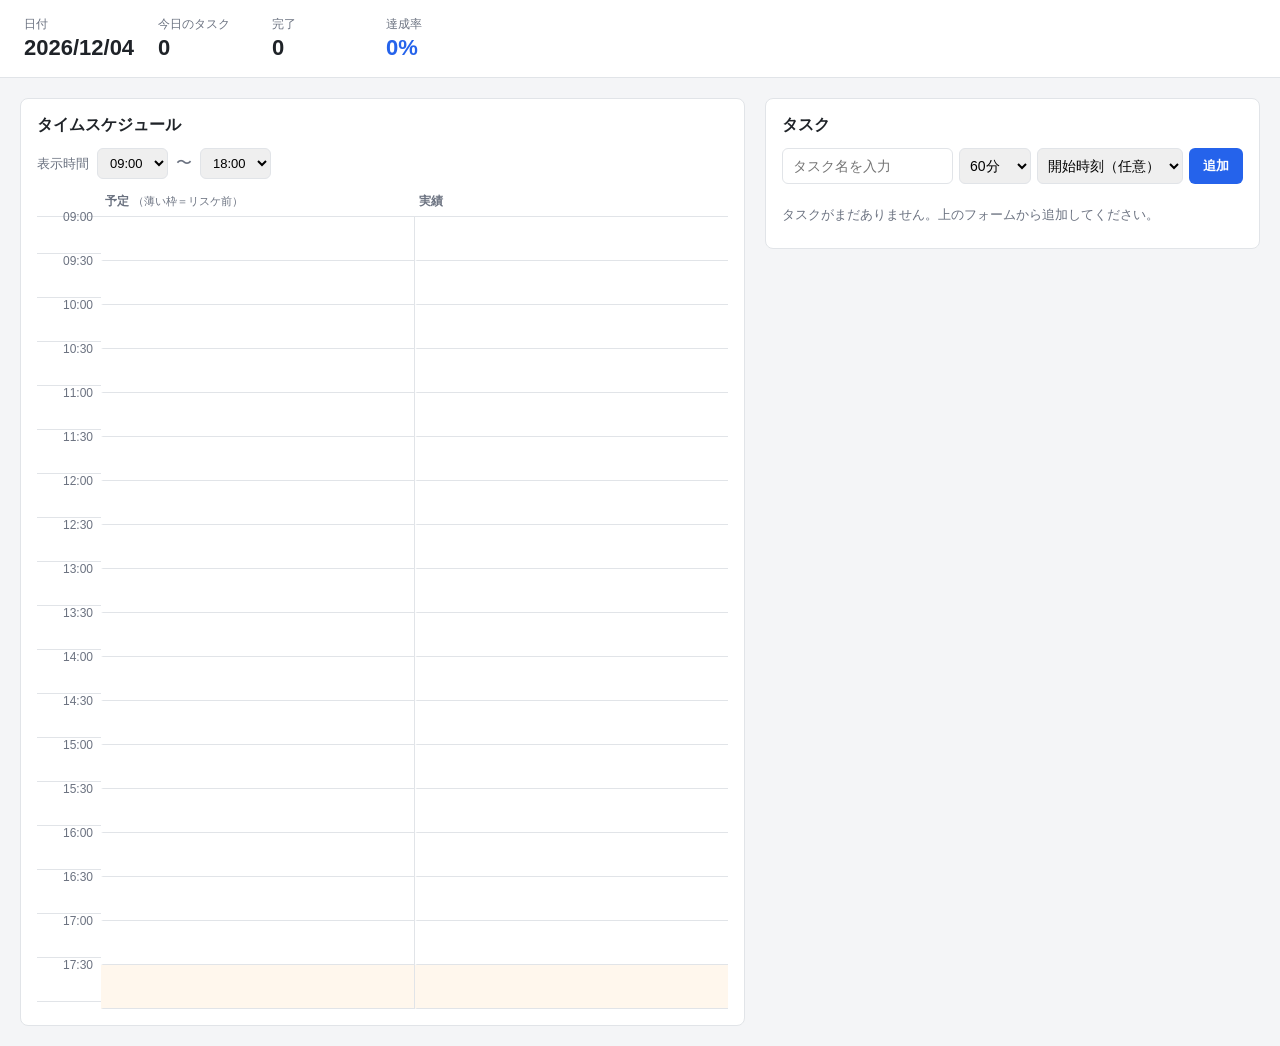
<file: index.html>
<!DOCTYPE html>
<html lang="ja">
<head>
<meta charset="UTF-8">
<meta name="viewport" content="width=device-width, initial-scale=1.0">
<title>今日のスケジュール</title>
<link rel="icon" href="data:image/svg+xml,<svg xmlns='http://www.w3.org/2000/svg' viewBox='0 0 100 100'><text y='.9em' font-size='90'>🗓️</text></svg>">
<link rel="stylesheet" href="css/style.css">
</head>
<body>
<header class="stats-bar" id="stats-bar">
  <div class="stat">
    <span class="stat-label">日付</span>
    <span class="stat-value" id="stat-date">-</span>
  </div>
  <div class="stat">
    <span class="stat-label">今日のタスク</span>
    <span class="stat-value" id="stat-total">0</span>
  </div>
  <div class="stat">
    <span class="stat-label">完了</span>
    <span class="stat-value" id="stat-done">0</span>
  </div>
  <div class="stat">
    <span class="stat-label">達成率</span>
    <span class="stat-value" id="stat-rate">0%</span>
  </div>
</header>

<main class="layout">
  <section class="schedule-panel">
    <h2 class="panel-title">タイムスケジュール</h2>
    <div class="schedule-settings">
      <label for="day-start-input">表示時間</label>
      <select id="day-start-input"></select>
      <span>〜</span>
      <select id="day-end-input"></select>
    </div>
    <div class="schedule-head">
      <div class="schedule-head-spacer"></div>
      <div class="schedule-head-label">予定<span class="schedule-head-hint">（薄い枠＝リスケ前）</span></div>
      <div class="schedule-head-label">実績</div>
    </div>
    <div class="schedule-grid" id="schedule-grid">
      <div class="time-col" id="time-col"></div>
      <div class="plan-col" id="plan-col"></div>
      <div class="actual-col" id="actual-col"></div>
    </div>
  </section>

  <section class="task-panel">
    <h2 class="panel-title">タスク</h2>
    <form class="task-add-form" id="task-add-form">
      <input type="text" id="task-name-input" placeholder="タスク名を入力" required>
      <select id="task-duration-input">
        <option value="30">30分</option>
        <option value="60" selected>60分</option>
        <option value="90">90分</option>
        <option value="120">120分</option>
      </select>
      <select id="task-start-input">
        <option value="">開始時刻（任意）</option>
      </select>
      <button type="submit">追加</button>
    </form>
    <ul class="task-list" id="task-list"></ul>
  </section>
</main>

<div class="modal-overlay" id="modal-overlay">
  <div class="modal">
    <h3 id="modal-title">予定を追加</h3>
    <form id="block-form">
      <div class="form-row">
        <label>開始</label>
        <select id="block-start"></select>
        <label>終了</label>
        <select id="block-end"></select>
      </div>
      <div class="form-row">
        <label>予定</label>
        <input type="text" id="block-plan-text" placeholder="例：図面作成" required>
      </div>
      <div class="original-info" id="original-info"></div>

      <hr>
      <h4>実績</h4>
      <div class="form-row">
        <label>実績開始</label>
        <select id="block-actual-start"></select>
        <label>実績終了</label>
        <select id="block-actual-end"></select>
      </div>
      <div class="form-row">
        <label>内容</label>
        <input type="text" id="block-actual-text" placeholder="実際に行った内容">
      </div>

      <div class="modal-actions">
        <button type="button" id="block-delete-btn" class="btn-danger">削除</button>
        <div class="modal-actions-right">
          <button type="button" id="block-cancel-btn" class="btn-secondary">キャンセル</button>
          <button type="submit" class="btn-primary">保存</button>
        </div>
      </div>
    </form>
  </div>
</div>

<script src="js/app.js"></script>
</body>
</html>
</file>
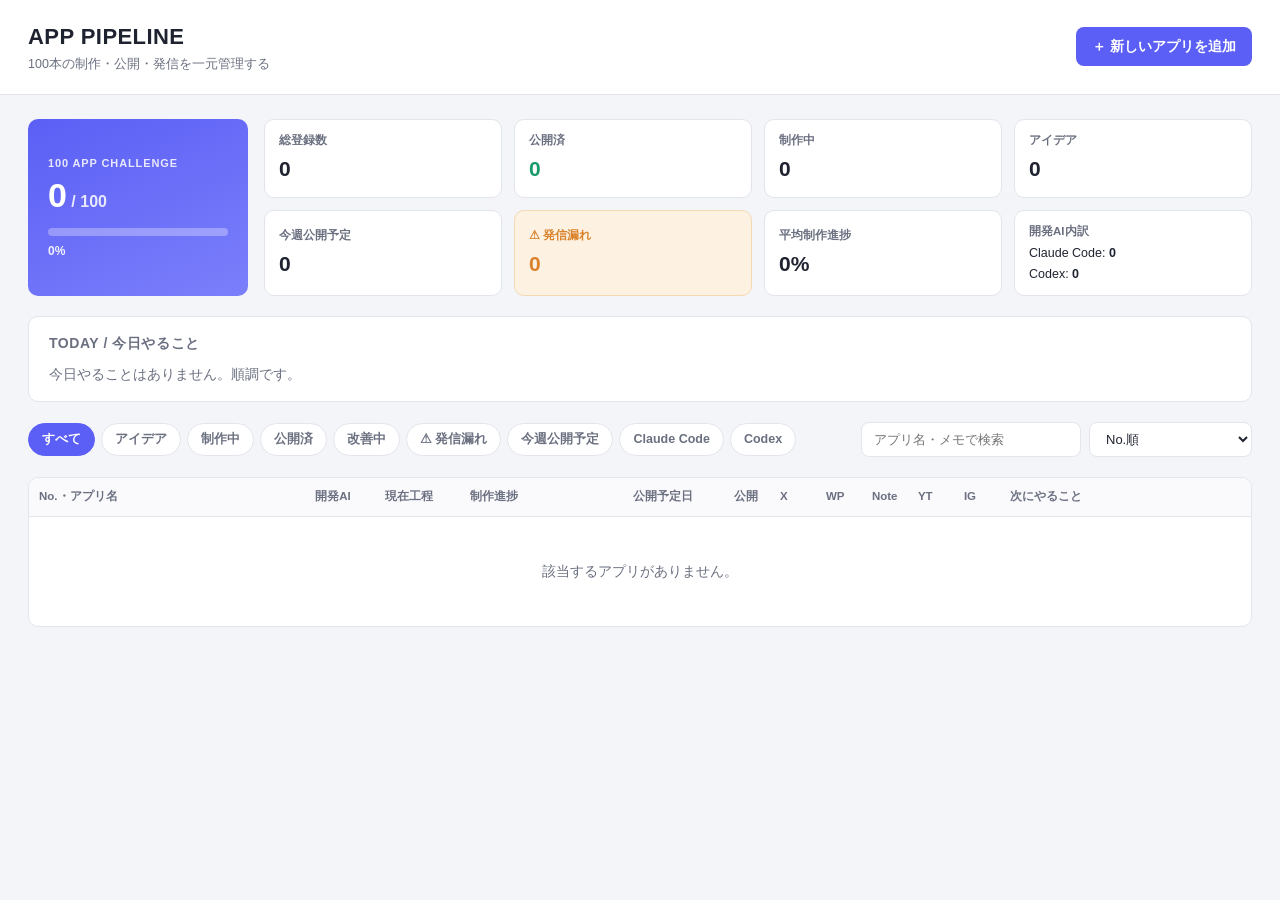
<file: app-pipeline/index.html>
<!DOCTYPE html>
<html lang="ja">
<head>
<meta charset="UTF-8">
<meta name="viewport" content="width=device-width, initial-scale=1.0">
<title>APP PIPELINE</title>
<link rel="icon" href="data:image/svg+xml,<svg xmlns='http://www.w3.org/2000/svg' viewBox='0 0 100 100'><text y='.9em' font-size='90'>🚀</text></svg>">
<link rel="stylesheet" href="css/style.css">
</head>
<body>

<header class="app-header">
  <div class="app-header-titles">
    <h1>APP PIPELINE</h1>
    <p class="app-subtitle">100本の制作・公開・発信を一元管理する</p>
  </div>
  <button type="button" class="btn-primary btn-add-app" id="open-add-app-btn">＋ 新しいアプリを追加</button>
</header>

<main class="layout">

  <section class="dashboard" id="dashboard">
    <div class="dashboard-hero">
      <div class="hero-label">100 APP CHALLENGE</div>
      <div class="hero-count"><span id="dash-count">0</span><span class="hero-count-max">&nbsp;/&nbsp;100</span></div>
      <div class="hero-progress-track">
        <div class="hero-progress-fill" id="dash-progress-fill"></div>
      </div>
      <div class="hero-progress-pct" id="dash-progress-pct">0%</div>
    </div>

    <div class="dashboard-stats" id="dashboard-stats">
      <div class="stat-card">
        <div class="stat-card-label">総登録数</div>
        <div class="stat-card-value" id="stat-total">0</div>
      </div>
      <div class="stat-card stat-card-good">
        <div class="stat-card-label">公開済</div>
        <div class="stat-card-value" id="stat-published">0</div>
      </div>
      <div class="stat-card">
        <div class="stat-card-label">制作中</div>
        <div class="stat-card-value" id="stat-inprogress">0</div>
      </div>
      <div class="stat-card">
        <div class="stat-card-label">アイデア</div>
        <div class="stat-card-value" id="stat-idea">0</div>
      </div>
      <div class="stat-card">
        <div class="stat-card-label">今週公開予定</div>
        <div class="stat-card-value" id="stat-week">0</div>
      </div>
      <div class="stat-card stat-card-warn" id="stat-leak-card">
        <div class="stat-card-label">⚠ 発信漏れ</div>
        <div class="stat-card-value" id="stat-leak">0</div>
      </div>
      <div class="stat-card">
        <div class="stat-card-label">平均制作進捗</div>
        <div class="stat-card-value" id="stat-avg-progress">0%</div>
      </div>
      <div class="stat-card stat-card-ai">
        <div class="stat-card-label">開発AI内訳</div>
        <div class="stat-card-value stat-card-ai-value">
          <span>Claude Code: <b id="stat-claude">0</b></span>
          <span>Codex: <b id="stat-codex">0</b></span>
        </div>
      </div>
    </div>
  </section>

  <section class="today-panel" id="today-panel">
    <h2 class="panel-title">TODAY / 今日やること</h2>
    <ul class="today-list" id="today-list"></ul>
    <p class="today-empty" id="today-empty" hidden>今日やることはありません。順調です。</p>
  </section>

  <section class="controls-bar">
    <div class="filter-chips" id="filter-chips">
      <button type="button" class="chip is-active" data-filter="all">すべて</button>
      <button type="button" class="chip" data-filter="アイデア">アイデア</button>
      <button type="button" class="chip" data-filter="制作中">制作中</button>
      <button type="button" class="chip" data-filter="公開済">公開済</button>
      <button type="button" class="chip" data-filter="改善中">改善中</button>
      <button type="button" class="chip chip-warn" data-filter="発信漏れ">⚠ 発信漏れ</button>
      <button type="button" class="chip" data-filter="今週公開予定">今週公開予定</button>
      <button type="button" class="chip" data-filter="Claude Code">Claude Code</button>
      <button type="button" class="chip" data-filter="Codex">Codex</button>
    </div>
    <div class="controls-right">
      <input type="search" id="search-input" placeholder="アプリ名・メモで検索">
      <select id="sort-select">
        <option value="no">No.順</option>
        <option value="new">新しい順</option>
        <option value="old">古い順</option>
        <option value="progress-desc">進捗が高い順</option>
        <option value="progress-asc">進捗が低い順</option>
        <option value="deadline">公開予定日が近い順</option>
      </select>
    </div>
  </section>

  <section class="table-panel">
    <div class="table-scroll">
      <table class="app-table">
        <thead>
          <tr>
            <th class="col-name">No.・アプリ名</th>
            <th>開発AI</th>
            <th>現在工程</th>
            <th class="col-progress">制作進捗</th>
            <th>公開予定日</th>
            <th class="col-check" title="GitHub Pages公開">公開</th>
            <th class="col-check" title="X投稿">X</th>
            <th class="col-check" title="WordPress掲載">WP</th>
            <th class="col-check" title="Note投稿">Note</th>
            <th class="col-check" title="YouTube投稿">YT</th>
            <th class="col-check" title="Instagram投稿">IG</th>
            <th class="col-next">次にやること</th>
          </tr>
        </thead>
        <tbody id="app-table-body"></tbody>
      </table>
    </div>
    <p class="table-empty" id="table-empty" hidden>該当するアプリがありません。</p>
  </section>

</main>

<!-- 新規アプリ追加モーダル -->
<div class="modal-overlay" id="add-app-overlay">
  <div class="modal">
    <h3>新しいアプリを追加</h3>
    <form id="add-app-form">
      <div class="form-row">
        <label for="new-app-name">アプリ名</label>
        <input type="text" id="new-app-name" required>
      </div>
      <div class="form-row">
        <label for="new-app-idea">アイデア概要</label>
        <textarea id="new-app-idea" rows="2"></textarea>
      </div>
      <div class="form-row form-row-split">
        <div>
          <label for="new-app-devai">開発AI</label>
          <select id="new-app-devai">
            <option value="未設定">未設定</option>
            <option value="Claude Code">Claude Code</option>
            <option value="Codex">Codex</option>
            <option value="その他">その他</option>
          </select>
        </div>
        <div>
          <label for="new-app-stage">現在工程</label>
          <select id="new-app-stage"></select>
        </div>
      </div>
      <div class="form-row form-row-split">
        <div>
          <label for="new-app-progress">制作進捗（%）</label>
          <input type="number" id="new-app-progress" min="0" max="100" step="1">
        </div>
        <div></div>
      </div>
      <div class="form-row form-row-split">
        <div>
          <label for="new-app-start">制作開始日</label>
          <input type="date" id="new-app-start">
        </div>
        <div>
          <label for="new-app-planned">公開予定日</label>
          <input type="date" id="new-app-planned">
        </div>
      </div>
      <div class="form-row">
        <label for="new-app-next">次にやること</label>
        <input type="text" id="new-app-next" placeholder="例：基本設計を書く">
      </div>
      <div class="form-row">
        <label for="new-app-memo">メモ</label>
        <textarea id="new-app-memo" rows="2"></textarea>
      </div>
      <div class="modal-actions">
        <div class="modal-actions-right">
          <button type="button" class="btn-secondary" id="add-app-cancel-btn">キャンセル</button>
          <button type="submit" class="btn-primary">登録</button>
        </div>
      </div>
    </form>
  </div>
</div>

<!-- アプリ詳細モーダル -->
<div class="modal-overlay" id="detail-overlay">
  <div class="modal modal-wide">
    <div class="detail-header">
      <h3><span id="detail-no" class="detail-no"></span><span id="detail-title">アプリ詳細</span></h3>
      <button type="button" class="btn-danger btn-delete-app" id="detail-delete-btn">このアプリを削除</button>
    </div>

    <div class="detail-body">
      <div class="detail-col">
        <div class="form-row">
          <label for="detail-name">アプリ名</label>
          <input type="text" id="detail-name">
        </div>
        <div class="form-row">
          <label for="detail-idea">アイデア概要</label>
          <textarea id="detail-idea" rows="2"></textarea>
        </div>
        <div class="form-row form-row-split">
          <div>
            <label for="detail-devai">開発AI</label>
            <select id="detail-devai">
              <option value="未設定">未設定</option>
              <option value="Claude Code">Claude Code</option>
              <option value="Codex">Codex</option>
              <option value="その他">その他</option>
            </select>
          </div>
          <div>
            <label for="detail-stage">現在工程</label>
            <select id="detail-stage"></select>
          </div>
        </div>
        <div class="form-row form-row-split">
          <div>
            <label for="detail-progress">制作進捗（%）</label>
            <input type="number" id="detail-progress" min="0" max="100" step="1">
          </div>
          <div></div>
        </div>
        <div class="form-row form-row-split">
          <div>
            <label for="detail-start">制作開始日</label>
            <input type="date" id="detail-start">
          </div>
          <div>
            <label for="detail-planned">公開予定日</label>
            <input type="date" id="detail-planned">
          </div>
        </div>
        <div class="form-row">
          <label for="detail-published">公開日</label>
          <input type="date" id="detail-published">
        </div>
        <div class="form-row">
          <label for="detail-app-url">アプリURL</label>
          <input type="text" id="detail-app-url" placeholder="https://...">
        </div>
        <div class="form-row">
          <label for="detail-github-url">GitHub URL</label>
          <input type="text" id="detail-github-url" placeholder="https://github.com/...">
        </div>
        <div class="form-row">
          <label for="detail-next">次にやること</label>
          <input type="text" id="detail-next">
        </div>
        <div class="form-row">
          <label for="detail-memo">メモ</label>
          <textarea id="detail-memo" rows="3"></textarea>
        </div>
      </div>

      <div class="detail-col">
        <div class="detail-outreach-block">
          <h4>発信管理</h4>
          <label class="checkbox-row"><input type="checkbox" id="detail-out-githubPages"> GitHub Pages公開<span class="tag-required">必須</span></label>
          <label class="checkbox-row"><input type="checkbox" id="detail-out-x"> X投稿<span class="tag-required">必須</span></label>
          <label class="checkbox-row"><input type="checkbox" id="detail-out-wordpress"> WordPress掲載<span class="tag-required">必須</span></label>
          <label class="checkbox-row"><input type="checkbox" id="detail-out-note"> Note投稿<span class="tag-semi">準必須</span></label>
          <label class="checkbox-row"><input type="checkbox" id="detail-out-youtube"> YouTube投稿<span class="tag-optional">任意</span></label>
          <label class="checkbox-row"><input type="checkbox" id="detail-out-instagram"> Instagram投稿<span class="tag-optional">任意</span></label>
          <p class="leak-note" id="detail-leak-note" hidden>⚠ 発信漏れ：GitHub Pages・X・WordPressのいずれかが未完了です</p>
        </div>

        <div class="fix-history-block">
          <h4>修正・改善履歴</h4>
          <ul class="fix-history-list" id="fix-history-list"></ul>
          <form id="fix-history-form" class="fix-history-form">
            <input type="text" id="fix-content" placeholder="修正内容" required>
            <input type="date" id="fix-planned-date" title="修正予定日">
            <select id="fix-status">
              <option value="未着手">未着手</option>
              <option value="修正中">修正中</option>
              <option value="完了">完了</option>
            </select>
            <input type="date" id="fix-published-date" title="修正公開日">
            <button type="submit" class="btn-secondary">追加</button>
          </form>
        </div>
      </div>
    </div>

    <div class="modal-actions">
      <div class="modal-actions-right">
        <button type="button" class="btn-primary" id="detail-close-btn">閉じる</button>
      </div>
    </div>
  </div>
</div>

<script src="js/app.js"></script>
</body>
</html>
</file>
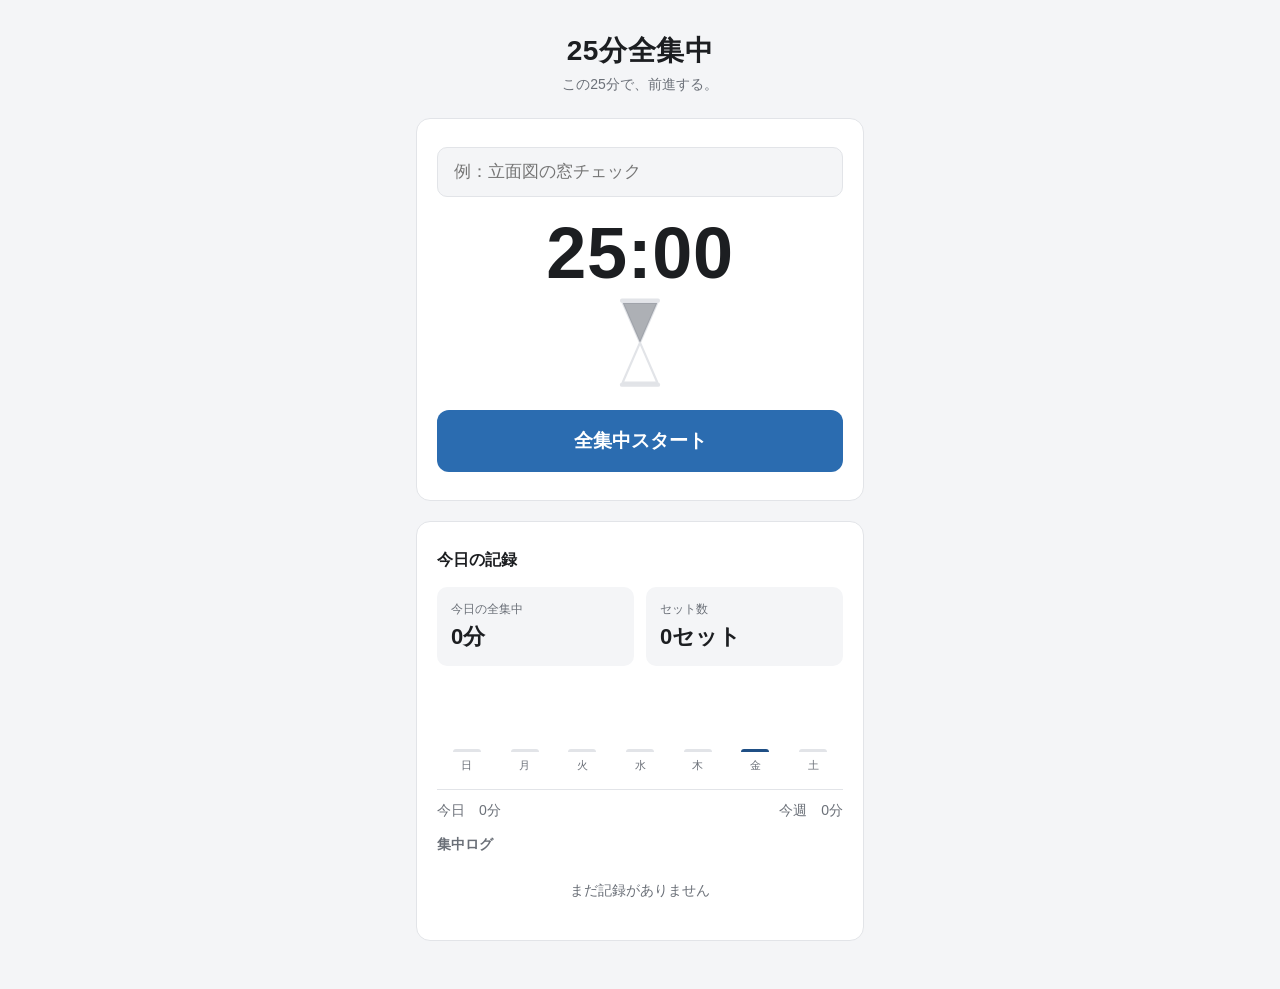
<file: focus25/index.html>
<!DOCTYPE html>
<html lang="ja">
<head>
<meta charset="UTF-8">
<meta name="viewport" content="width=device-width, initial-scale=1.0">
<title>25分全集中</title>
<link rel="icon" href="data:image/svg+xml,<svg xmlns='http://www.w3.org/2000/svg' viewBox='0 0 100 100'><text y='.9em' font-size='90'>⏱️</text></svg>">
<link rel="stylesheet" href="css/style.css">
</head>
<body>

<header class="app-header">
  <h1 class="app-title">25分全集中</h1>
  <p class="app-subcopy">この25分で、前進する。</p>
</header>

<main class="layout">

  <!-- 待機画面: テーマ入力してスタート -->
  <section class="card timer-card" id="screen-idle">
    <input
      type="text"
      id="theme-input"
      class="theme-input"
      placeholder="例：立面図の窓チェック"
      maxlength="60"
      autocomplete="off"
    >
    <div class="dial">
      <div class="timer-display" id="idle-timer-display">25:00</div>
      <svg class="hourglass" viewBox="0 0 60 110" aria-hidden="true" focusable="false">
        <defs>
          <clipPath id="hg-top-idle"><polygon points="10,9 50,9 30,55"></polygon></clipPath>
          <clipPath id="hg-bottom-idle"><polygon points="10,101 50,101 30,55"></polygon></clipPath>
        </defs>
        <rect class="hg-cap" x="7" y="4" width="46" height="5" rx="2"></rect>
        <rect class="hg-cap" x="7" y="101" width="46" height="5" rx="2"></rect>
        <path class="hg-glass" d="M10,9 L50,9 L30,55 L50,101 L10,101 L30,55 Z"></path>
        <g clip-path="url(#hg-top-idle)">
          <rect class="hg-sand" x="10" y="9" width="40" height="46"></rect>
        </g>
        <g clip-path="url(#hg-bottom-idle)">
          <rect class="hg-sand" x="10" y="101" width="40" height="0"></rect>
        </g>
      </svg>
    </div>
    <button type="button" class="btn-start" id="start-btn">全集中スタート</button>
  </section>

  <!-- 集中中画面 -->
  <section class="card timer-card is-hidden" id="screen-focus">
    <p class="running-theme" id="focus-theme-display"></p>
    <div class="dial dial-running">
      <div class="timer-display timer-display-running" id="focus-timer-display">25:00</div>
      <svg class="hourglass" viewBox="0 0 60 110" aria-hidden="true" focusable="false">
        <defs>
          <clipPath id="hg-top-focus"><polygon points="10,9 50,9 30,55"></polygon></clipPath>
          <clipPath id="hg-bottom-focus"><polygon points="10,101 50,101 30,55"></polygon></clipPath>
        </defs>
        <rect class="hg-cap" x="7" y="4" width="46" height="5" rx="2"></rect>
        <rect class="hg-cap" x="7" y="101" width="46" height="5" rx="2"></rect>
        <path class="hg-glass" d="M10,9 L50,9 L30,55 L50,101 L10,101 L30,55 Z"></path>
        <g clip-path="url(#hg-top-focus)">
          <rect class="hg-sand" id="focus-hg-top" x="10" y="9" width="40" height="46"></rect>
        </g>
        <g clip-path="url(#hg-bottom-focus)">
          <rect class="hg-sand" id="focus-hg-bottom" x="10" y="101" width="40" height="0"></rect>
        </g>
      </svg>
    </div>
    <div class="focus-controls">
      <button type="button" class="btn-secondary" id="pause-btn">一時停止</button>
      <button type="button" class="btn-secondary btn-end" id="end-btn">終了</button>
    </div>
  </section>

  <!-- 25分終了画面 -->
  <section class="card timer-card is-hidden" id="screen-focus-done">
    <p class="done-headline">25分全集中 完了</p>
    <div class="done-theme-block is-hidden" id="done-theme-block">
      <p class="done-theme" id="done-theme-text"></p>
      <p class="done-check">✓ 25分全集中</p>
    </div>
    <div class="done-actions">
      <button type="button" class="btn-start" id="start-break-btn">5分休憩</button>
      <button type="button" class="btn-secondary" id="skip-break-btn">次の25分へ</button>
    </div>
  </section>

  <!-- 休憩画面 -->
  <section class="card timer-card is-hidden" id="screen-break">
    <p class="running-theme">休憩</p>
    <div class="dial dial-break">
      <div class="timer-display timer-display-break" id="break-timer-display">05:00</div>
      <svg class="hourglass" viewBox="0 0 60 110" aria-hidden="true" focusable="false">
        <defs>
          <clipPath id="hg-top-break"><polygon points="10,9 50,9 30,55"></polygon></clipPath>
          <clipPath id="hg-bottom-break"><polygon points="10,101 50,101 30,55"></polygon></clipPath>
        </defs>
        <rect class="hg-cap" x="7" y="4" width="46" height="5" rx="2"></rect>
        <rect class="hg-cap" x="7" y="101" width="46" height="5" rx="2"></rect>
        <path class="hg-glass" d="M10,9 L50,9 L30,55 L50,101 L10,101 L30,55 Z"></path>
        <g clip-path="url(#hg-top-break)">
          <rect class="hg-sand" id="break-hg-top" x="10" y="9" width="40" height="46"></rect>
        </g>
        <g clip-path="url(#hg-bottom-break)">
          <rect class="hg-sand" id="break-hg-bottom" x="10" y="101" width="40" height="0"></rect>
        </g>
      </svg>
    </div>
  </section>

  <!-- 休憩終了画面 -->
  <section class="card timer-card is-hidden" id="screen-break-done">
    <p class="done-headline">休憩終了</p>
    <button type="button" class="btn-start" id="next-focus-btn">次の25分へ</button>
  </section>

  <!-- 記録 -->
  <section class="card records-card">
    <h2 class="records-title">今日の記録</h2>
    <div class="records-summary">
      <div class="summary-item">
        <span class="summary-label">今日の全集中</span>
        <span class="summary-value" id="today-total">0分</span>
      </div>
      <div class="summary-item">
        <span class="summary-label">セット数</span>
        <span class="summary-value" id="today-sets">0セット</span>
      </div>
    </div>

    <div class="week-chart" id="week-chart"></div>

    <div class="totals-row">
      <span id="totals-today">今日　0分</span>
      <span id="totals-week">今週　0分</span>
    </div>

    <h3 class="log-title">集中ログ</h3>
    <ul class="log-list" id="log-list">
      <li class="log-empty" id="log-empty">まだ記録がありません</li>
    </ul>
  </section>

</main>

<!-- 終了確認モーダル -->
<div class="modal-overlay is-hidden" id="end-confirm-overlay">
  <div class="modal-card" role="alertdialog" aria-modal="true" aria-labelledby="end-confirm-title">
    <p class="modal-title" id="end-confirm-title">集中を終了しますか？</p>
    <p class="modal-body" id="end-confirm-body"></p>
    <div class="modal-actions">
      <button type="button" class="btn-secondary" id="end-confirm-cancel">キャンセル</button>
      <button type="button" class="btn-danger" id="end-confirm-ok">終了する</button>
    </div>
  </div>
</div>

<script src="js/app.js"></script>
</body>
</html>
</file>
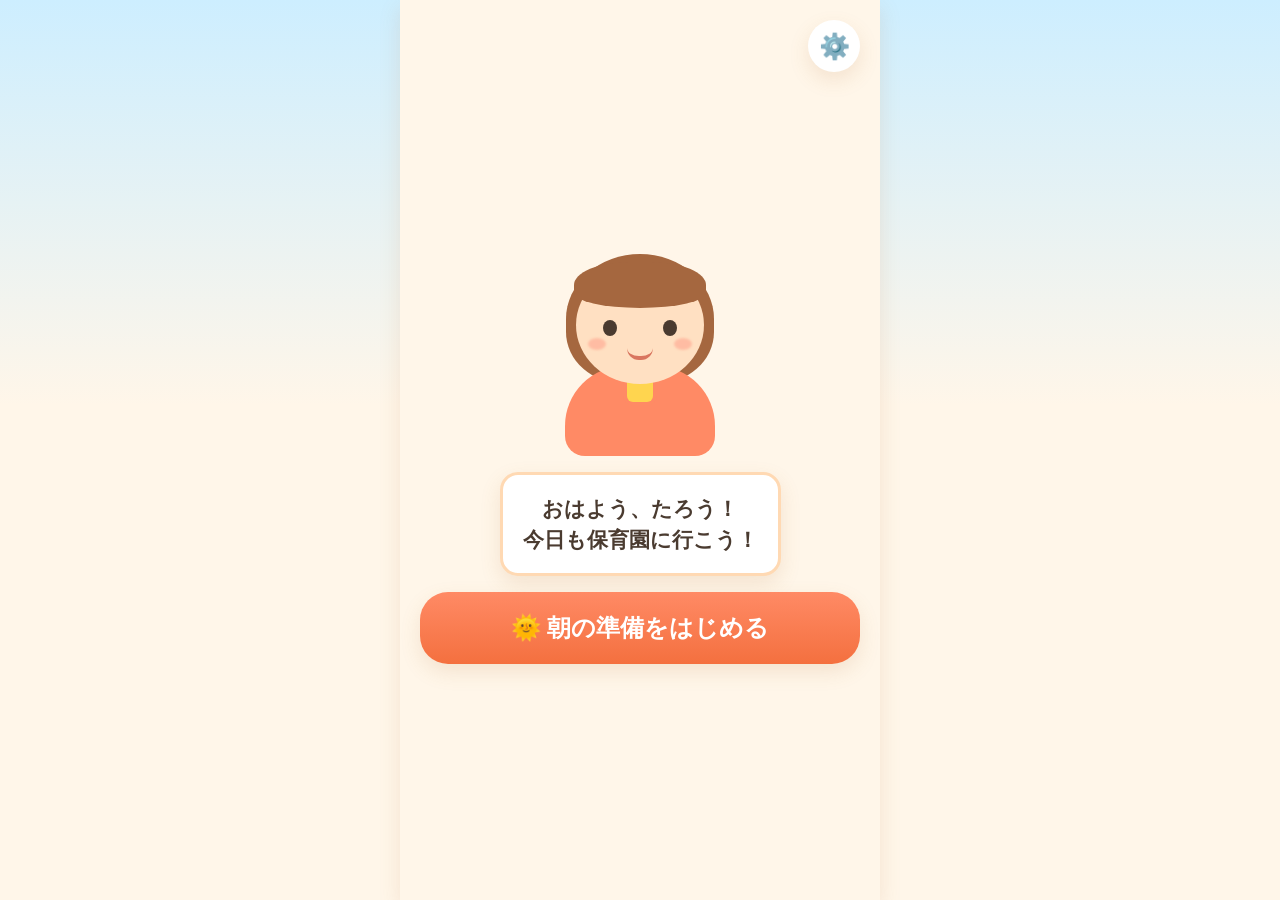
<file: hoiku-oshitaku-ai/index.html>
<!DOCTYPE html>
<html lang="ja">
<head>
<meta charset="UTF-8">
<meta name="viewport" content="width=device-width, initial-scale=1, viewport-fit=cover">
<title>保育園おしたくAI</title>
<link rel="stylesheet" href="css/style.css">
</head>
<body>
<div id="app">

  <!-- 画面1: スタート -->
  <section class="screen active" data-screen="start">
    <button id="settings-btn-start" class="icon-btn settings-icon" aria-label="おうちの人向け設定">⚙️</button>

    <div class="character talking-capable" id="character-start">
      <div class="char-hair-back"></div>
      <div class="char-head">
        <div class="char-cheek left"></div>
        <div class="char-cheek right"></div>
        <div class="char-eyes">
          <span class="char-eye"></span>
          <span class="char-eye"></span>
        </div>
        <div class="char-mouth"></div>
      </div>
      <div class="char-hair-front"></div>
      <div class="char-body"></div>
    </div>

    <div class="speech-bubble" id="start-bubble">おはよう！</div>

    <button id="start-btn" class="big-btn primary-btn">🌞 朝の準備をはじめる</button>
  </section>

  <!-- 画面2: AI会話（ミッション進行） -->
  <section class="screen" data-screen="chat">
    <div class="top-bar">
      <div class="progress-wrap">
        <div class="progress-label" id="progress-label">あさのミッション 0 / 0</div>
        <div class="progress-bar"><div class="progress-fill" id="progress-fill"></div></div>
      </div>
      <div class="mini-puzzle" id="mini-puzzle" aria-label="パズルのすすみぐあい"></div>
    </div>

    <div class="character talking-capable" id="character-chat">
      <div class="char-hair-back"></div>
      <div class="char-head">
        <div class="char-cheek left"></div>
        <div class="char-cheek right"></div>
        <div class="char-eyes">
          <span class="char-eye"></span>
          <span class="char-eye"></span>
        </div>
        <div class="char-mouth"></div>
      </div>
      <div class="char-hair-front"></div>
      <div class="char-body"></div>
    </div>

    <div class="speech-bubble" id="chat-bubble">じゅんびはいいかな？</div>

    <div class="mission-actions">
      <p class="voice-hint" id="voice-hint">こえでこたえてね（ボタンでもOK！）</p>
      <button id="mic-btn" class="mic-btn" aria-label="はなす">🎤</button>
      <div class="answer-buttons">
        <button class="answer-btn done-btn" data-answer="done" type="button">✅ できた！</button>
        <button class="answer-btn wait-btn" data-answer="wait" type="button">⏳ まだだよ</button>
        <button class="answer-btn unsure-btn" data-answer="unsure" type="button">❓ わからない</button>
      </div>
    </div>
    <p class="mic-status" id="mic-status" aria-live="polite"></p>
  </section>

  <!-- 画面3: パズル完成 -->
  <section class="screen" data-screen="complete">
    <h1 class="complete-title">🎉 コンプリート！ 🎉</h1>
    <div class="puzzle-full" id="puzzle-full"></div>

    <div class="character talking-capable small" id="character-complete">
      <div class="char-hair-back"></div>
      <div class="char-head">
        <div class="char-cheek left"></div>
        <div class="char-cheek right"></div>
        <div class="char-eyes">
          <span class="char-eye"></span>
          <span class="char-eye"></span>
        </div>
        <div class="char-mouth"></div>
      </div>
      <div class="char-hair-front"></div>
      <div class="char-body"></div>
    </div>

    <div class="speech-bubble" id="complete-bubble">全部できたね！</div>

    <button id="go-btn" class="big-btn primary-btn">🏫 保育園に行こう！</button>
    <button id="restart-btn" class="text-btn" type="button">もういちどはじめから</button>
  </section>

  <!-- 画面4: おうちの人向け設定 -->
  <section class="screen" data-screen="settings">
    <div class="settings-header">
      <button id="settings-back-btn" class="icon-btn" aria-label="もどる">←</button>
      <h2>おうちの人向け設定</h2>
    </div>

    <label class="settings-field">
      <span>子どものなまえ</span>
      <input type="text" id="child-name-input" maxlength="10" placeholder="例：たろう">
    </label>

    <h3 class="settings-subheading">使うミッション（ON/OFF・順番）</h3>
    <ul id="mission-settings-list" class="mission-settings-list"></ul>
  </section>

</div>

<script src="js/data.js"></script>
<script src="js/voice-engine.js"></script>
<script src="js/app.js"></script>
</body>
</html>
</file>
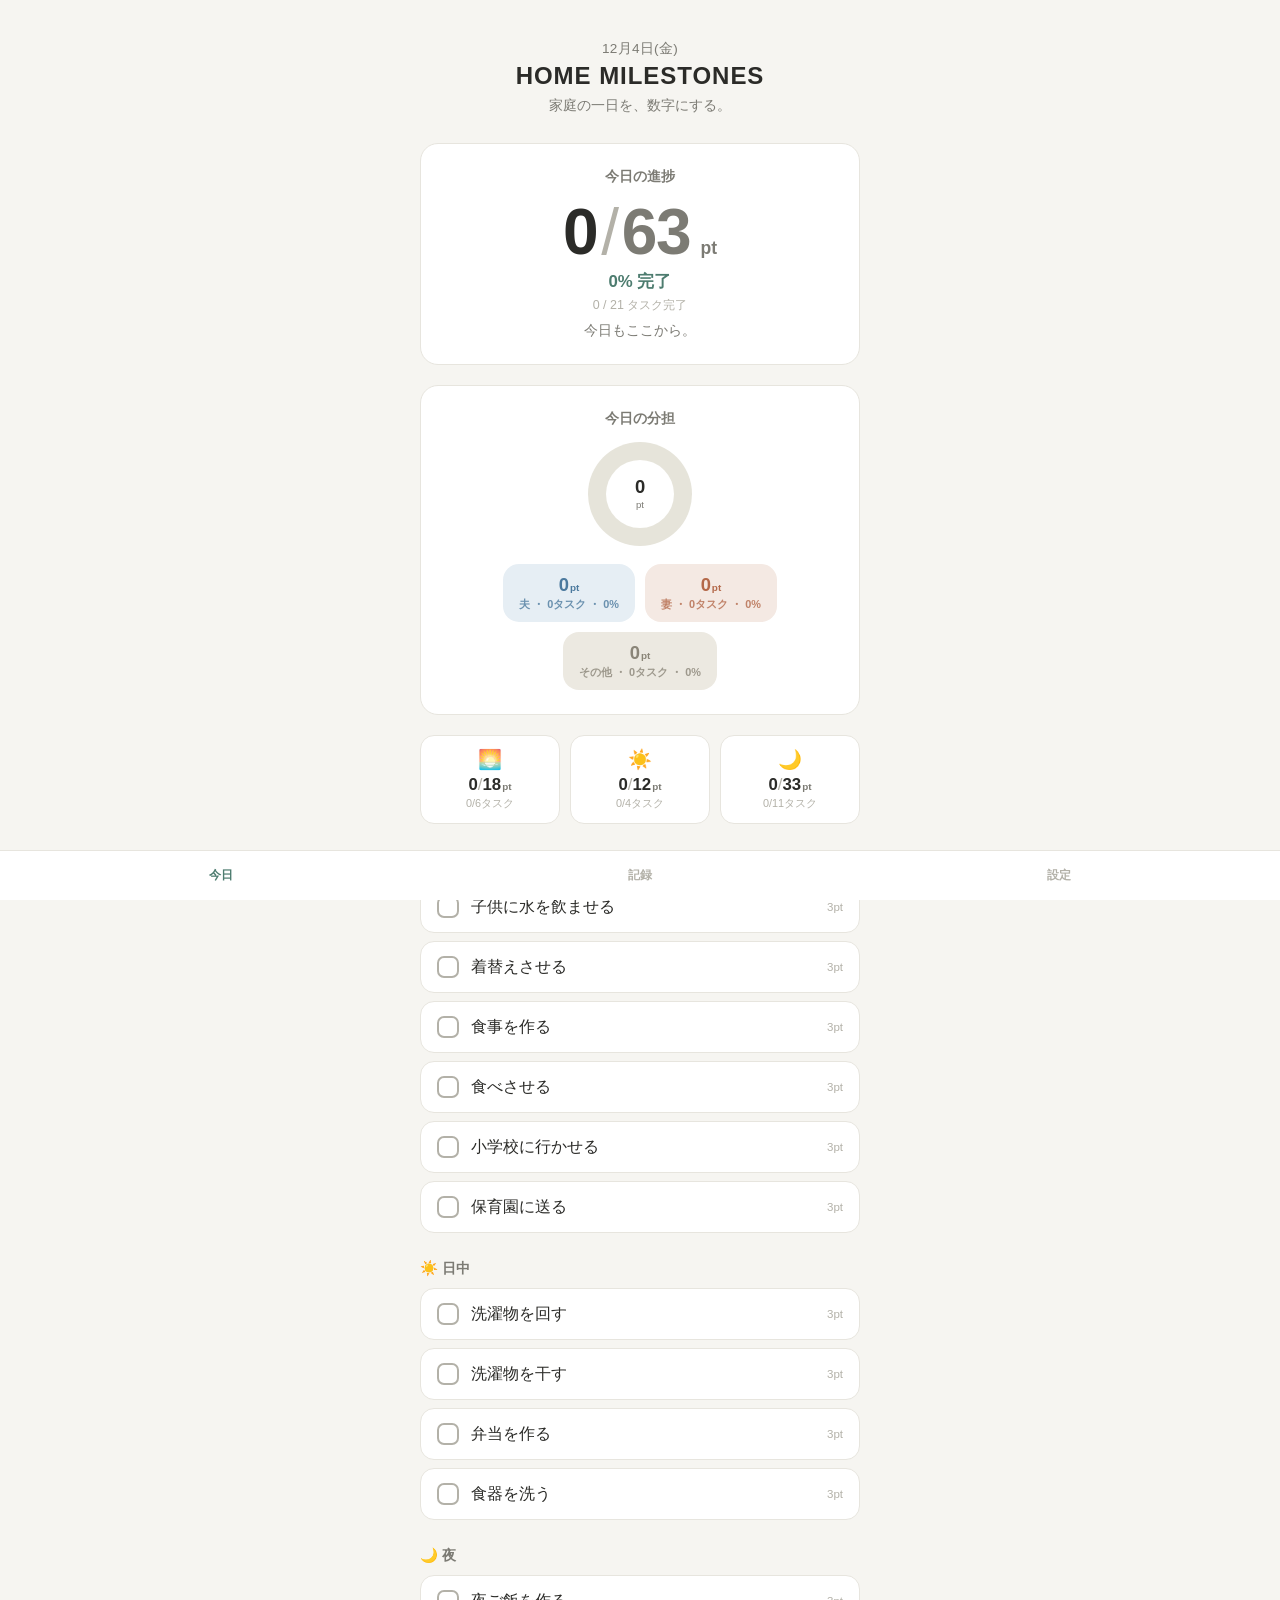
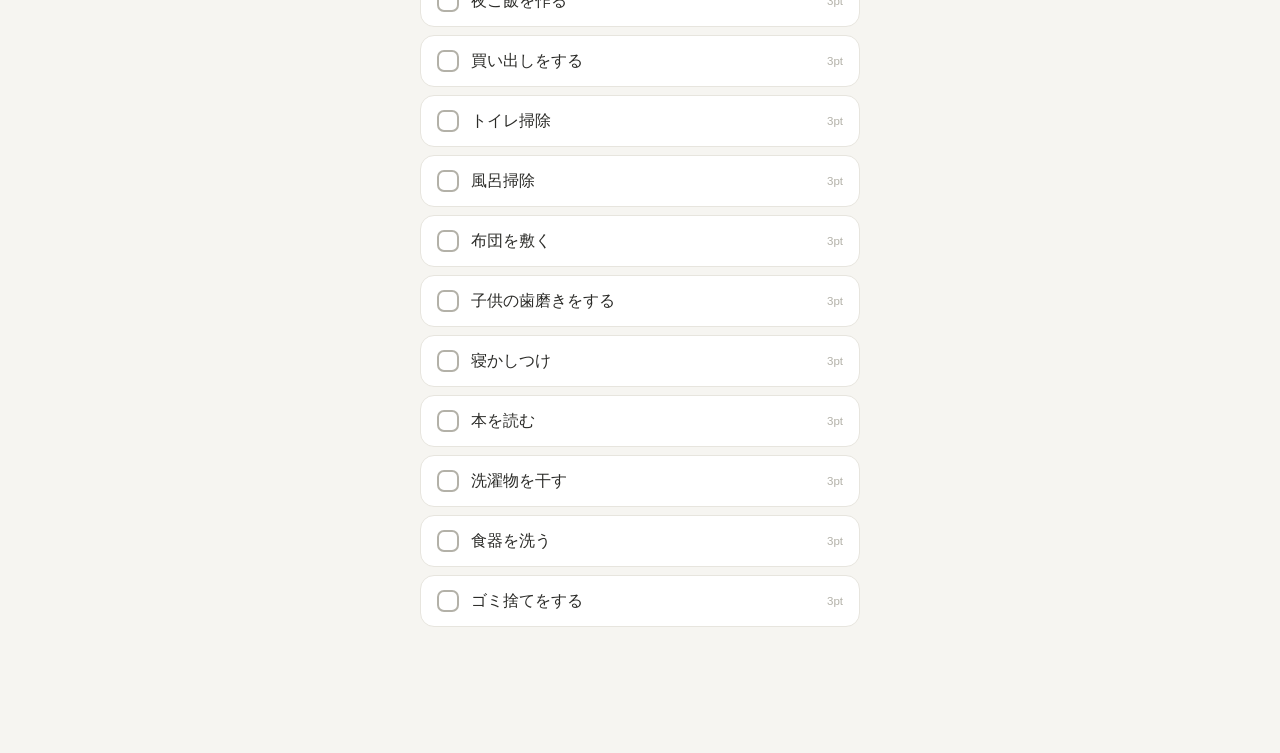
<file: kaji-kashika-app/index.html>
<!DOCTYPE html>
<html lang="ja">
<head>
<meta charset="UTF-8">
<meta name="viewport" content="width=device-width, initial-scale=1.0">
<title>HOME MILESTONES</title>
<link rel="icon" href="data:image/svg+xml,<svg xmlns='http://www.w3.org/2000/svg' viewBox='0 0 100 100'><text y='.9em' font-size='90'>🏠</text></svg>">
<link rel="stylesheet" href="css/style.css">
</head>
<body>
<header class="app-header">
  <p class="app-date" id="app-date">-</p>
  <h1 class="app-title">HOME MILESTONES</h1>
  <p class="app-subcopy">家庭の一日を、数字にする。</p>
</header>

<main class="view" id="view-today">
  <section class="card hero-card">
    <h2 class="section-title">今日の進捗</h2>
    <div class="big-stat">
      <span class="big-stat-fraction">
        <span id="done-count">0</span><span class="big-stat-slash">/</span><span id="total-count">0</span>
      </span>
      <span class="big-stat-unit">pt</span>
    </div>
    <p class="big-stat-percent" id="percent-label">0% 完了</p>
    <p class="task-count-sub" id="task-count-sub">0 / 0 タスク完了</p>
    <p class="progress-message" id="progress-message">今日もここから。</p>
  </section>

  <section class="card share-card">
    <h2 class="section-title">今日の分担</h2>
    <div class="pie-chart" id="pie-chart">
      <div class="pie-chart-hole">
        <span class="pie-chart-hole-count" id="pie-total">0</span>
        <span class="pie-chart-hole-label">pt</span>
      </div>
    </div>
    <div class="assignee-summary" id="assignee-summary"></div>
  </section>

  <div class="time-summary" id="time-summary"></div>
  <div class="task-groups" id="task-groups"></div>
</main>

<main class="view" id="view-history" hidden>
  <div class="range-tabs" id="range-tabs">
    <button type="button" class="range-tab active" data-range="today">今日</button>
    <button type="button" class="range-tab" data-range="7">過去7日</button>
    <button type="button" class="range-tab" data-range="30">過去30日</button>
  </div>

  <section class="card share-card">
    <h2 class="section-title" id="history-summary-title">今日</h2>
    <p class="history-summary-total" id="history-summary-total">0pt 完了</p>
    <p class="task-count-sub" id="history-summary-tasks-sub">0 / 0 タスク完了</p>
    <div class="pie-chart" id="history-pie-chart">
      <div class="pie-chart-hole">
        <span class="pie-chart-hole-count" id="history-pie-total">0</span>
        <span class="pie-chart-hole-label">pt</span>
      </div>
    </div>
    <div class="assignee-summary" id="history-legend"></div>
  </section>

  <div class="day-list" id="day-list"></div>
</main>

<main class="view" id="view-settings" hidden>
  <section class="card settings-card">
    <h2 class="section-title">家族</h2>
    <ul class="family-list">
      <li><span class="dot husband"></span>夫</li>
      <li><span class="dot wife"></span>妻</li>
      <li><span class="dot other"></span>その他</li>
    </ul>
  </section>

  <section class="card settings-card">
    <h2 class="section-title">タスクを編集</h2>
    <p class="settings-note">ポイントは家族で相談して決めてください。</p>
    <div class="edit-groups" id="edit-groups"></div>
  </section>
</main>

<nav class="bottom-nav">
  <button type="button" class="nav-btn active" data-view="today">今日</button>
  <button type="button" class="nav-btn" data-view="history">記録</button>
  <button type="button" class="nav-btn" data-view="settings">設定</button>
</nav>

<script src="js/app.js"></script>
</body>
</html>
</file>
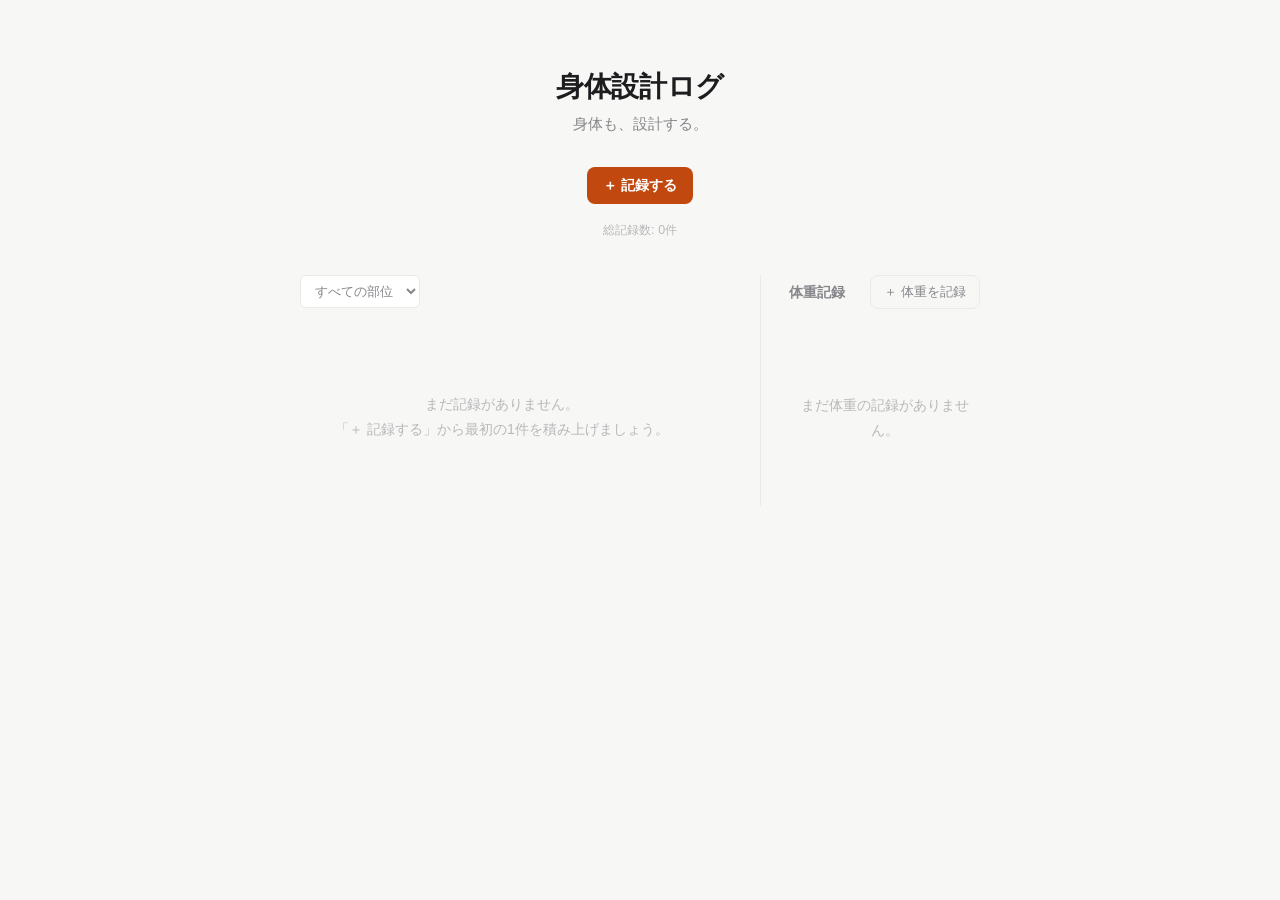
<file: kintore-log/index.html>
<!DOCTYPE html>
<html lang="ja">
<head>
<meta charset="UTF-8">
<meta name="viewport" content="width=device-width, initial-scale=1.0">
<title>身体設計ログ</title>
<link rel="icon" href="data:image/svg+xml,<svg xmlns='http://www.w3.org/2000/svg' viewBox='0 0 100 100'><text y='.9em' font-size='90'>📐</text></svg>">
<link rel="stylesheet" href="css/style.css">
</head>
<body>
<header class="app-header">
  <h1 class="app-title">身体設計ログ</h1>
  <p class="app-subcopy">身体も、設計する。</p>
  <button type="button" class="btn-primary btn-add" id="add-workout-btn">＋ 記録する</button>
  <p class="record-count" id="record-count">総記録数: 0件</p>
</header>

<main class="layout">
  <section class="panel-workouts">
    <div class="panel-head">
      <select id="part-filter" aria-label="部位で絞り込み">
        <option value="">すべての部位</option>
        <option value="胸">胸</option>
        <option value="背中">背中</option>
        <option value="肩">肩</option>
        <option value="腕">腕</option>
        <option value="脚">脚</option>
        <option value="腹筋">腹筋</option>
        <option value="その他">その他</option>
      </select>
    </div>
    <div class="workout-feed" id="workout-feed"></div>
  </section>

  <section class="panel-weight">
    <div class="panel-head">
      <h2 class="panel-title">体重記録</h2>
      <button type="button" class="btn-secondary" id="add-weight-btn">＋ 体重を記録</button>
    </div>
    <div class="weight-list" id="weight-list"></div>
  </section>
</main>

<!-- 記録 追加/編集 モーダル -->
<div class="modal-overlay" id="workout-modal-overlay" hidden>
  <div class="modal">
    <h3 id="workout-modal-title">記録する</h3>
    <form id="workout-form">
      <div class="form-row">
        <label for="workout-part-input">部位</label>
        <select id="workout-part-input" required>
          <option value="胸">胸</option>
          <option value="背中">背中</option>
          <option value="肩">肩</option>
          <option value="腕">腕</option>
          <option value="脚">脚</option>
          <option value="腹筋">腹筋</option>
          <option value="その他">その他</option>
        </select>
      </div>
      <div class="form-row">
        <label for="workout-exercise-input">種目</label>
        <input type="text" id="workout-exercise-input" placeholder="例：ベンチプレス" required autocomplete="off">
        <div class="exercise-suggestions" id="exercise-suggestions" hidden></div>
        <p class="prev-record-hint" id="prev-record-hint" hidden></p>
      </div>
      <div class="form-row form-row-triple">
        <div class="triple-field">
          <label for="workout-weight-input">重量(kg)</label>
          <input type="number" id="workout-weight-input" step="0.5" min="0" required>
        </div>
        <div class="triple-field">
          <label for="workout-reps-input">回数</label>
          <input type="number" id="workout-reps-input" step="1" min="1" required>
        </div>
        <div class="triple-field">
          <label for="workout-sets-input">セット数</label>
          <input type="number" id="workout-sets-input" step="1" min="1" required>
        </div>
      </div>
      <div class="form-row">
        <label for="workout-date-input">日付</label>
        <input type="date" id="workout-date-input" required>
      </div>
      <div class="form-row form-row-block">
        <label for="workout-memo-input">メモ（任意）</label>
        <textarea id="workout-memo-input" rows="2"></textarea>
      </div>
      <div class="modal-actions">
        <button type="button" class="btn-danger" id="workout-delete-btn" hidden>削除</button>
        <div class="modal-actions-right">
          <button type="button" class="btn-secondary" id="workout-cancel-btn">キャンセル</button>
          <button type="submit" class="btn-primary">保存</button>
        </div>
      </div>
    </form>
  </div>
</div>

<!-- 体重 追加/編集 モーダル -->
<div class="modal-overlay" id="weight-modal-overlay" hidden>
  <div class="modal">
    <h3 id="weight-modal-title">体重を記録</h3>
    <form id="weight-form">
      <div class="form-row">
        <label for="weight-date-input">日付</label>
        <input type="date" id="weight-date-input" required>
      </div>
      <div class="form-row">
        <label for="weight-value-input">体重(kg)</label>
        <input type="number" id="weight-value-input" step="0.1" min="0" required>
      </div>
      <div class="modal-actions">
        <button type="button" class="btn-danger" id="weight-delete-btn" hidden>削除</button>
        <div class="modal-actions-right">
          <button type="button" class="btn-secondary" id="weight-cancel-btn">キャンセル</button>
          <button type="submit" class="btn-primary">保存</button>
        </div>
      </div>
    </form>
  </div>
</div>

<script src="js/app.js"></script>
</body>
</html>
</file>
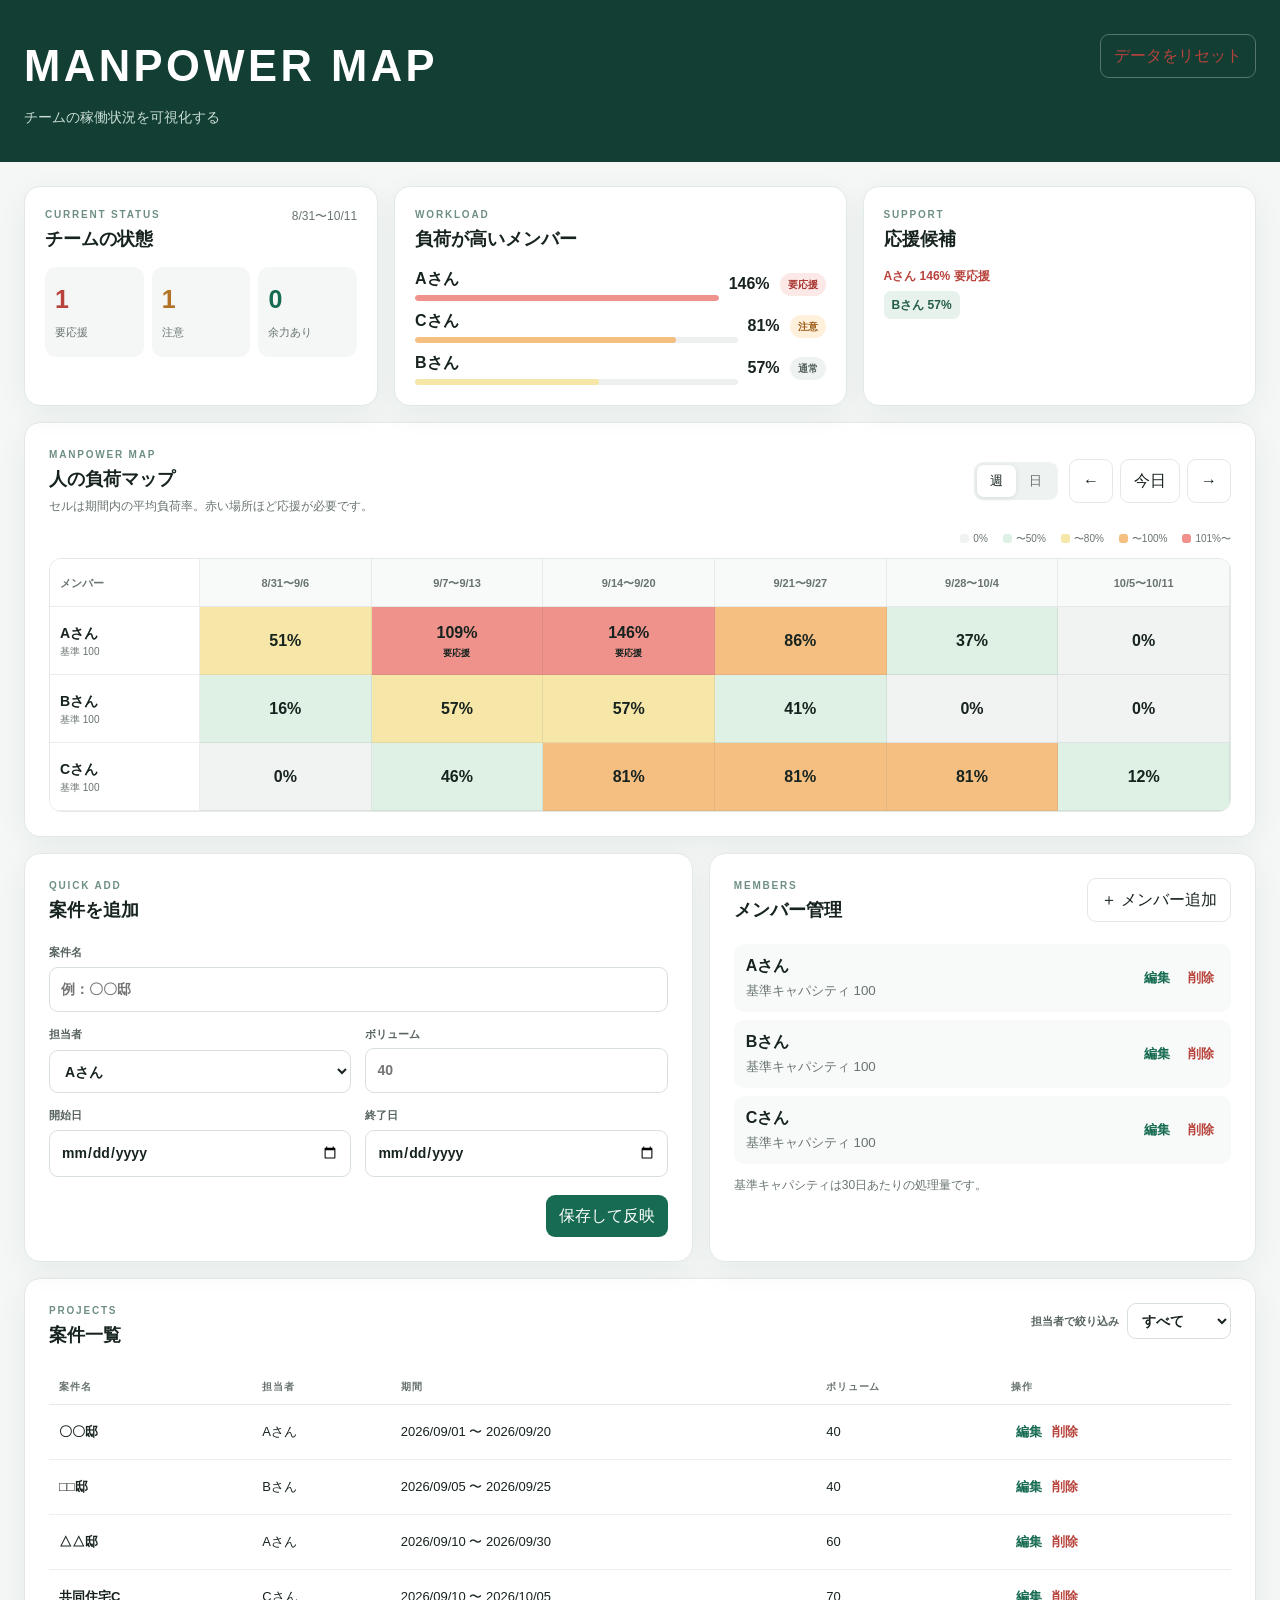
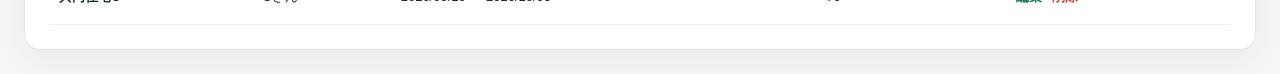
<file: manpower-dashboard/index.html>
<!doctype html>
<html lang="ja">
<head>
  <meta charset="UTF-8">
  <meta name="viewport" content="width=device-width, initial-scale=1.0">
  <meta name="description" content="チームメンバーごとの案件負荷を見える化するマンパワー管理アプリ">
  <title>MANPOWER MAP</title>
  <link rel="stylesheet" href="styles.css">
</head>
<body>
  <header class="app-header">
    <div>
      <h1>MANPOWER MAP</h1>
      <p class="subtitle">チームの稼働状況を可視化する</p>
    </div>
    <button type="button" class="button button-ghost danger" id="resetButton">データをリセット</button>
  </header>

  <main>
    <section class="summary-grid" aria-label="チームサマリー">
      <div class="summary-card status-summary">
        <div class="section-heading compact"><div><p class="eyebrow">CURRENT STATUS</p><h2>チームの状態</h2></div><span id="summaryPeriod" class="muted"></span></div>
        <div id="statusCounts" class="status-counts"></div>
      </div>
      <div class="summary-card member-ranking">
        <div class="section-heading compact"><div><p class="eyebrow">WORKLOAD</p><h2>負荷が高いメンバー</h2></div></div>
        <div id="memberRanking" class="ranking-list"></div>
      </div>
      <div class="summary-card support-card">
        <div class="section-heading compact"><div><p class="eyebrow">SUPPORT</p><h2>応援候補</h2></div></div>
        <div id="supportSuggestions"></div>
      </div>
    </section>

    <section class="panel load-panel">
      <div class="section-heading load-heading">
        <div><p class="eyebrow">MANPOWER MAP</p><h2>人の負荷マップ</h2><p class="muted">セルは期間内の平均負荷率。赤い場所ほど応援が必要です。</p></div>
        <div class="map-controls">
          <div class="segmented" aria-label="表示単位"><button type="button" data-view="week" class="active">週</button><button type="button" data-view="day">日</button></div>
          <button type="button" class="icon-button" id="prevPeriod" aria-label="前の期間">←</button>
          <button type="button" class="button button-ghost" id="todayButton">今日</button>
          <button type="button" class="icon-button" id="nextPeriod" aria-label="次の期間">→</button>
        </div>
      </div>
      <div class="legend"><span><i class="load-none"></i>0%</span><span><i class="load-low"></i>〜50%</span><span><i class="load-mid"></i>〜80%</span><span><i class="load-high"></i>〜100%</span><span><i class="load-over"></i>101%〜</span></div>
      <div class="map-scroll"><div id="loadMap" class="load-map"></div></div>
    </section>

    <section class="workspace-grid">
      <div class="panel">
        <div class="section-heading"><div><p class="eyebrow">QUICK ADD</p><h2 id="projectFormTitle">案件を追加</h2></div></div>
        <form id="projectForm" class="form-grid">
          <input type="hidden" id="projectId">
          <label class="span-2">案件名<input id="projectName" required maxlength="60" placeholder="例：〇〇邸"></label>
          <label>担当者<select id="projectMember" required></select></label>
          <label>ボリューム<input id="projectVolume" type="number" min="0.1" step="0.1" required placeholder="40"></label>
          <label>開始日<input id="projectStart" type="date" required></label>
          <label>終了日<input id="projectEnd" type="date" required></label>
          <div class="form-actions span-2"><button type="button" class="button button-ghost hidden" id="cancelProjectEdit">キャンセル</button><button class="button button-primary">保存して反映</button></div>
        </form>
      </div>
      <div class="panel">
        <div class="section-heading"><div><p class="eyebrow">MEMBERS</p><h2>メンバー管理</h2></div><button type="button" class="button button-ghost" id="addMemberButton">＋ メンバー追加</button></div>
        <div id="memberList" class="member-list"></div>
        <p class="footnote">基準キャパシティは30日あたりの処理量です。</p>
      </div>
    </section>

    <section class="panel projects-panel">
      <div class="section-heading"><div><p class="eyebrow">PROJECTS</p><h2>案件一覧</h2></div><label class="filter-label">担当者で絞り込み<select id="projectFilter"></select></label></div>
      <div id="projectList" class="project-list"></div>
    </section>
  </main>

  <dialog id="memberDialog">
    <form method="dialog" id="memberForm" class="dialog-form">
      <input type="hidden" id="memberId">
      <div><p class="eyebrow">MEMBER</p><h2 id="memberDialogTitle">メンバーを追加</h2></div>
      <label>名前<input id="memberName" required maxlength="30" placeholder="例：Dさん"></label>
      <label>基準キャパシティ（30日）<input id="memberCapacity" type="number" min="1" step="1" required value="100"></label>
      <div class="form-actions"><button type="button" class="button button-ghost" id="cancelMemberDialog">キャンセル</button><button value="default" class="button button-primary">保存</button></div>
    </form>
  </dialog>
  <div id="toast" class="toast" role="status" aria-live="polite"></div>
  <script src="app.js"></script>
</body>
</html>
</file>
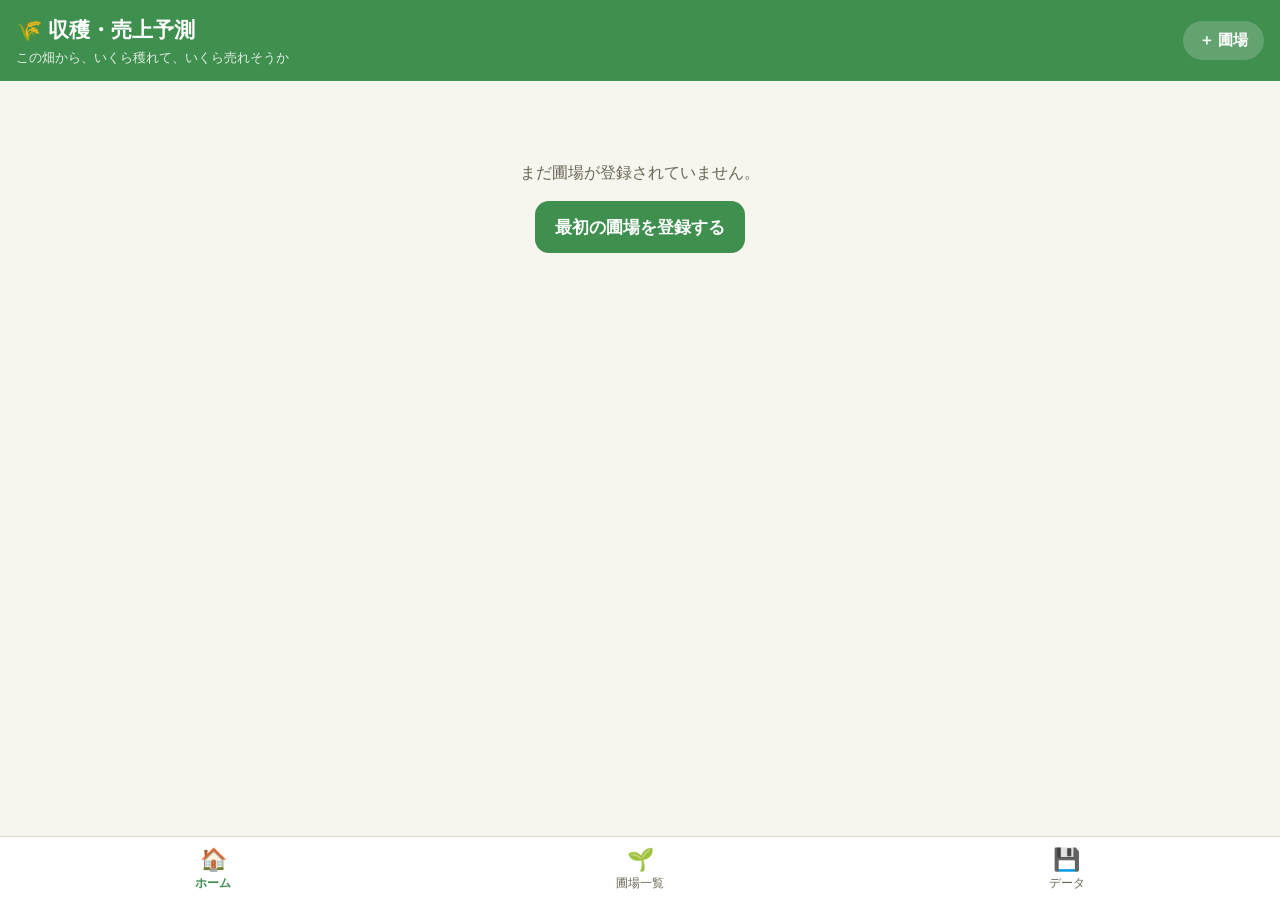
<file: negi-kome-yosoku-app/index.html>
<!DOCTYPE html>
<html lang="ja">
<head>
<meta charset="UTF-8">
<meta name="viewport" content="width=device-width, initial-scale=1.0, maximum-scale=1">
<title>収穫・売上予測</title>
<link rel="icon" href="data:image/svg+xml,<svg xmlns='http://www.w3.org/2000/svg' viewBox='0 0 100 100'><text y='.9em' font-size='90'>🌾</text></svg>">
<link rel="stylesheet" href="css/style.css">
</head>
<body>

<header class="app-header">
  <div class="app-header-row">
    <div class="app-header-titles">
      <h1>🌾 収穫・売上予測</h1>
      <p class="app-tagline">この畑から、いくら穫れて、いくら売れそうか</p>
    </div>
    <button type="button" class="header-add-btn" id="header-add-btn" aria-label="圃場を追加">
      <span aria-hidden="true">＋</span><span class="header-add-btn-label">圃場</span>
    </button>
  </div>
</header>

<main class="app-main">

  <!-- ============ ダッシュボード ============ -->
  <section class="view" id="view-dashboard">
    <div id="dashboard-empty" class="empty-state" hidden>
      <p>まだ圃場が登録されていません。</p>
      <button type="button" class="btn-primary" id="dashboard-empty-add-btn">最初の圃場を登録する</button>
    </div>

    <div id="dashboard-content" hidden>
      <div class="stat-grid">
        <div class="stat-tile stat-tile-main">
          <div class="stat-label">今年の予想総収穫量</div>
          <div class="stat-value" id="stat-total-harvest">-</div>
        </div>
        <div class="stat-tile stat-tile-main">
          <div class="stat-label">今年の予想総売上</div>
          <div class="stat-value" id="stat-total-sales">-</div>
        </div>
        <div class="stat-tile">
          <div class="stat-label">今月の予想売上</div>
          <div class="stat-value" id="stat-this-month">-</div>
        </div>
        <div class="stat-tile">
          <div class="stat-label">来月の予想売上</div>
          <div class="stat-value" id="stat-next-month">-</div>
        </div>
      </div>

      <section class="card">
        <h2 class="card-title">💡 今年のポイント</h2>
        <ul class="advice-list" id="advice-list"></ul>
      </section>

      <section class="card">
        <h2 class="card-title">作物別 予想売上</h2>
        <div class="crop-breakdown" id="crop-breakdown"></div>
      </section>

      <section class="card">
        <h2 class="card-title">月別 予想売上</h2>
        <div id="monthly-breakdown" class="monthly-breakdown"></div>
        <p class="no-date-note" id="monthly-no-date-note" hidden></p>
      </section>

      <section class="card">
        <h2 class="card-title">圃場別 予想売上</h2>
        <div id="field-breakdown" class="field-breakdown"></div>
      </section>
    </div>
  </section>

  <!-- ============ 圃場一覧 ============ -->
  <section class="view" id="view-fields" hidden>
    <div class="sort-bar">
      <span class="sort-label">並び替え</span>
      <button type="button" class="sort-btn active" data-sort="sales-desc">売上が多い順</button>
      <button type="button" class="sort-btn" data-sort="harvest-asc">収穫が近い順</button>
    </div>
    <div id="fields-list" class="field-list"></div>
    <div id="fields-empty" class="empty-state" hidden>
      <p>まだ圃場が登録されていません。</p>
      <button type="button" class="btn-primary" id="fields-empty-add-btn">最初の圃場を登録する</button>
    </div>
  </section>

  <!-- ============ 圃場詳細 ============ -->
  <section class="view" id="view-field-detail" hidden>
    <div class="detail-topbar">
      <button type="button" class="icon-btn" id="field-detail-back">← 一覧</button>
      <h2 id="field-detail-title">圃場</h2>
      <button type="button" class="icon-btn" id="field-detail-edit">編集</button>
    </div>

    <section class="card predict-card">
      <h2 class="card-title">📈 予測結果</h2>
      <p class="predict-scale-note">悲観・標準・楽観は標準予測の±10%の簡易的な幅であり、統計的な信頼区間ではありません。</p>
      <div class="predict-block">
        <div class="predict-block-label">予想収穫量</div>
        <div class="predict-row">
          <div class="predict-item"><span class="predict-item-label">悲観</span><span class="predict-item-value" id="predict-harvest-min">-</span></div>
          <div class="predict-item predict-item-main"><span class="predict-item-label">標準</span><span class="predict-item-value" id="predict-harvest-std">-</span></div>
          <div class="predict-item"><span class="predict-item-label">楽観</span><span class="predict-item-value" id="predict-harvest-max">-</span></div>
        </div>
      </div>
      <div class="predict-block">
        <div class="predict-block-label">予想売上</div>
        <div class="predict-row">
          <div class="predict-item"><span class="predict-item-label">悲観</span><span class="predict-item-value" id="predict-sales-min">-</span></div>
          <div class="predict-item predict-item-main"><span class="predict-item-label">標準</span><span class="predict-item-value" id="predict-sales-std">-</span></div>
          <div class="predict-item"><span class="predict-item-label">楽観</span><span class="predict-item-value" id="predict-sales-max">-</span></div>
        </div>
      </div>
      <div class="predict-basis" id="predict-basis"></div>
      <div class="predict-missing" id="predict-missing" hidden></div>
    </section>

    <div class="segmented" id="field-detail-tabs">
      <button type="button" class="seg-btn active" data-tab="basic">基本情報</button>
      <button type="button" class="seg-btn" data-tab="history">過去実績</button>
      <button type="button" class="seg-btn" data-tab="growth">生育状況</button>
    </div>

    <div class="tab-panel" id="tab-basic">
      <dl class="info-list" id="field-info-list"></dl>
    </div>

    <div class="tab-panel" id="tab-history" hidden>
      <button type="button" class="btn-primary btn-block" id="add-record-btn">＋ 過去実績を追加</button>
      <div id="record-list" class="record-list"></div>
    </div>

    <div class="tab-panel" id="tab-growth" hidden>
      <form id="growth-form">
        <label class="field-label">生育状況
          <select id="growth-status" class="field-input">
            <option value="very_bad">非常に悪い</option>
            <option value="bad">やや悪い</option>
            <option value="normal">平年並み</option>
            <option value="good">やや良い</option>
            <option value="very_good">非常に良い</option>
          </select>
        </label>
        <label class="field-label">病害虫の有無
          <input type="text" id="growth-pest" class="field-input" placeholder="例：アブラムシがやや発生">
        </label>
        <label class="field-label">天候影響
          <input type="text" id="growth-weather" class="field-input" placeholder="例：8月の高温で生育やや遅れ">
        </label>
        <label class="field-label">その他特記事項
          <textarea id="growth-note" class="field-input" rows="2" placeholder="気づいたことを自由に記入"></textarea>
        </label>

        <hr class="field-divider">

        <label class="field-label">今年の作付面積（a）
          <input type="number" id="growth-area" class="field-input" step="0.1" min="0" placeholder="例：50">
        </label>
        <label class="field-label" id="growth-standard-yield-wrap">標準収量（10aあたり・kg）
          <input type="number" id="growth-standard-yield" class="field-input" step="1" min="0" placeholder="例：380">
          <span class="field-hint" id="growth-standard-yield-hint">過去実績がないため、この値を使って予測します</span>
        </label>
        <label class="field-label">販売予定単価（円/kg）
          <input type="number" id="growth-price" class="field-input" step="1" min="0" placeholder="例：300">
        </label>

        <button type="submit" class="btn-primary btn-block">この内容で保存する</button>
      </form>
    </div>

    <button type="button" class="btn-danger btn-block" id="field-delete-btn">この圃場を削除する</button>
  </section>

  <!-- ============ 圃場登録・編集フォーム ============ -->
  <section class="view" id="view-field-form" hidden>
    <div class="detail-topbar">
      <button type="button" class="icon-btn" id="field-form-cancel">← 戻る</button>
      <h2 id="field-form-title">圃場を登録</h2>
      <span></span>
    </div>
    <form id="field-form">
      <label class="field-label">圃場名 <span class="required">必須</span>
        <input type="text" id="ff-name" class="field-input" required placeholder="例：A圃場">
      </label>
      <label class="field-label">作物 <span class="required">必須</span>
        <select id="ff-crop" class="field-input">
          <option value="negi">ネギ</option>
          <option value="kome">米</option>
        </select>
      </label>
      <label class="field-label">品種
        <input type="text" id="ff-variety" class="field-input" placeholder="例：コシヒカリ">
      </label>
      <label class="field-label">面積（a） <span class="required">必須</span>
        <input type="number" id="ff-area" class="field-input" step="0.1" min="0" required placeholder="例：50">
      </label>
      <label class="field-label">播種日
        <input type="date" id="ff-seeding-date" class="field-input">
      </label>
      <label class="field-label" id="ff-planting-wrap">定植日
        <input type="date" id="ff-planting-date" class="field-input">
      </label>
      <label class="field-label" id="ff-taue-wrap">田植え日
        <input type="date" id="ff-taue-date" class="field-input">
      </label>
      <label class="field-label">収穫予定日
        <input type="date" id="ff-harvest-date" class="field-input">
      </label>
      <label class="field-label">担当者
        <input type="text" id="ff-manager" class="field-input" placeholder="例：father">
      </label>
      <label class="field-label">メモ
        <textarea id="ff-memo" class="field-input" rows="2"></textarea>
      </label>
      <button type="submit" class="btn-primary btn-block">保存する</button>
    </form>
  </section>

  <!-- ============ データ管理 ============ -->
  <section class="view" id="view-data" hidden>
    <section class="card">
      <h2 class="card-title">💾 データのバックアップ</h2>
      <p class="card-desc">登録した圃場・過去実績・生育状況のすべてを1つのファイルに書き出せます。機種変更や念のためのバックアップにお使いください。</p>
      <button type="button" class="btn-primary btn-block" id="export-btn">JSONでエクスポート</button>
    </section>
    <section class="card">
      <h2 class="card-title">📂 データの読み込み</h2>
      <p class="card-desc">エクスポートしたJSONファイルを読み込みます。現在のデータは上書きされます。</p>
      <input type="file" id="import-file" accept="application/json" class="field-input">
      <button type="button" class="btn-primary btn-block" id="import-btn">JSONを読み込む（上書き）</button>
    </section>
    <section class="card">
      <h2 class="card-title">🗑 データの初期化</h2>
      <p class="card-desc">すべての圃場データを削除します。この操作は元に戻せません。</p>
      <button type="button" class="btn-danger btn-block" id="clear-all-btn">すべて削除する</button>
    </section>
  </section>

</main>

<nav class="bottom-nav">
  <button type="button" class="nav-btn active" data-view="dashboard"><span class="nav-icon">🏠</span><span class="nav-text">ホーム</span></button>
  <button type="button" class="nav-btn" data-view="fields"><span class="nav-icon">🌱</span><span class="nav-text">圃場一覧</span></button>
  <button type="button" class="nav-btn" data-view="data"><span class="nav-icon">💾</span><span class="nav-text">データ</span></button>
</nav>

<!-- 過去実績 追加・編集モーダル -->
<div class="modal-overlay" id="record-modal-overlay" hidden>
  <div class="modal">
    <div class="modal-header">
      <h3 id="record-modal-title">過去実績を追加</h3>
      <button type="button" class="icon-btn" id="record-modal-close">✕</button>
    </div>
    <form id="record-form">
      <label class="field-label">年度 <span class="required">必須</span>
        <input type="number" id="rf-year" class="field-input" required placeholder="例：2025">
      </label>
      <label class="field-label">作付面積（a）
        <input type="number" id="rf-area" class="field-input" step="0.1" min="0" placeholder="例：50">
      </label>
      <label class="field-label">収穫量（kg）
        <input type="number" id="rf-harvest" class="field-input" step="1" min="0" placeholder="例：3800">
      </label>
      <label class="field-label">販売量（kg）
        <input type="number" id="rf-sold" class="field-input" step="1" min="0" placeholder="例：3600">
      </label>
      <label class="field-label">平均販売単価（円/kg）
        <input type="number" id="rf-price" class="field-input" step="1" min="0" placeholder="例：300">
      </label>
      <p class="computed-sales">売上（自動計算）：<strong id="rf-sales-computed">未算出</strong></p>
      <p class="oversell-warning" id="rf-oversell-warning" hidden>⚠ 販売量が収穫量を超えています。入力内容をご確認ください。</p>
      <hr class="field-divider">
      <label class="field-label">肥料費（円）
        <input type="number" id="rf-fertilizer" class="field-input" step="1" min="0">
      </label>
      <label class="field-label">農薬費（円）
        <input type="number" id="rf-pesticide" class="field-input" step="1" min="0">
      </label>
      <label class="field-label">人件費（円）
        <input type="number" id="rf-labor" class="field-input" step="1" min="0">
      </label>
      <label class="field-label">その他経費（円）
        <input type="number" id="rf-other" class="field-input" step="1" min="0">
      </label>
      <div class="modal-actions">
        <button type="button" class="btn-danger" id="record-delete-btn" hidden>削除</button>
        <button type="submit" class="btn-primary">保存する</button>
      </div>
    </form>
  </div>
</div>

<script src="js/app.js"></script>
</body>
</html>
</file>
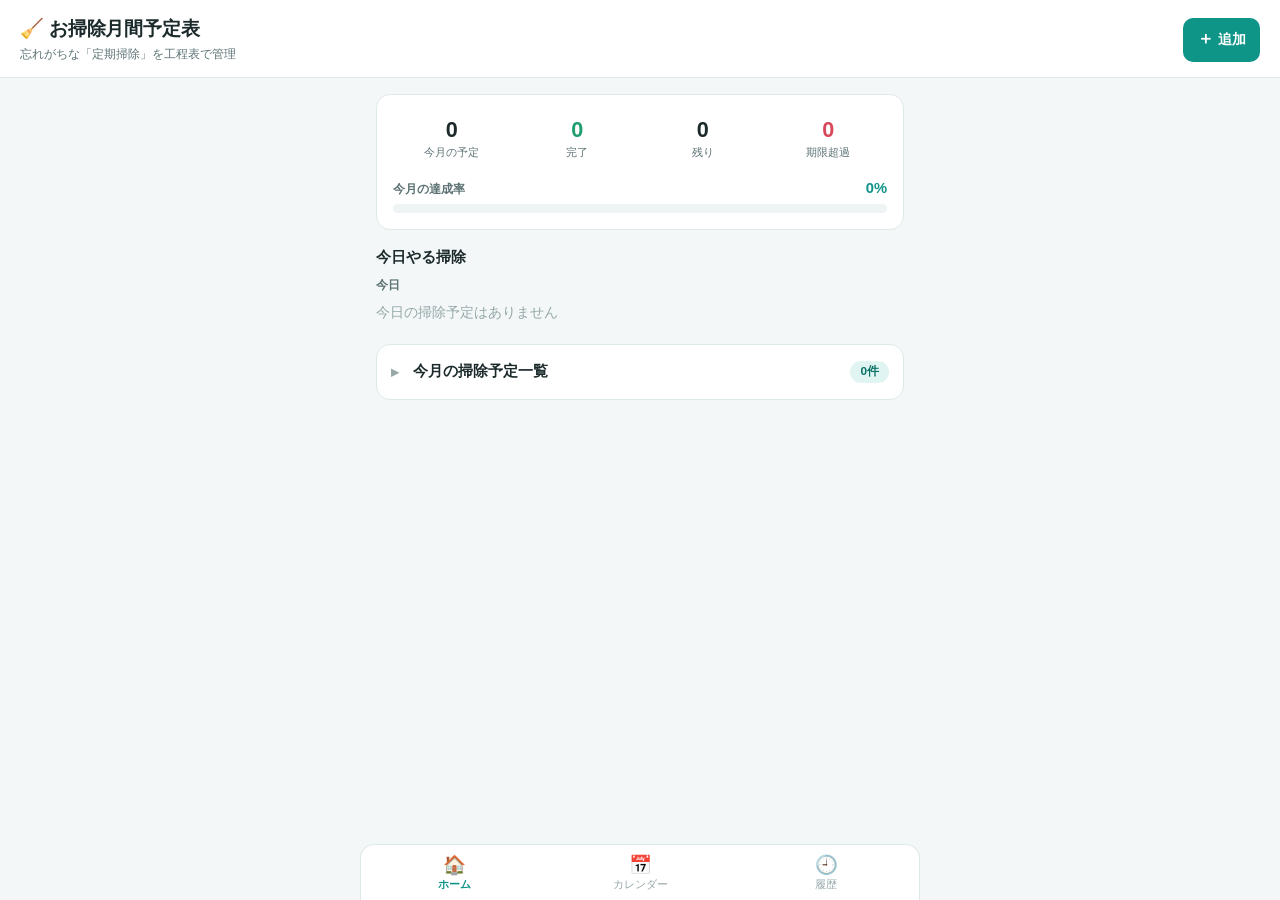
<file: souji-keikaku-app/index.html>
<!DOCTYPE html>
<html lang="ja">
<head>
<meta charset="UTF-8">
<meta name="viewport" content="width=device-width, initial-scale=1.0">
<title>お掃除月間予定表</title>
<link rel="icon" href="data:image/svg+xml,<svg xmlns='http://www.w3.org/2000/svg' viewBox='0 0 100 100'><text y='.9em' font-size='90'>🧹</text></svg>">
<link rel="stylesheet" href="css/style.css">
</head>
<body>

<header class="app-header">
  <div class="app-header-row">
    <div class="app-header-titles">
      <h1>🧹 お掃除月間予定表</h1>
      <p class="app-tagline">忘れがちな「定期掃除」を工程表で管理</p>
    </div>
    <button type="button" class="header-add-btn" id="header-add-btn" aria-label="掃除タスクを追加">
      <span aria-hidden="true">＋</span><span class="header-add-btn-label">追加</span>
    </button>
  </div>
</header>

<main class="app-main">

  <!-- ホーム -->
  <section class="view" id="view-home">

    <section class="dashboard">
      <div class="dash-grid">
        <div class="dash-item">
          <span class="dash-value" id="dash-total">0</span>
          <span class="dash-label">今月の予定</span>
        </div>
        <div class="dash-item dash-success">
          <span class="dash-value" id="dash-done">0</span>
          <span class="dash-label">完了</span>
        </div>
        <div class="dash-item">
          <span class="dash-value" id="dash-remaining">0</span>
          <span class="dash-label">残り</span>
        </div>
        <div class="dash-item dash-danger">
          <span class="dash-value" id="dash-overdue">0</span>
          <span class="dash-label">期限超過</span>
        </div>
      </div>
      <div class="progress-row">
        <span class="progress-row-label">今月の達成率</span>
        <span class="progress-row-pct" id="dash-rate">0%</span>
      </div>
      <div class="progress-bar"><div class="progress-fill" id="dash-progress-fill"></div></div>
    </section>

    <section class="today-panel">
      <h2 class="section-title">今日やる掃除</h2>
      <div id="today-groups" class="today-groups"></div>
    </section>

    <section class="tasklist-panel">
      <details id="tasklist-details" class="tasklist-details">
        <summary class="tasklist-summary">
          <span class="tasklist-summary-title">今月の掃除予定一覧</span>
          <span class="tasklist-count" id="tasklist-count-badge">0件</span>
        </summary>
        <div class="tasklist-body">
          <label class="hide-done-toggle">
            <input type="checkbox" id="hide-done-checkbox">
            完了を隠す
          </label>
          <div id="task-cards" class="task-cards" hidden></div>
          <p class="empty-message" id="tasklist-empty">今月の掃除予定はまだありません。右上の＋から登録しましょう。</p>
        </div>
      </details>
    </section>

  </section>

  <!-- カレンダー -->
  <section class="view" id="view-calendar" hidden>
    <div class="cal-header">
      <button type="button" class="cal-nav-btn" id="cal-prev-btn" aria-label="前の月">‹</button>
      <h2 class="cal-month-label" id="cal-month-label">-</h2>
      <button type="button" class="cal-nav-btn" id="cal-next-btn" aria-label="次の月">›</button>
    </div>
    <div class="cal-weekdays">
      <span>日</span><span>月</span><span>火</span><span>水</span><span>木</span><span>金</span><span>土</span>
    </div>
    <div class="cal-grid" id="cal-grid"></div>
  </section>

  <!-- 履歴 -->
  <section class="view" id="view-history" hidden>
    <div class="history-head">
      <h2 class="section-title">掃除履歴</h2>
      <select id="history-filter-select" aria-label="履歴の絞り込み">
        <option value="">すべての項目</option>
      </select>
    </div>
    <div id="history-list" class="history-list" hidden></div>
    <p class="empty-message" id="history-empty">履歴はまだありません。</p>
  </section>

</main>

<nav class="tab-bar">
  <button type="button" class="tab-btn is-active" data-view="home"><span class="tab-icon">🏠</span><span>ホーム</span></button>
  <button type="button" class="tab-btn" data-view="calendar"><span class="tab-icon">📅</span><span>カレンダー</span></button>
  <button type="button" class="tab-btn" data-view="history"><span class="tab-icon">🕘</span><span>履歴</span></button>
</nav>

<!-- 掃除タスク 追加・編集モーダル -->
<div class="modal-overlay" id="task-modal-overlay" hidden>
  <div class="modal" role="dialog" aria-modal="true" aria-labelledby="task-modal-title" tabindex="-1">
    <h3 id="task-modal-title">掃除タスクを追加</h3>
    <form id="task-form">
      <label for="task-name-input">掃除名</label>
      <input type="text" id="task-name-input" placeholder="例：エアコンフィルター掃除" required>

      <div class="field-row">
        <div class="field-col">
          <label for="task-category-input">カテゴリー</label>
          <select id="task-category-input">
            <option value="水回り">水回り</option>
            <option value="キッチン">キッチン</option>
            <option value="浴室">浴室</option>
            <option value="窓・サッシ">窓・サッシ</option>
            <option value="家電">家電</option>
            <option value="玄関・ベランダ">玄関・ベランダ</option>
            <option value="その他">その他</option>
          </select>
        </div>
        <div class="field-col">
          <label for="task-location-input">掃除する場所</label>
          <input type="text" id="task-location-input" placeholder="例：リビング">
        </div>
      </div>

      <div class="field-row">
        <div class="field-col">
          <label for="task-interval-input">掃除周期</label>
          <select id="task-interval-input">
            <option value="weekly">毎週</option>
            <option value="biweekly">2週間ごと</option>
            <option value="monthly" selected>毎月</option>
            <option value="bimonthly">2か月ごと</option>
            <option value="quarterly">3か月ごと</option>
            <option value="halfyear">半年ごと</option>
            <option value="yearly">1年ごと</option>
            <option value="custom">任意</option>
          </select>
        </div>
        <div class="field-col">
          <label for="task-duration-input">所要時間目安（分）</label>
          <input type="number" id="task-duration-input" min="1" value="30">
        </div>
      </div>

      <label for="task-due-input">次回予定日</label>
      <input type="date" id="task-due-input">

      <label for="task-assignee-select">担当予定者</label>
      <div class="assignee-field">
        <select id="task-assignee-select" aria-label="担当予定者"></select>
        <div class="assignee-add-row">
          <input type="text" id="task-assignee-new-input" placeholder="新しいメンバー名" aria-label="新しいメンバー名を入力">
          <button type="button" id="task-assignee-add-btn" class="btn btn-secondary btn-compact">追加</button>
        </div>
      </div>

      <label for="task-memo-input">掃除方法・注意事項メモ</label>
      <textarea id="task-memo-input" rows="3" placeholder="例：フィルターは水洗い後、しっかり乾かす"></textarea>

      <div class="modal-actions">
        <button type="button" class="btn btn-danger" id="task-delete-btn" hidden>削除</button>
        <span class="spacer"></span>
        <button type="button" class="btn btn-secondary" id="task-cancel-btn">キャンセル</button>
        <button type="submit" class="btn btn-primary">保存</button>
      </div>
    </form>
  </div>
</div>

<!-- 掃除完了モーダル -->
<div class="modal-overlay" id="complete-modal-overlay" hidden>
  <div class="modal" role="dialog" aria-modal="true" aria-labelledby="complete-modal-title" tabindex="-1">
    <h3 id="complete-modal-title">掃除完了の記録</h3>
    <p class="complete-modal-task-name" id="complete-modal-task-name"></p>
    <form id="complete-form">
      <label for="complete-date-input">掃除した日</label>
      <input type="date" id="complete-date-input" required>

      <label for="complete-assignee-select">誰が掃除しましたか？</label>
      <div class="assignee-field">
        <select id="complete-assignee-select" aria-label="誰が掃除しましたか"></select>
        <div class="assignee-add-row">
          <input type="text" id="complete-assignee-new-input" placeholder="新しいメンバー名" aria-label="新しいメンバー名を入力">
          <button type="button" id="complete-assignee-add-btn" class="btn btn-secondary btn-compact">追加</button>
        </div>
      </div>

      <label for="complete-memo-input">メモ（任意）</label>
      <textarea id="complete-memo-input" rows="2" placeholder="気づいたことがあれば"></textarea>

      <div class="modal-actions">
        <span class="spacer"></span>
        <button type="button" class="btn btn-secondary" id="complete-cancel-btn">キャンセル</button>
        <button type="submit" class="btn btn-primary">完了として記録</button>
      </div>
    </form>
  </div>
</div>

<!-- カレンダー日別詳細モーダル -->
<div class="modal-overlay" id="day-modal-overlay" hidden>
  <div class="modal" role="dialog" aria-modal="true" aria-labelledby="day-modal-title" tabindex="-1">
    <h3 id="day-modal-title">-</h3>
    <div id="day-modal-list" class="day-modal-list"></div>
    <div class="modal-actions">
      <span class="spacer"></span>
      <button type="button" class="btn btn-secondary" id="day-modal-close-btn">閉じる</button>
    </div>
  </div>
</div>

<script src="js/app.js"></script>
</body>
</html>
</file>
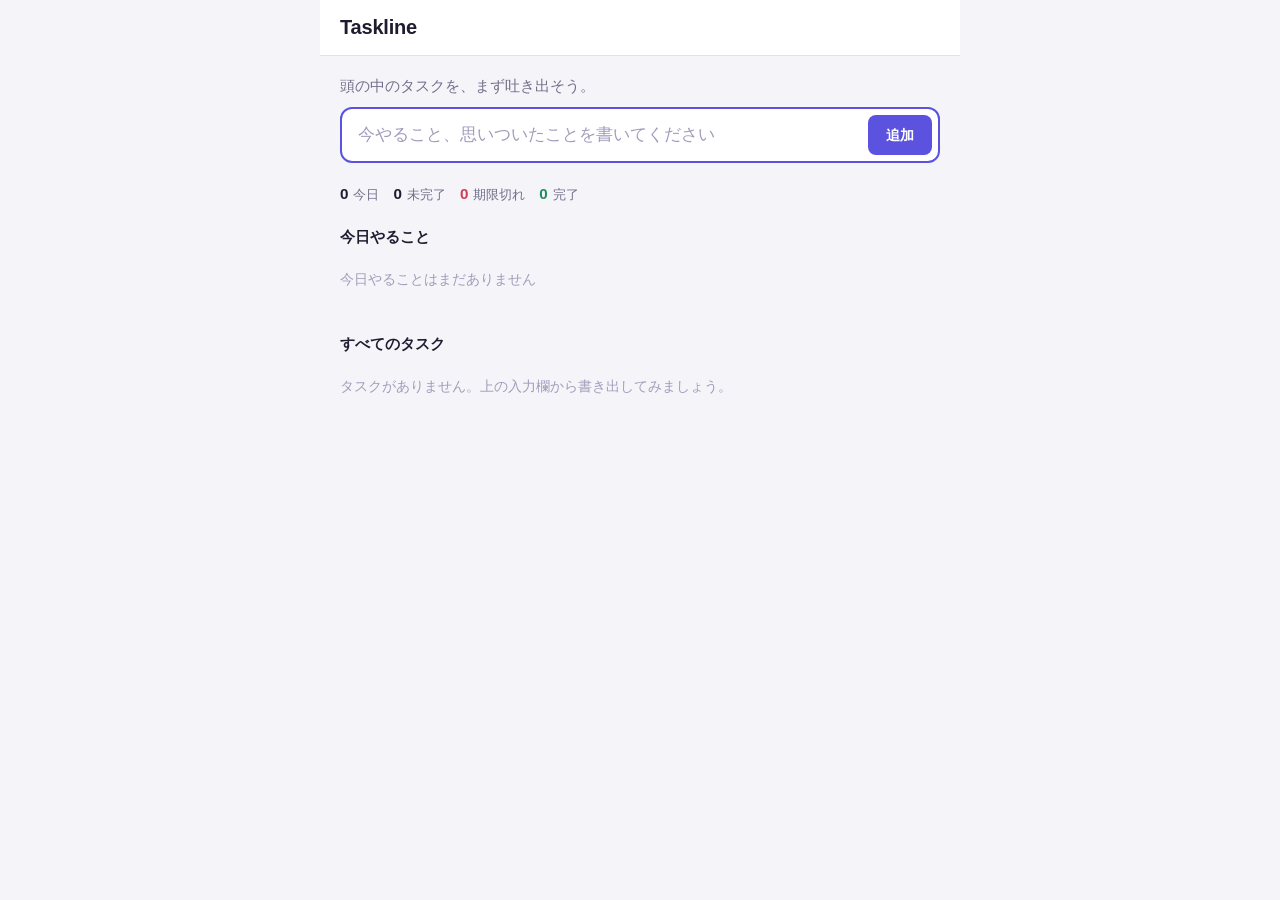
<file: task-manager-app/index.html>
<!DOCTYPE html>
<html lang="ja">
<head>
<meta charset="UTF-8">
<meta name="viewport" content="width=device-width, initial-scale=1.0">
<title>Taskline</title>
<link rel="stylesheet" href="css/style.css">
</head>
<body>

<header class="app-header">
  <h1>Taskline</h1>
</header>

<section class="quick-add" aria-label="タスクを書き出す">
  <p class="quick-add-tagline">頭の中のタスクを、まず吐き出そう。</p>
  <form id="quick-add-form">
    <input type="text" id="quick-add-input" placeholder="今やること、思いついたことを書いてください" maxlength="100" autocomplete="off">
    <button type="submit" class="quick-add-btn">追加</button>
  </form>
</section>

<section class="summary-strip" aria-label="サマリー">
  <span class="summary-item">
    <span class="summary-value" id="stat-today">0</span>
    <span class="summary-label">今日</span>
  </span>
  <span class="summary-item">
    <span class="summary-value" id="stat-incomplete">0</span>
    <span class="summary-label">未完了</span>
  </span>
  <span class="summary-item summary-danger">
    <span class="summary-value" id="stat-overdue">0</span>
    <span class="summary-label">期限切れ</span>
  </span>
  <span class="summary-item summary-success">
    <span class="summary-value" id="stat-done">0</span>
    <span class="summary-label">完了</span>
  </span>
</section>

<section class="today-section" aria-label="今日やること">
  <h2>今日やること</h2>
  <ul class="task-list" id="today-list"></ul>
  <p class="empty-message" id="today-empty">今日やることはまだありません</p>
</section>

<section class="all-section" aria-label="すべてのタスク">
  <h2>すべてのタスク</h2>
  <ul class="task-list" id="task-list"></ul>
  <p class="empty-message" id="list-empty">タスクがありません。上の入力欄から書き出してみましょう。</p>
</section>

<details class="completed-section" id="completed-section">
  <summary>完了したタスク (<span id="completed-count">0</span>)</summary>
  <ul class="task-list" id="completed-list"></ul>
</details>

<div class="modal-overlay" id="modal-overlay" hidden>
  <div class="modal" role="dialog" aria-modal="true" aria-labelledby="modal-title">
    <h2 id="modal-title">タスクの詳細</h2>
    <form id="task-form" novalidate>
      <input type="hidden" id="task-id">

      <label for="task-title">タスク名</label>
      <input type="text" id="task-title" maxlength="100" required>

      <label for="task-memo">メモ</label>
      <textarea id="task-memo" rows="3" maxlength="500"></textarea>

      <label class="checkbox-row" for="task-today">
        <input type="checkbox" id="task-today">
        今日やる
      </label>

      <div class="field-row">
        <div class="field-col">
          <label for="task-due">期限</label>
          <input type="date" id="task-due">
        </div>
        <div class="field-col">
          <label for="task-priority">優先度</label>
          <select id="task-priority">
            <option value="">未設定</option>
            <option value="high">高</option>
            <option value="medium">中</option>
            <option value="low">低</option>
          </select>
        </div>
      </div>

      <div class="field-row">
        <div class="field-col">
          <label for="task-category">カテゴリー</label>
          <input type="text" id="task-category" list="category-list" maxlength="30" placeholder="例：仕事">
          <datalist id="category-list"></datalist>
        </div>
        <div class="field-col">
          <label for="task-status">ステータス</label>
          <select id="task-status">
            <option value="not-started">未着手</option>
            <option value="in-progress">進行中</option>
            <option value="on-hold">保留</option>
            <option value="done">完了</option>
          </select>
        </div>
      </div>

      <p class="form-error" id="form-error" hidden>タスク名を入力してください</p>

      <div class="modal-actions">
        <button type="button" class="btn btn-danger" id="delete-task-btn">削除</button>
        <span class="spacer"></span>
        <button type="button" class="btn btn-secondary" id="cancel-btn">閉じる</button>
        <button type="submit" class="btn btn-primary">保存</button>
      </div>
    </form>
  </div>
</div>

<script src="js/app.js"></script>
</body>
</html>
</file>
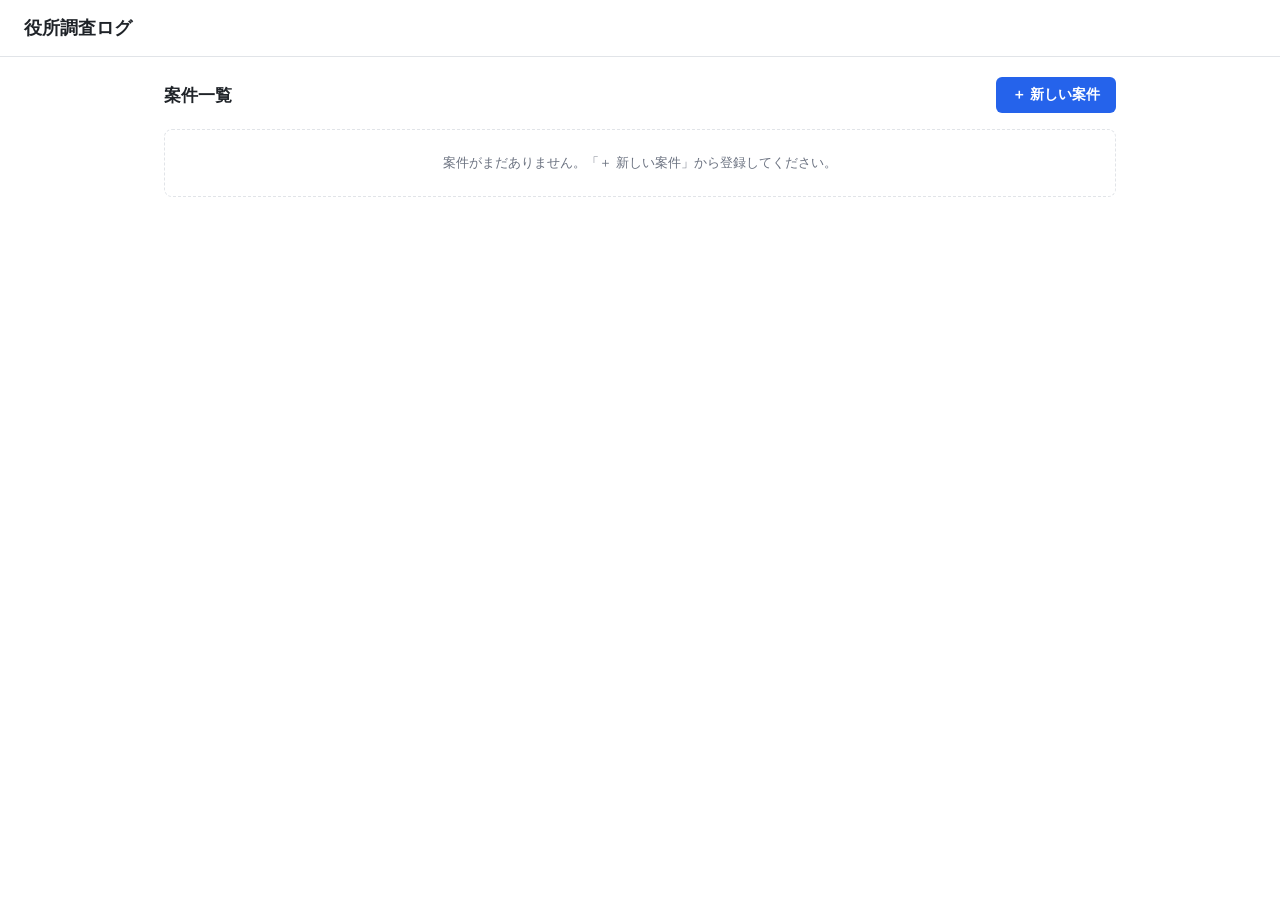
<file: yakusho-log/index.html>
<!DOCTYPE html>
<html lang="ja">
<head>
<meta charset="UTF-8">
<meta name="viewport" content="width=device-width, initial-scale=1.0">
<title>役所調査ログ</title>
<link rel="icon" href="data:image/svg+xml,<svg xmlns='http://www.w3.org/2000/svg' viewBox='0 0 100 100'><text y='.9em' font-size='90'>🏢</text></svg>">
<link rel="stylesheet" href="css/style.css?v=5">
</head>
<body>
<header class="app-header">
  <h1 class="app-title">役所調査ログ</h1>
</header>

<main class="layout">

  <!-- 案件一覧 画面 -->
  <section class="view" id="view-projects">
    <div class="view-head">
      <h2 class="view-title">案件一覧</h2>
      <button type="button" class="btn-primary" id="new-project-btn">＋ 新しい案件</button>
    </div>
    <div class="project-list" id="project-list"></div>
  </section>

  <!-- 案件詳細 画面 -->
  <section class="view" id="view-logs" hidden>
    <button type="button" class="back-btn" id="back-to-projects-btn">← 案件一覧へ戻る</button>

    <div class="project-header">
      <div class="project-header-main">
        <h2 class="project-name" id="project-name-display"></h2>
        <p class="project-location" id="project-location-display"></p>
        <p class="project-startdate" id="project-startdate-display"></p>
        <p class="project-memo" id="project-memo-display"></p>
      </div>
      <div class="project-header-actions">
        <button type="button" class="btn-secondary" id="edit-project-btn">案件を編集</button>
        <button type="button" class="btn-danger" id="delete-project-btn">案件を削除</button>
      </div>
    </div>

    <h3 class="detail-section-title">役所調査項目</h3>
    <p class="checklist-progress" id="checklist-progress"></p>
    <div class="checklist-categories" id="checklist-categories"></div>

    <h3 class="detail-section-title">調査ログ</h3>

    <div class="log-add-bar">
      <button type="button" class="btn-primary" id="new-log-btn">＋ 確認事項を記録</button>
    </div>

    <div class="filter-bar">
      <div class="filter-field">
        <label for="filter-department">課・部署</label>
        <select id="filter-department"><option value="">すべて</option></select>
      </div>
      <div class="filter-field">
        <label for="filter-item">確認項目</label>
        <select id="filter-item"><option value="">すべて</option></select>
      </div>
      <div class="filter-field filter-field-keyword">
        <label for="filter-keyword">キーワード</label>
        <input type="text" id="filter-keyword">
      </div>
      <button type="button" class="btn-secondary filter-clear-btn" id="filter-clear-btn">クリア</button>
    </div>

    <div class="log-list-head">
      <div class="log-cell log-cell-date">日付</div>
      <div class="log-cell log-cell-department">課・部署</div>
      <div class="log-cell log-cell-person">担当者</div>
      <div class="log-cell log-cell-item">確認項目</div>
      <div class="log-cell log-cell-content">確認内容・回答</div>
      <div class="log-cell log-cell-pdf">PDF</div>
      <div class="log-cell log-cell-actions"></div>
    </div>
    <div class="log-list" id="log-list"></div>
  </section>
</main>

<!-- 案件 追加/編集 モーダル -->
<div class="modal-overlay" id="project-modal-overlay">
  <div class="modal">
    <h3 id="project-modal-title">新しい案件</h3>
    <form id="project-form">
      <div class="form-row">
        <label for="project-name-input">案件名</label>
        <input type="text" id="project-name-input" required>
      </div>
      <div class="form-row">
        <label for="project-location-input">所在地（地名地番）</label>
        <input type="text" id="project-location-input">
      </div>
      <div class="form-row">
        <label for="project-start-date-input">着工予定日</label>
        <input type="date" id="project-start-date-input">
      </div>
      <div class="form-row form-row-block">
        <label for="project-memo-input">メモ</label>
        <textarea id="project-memo-input" rows="3"></textarea>
      </div>
      <div class="modal-actions">
        <button type="button" class="btn-secondary" id="project-cancel-btn">キャンセル</button>
        <button type="submit" class="btn-primary">保存</button>
      </div>
    </form>
  </div>
</div>

<!-- 調査ログ 追加/編集 モーダル -->
<div class="modal-overlay" id="log-modal-overlay">
  <div class="modal">
    <h3 id="log-modal-title">確認事項を記録</h3>
    <form id="log-form">
      <div class="form-row">
        <label for="log-date-input">日付</label>
        <input type="date" id="log-date-input" required>
      </div>
      <div class="form-row">
        <label for="log-department-input">課・部署名</label>
        <input type="text" id="log-department-input" list="department-options" required>
        <datalist id="department-options"></datalist>
      </div>
      <div class="form-row">
        <label for="log-person-input">担当者名</label>
        <input type="text" id="log-person-input">
      </div>
      <div class="form-row">
        <label for="log-item-input">確認項目</label>
        <select id="log-item-input" required></select>
      </div>

      <div class="form-row form-row-block" id="log-content-row">
        <label for="log-content-input">確認内容・回答</label>
        <textarea id="log-content-input" rows="3"></textarea>
      </div>

      <div class="form-row form-row-block special-field-group" id="log-zoning-group" hidden>
        <label>用途地域（複数選択可）</label>
        <div class="checkbox-grid" id="log-zoning-checkboxes"></div>
      </div>

      <div class="form-row form-row-block special-field-group" id="log-coverage-far-group" hidden>
        <label>建蔽率・容積率</label>
        <div class="dual-field">
          <div class="dual-field-item">
            <span class="dual-field-label">建蔽率</span>
            <input type="text" id="log-coverage-input" inputmode="decimal">
            <span class="dual-field-unit">％</span>
          </div>
          <div class="dual-field-item">
            <span class="dual-field-label">容積率</span>
            <input type="text" id="log-far-input" inputmode="decimal">
            <span class="dual-field-unit">％</span>
          </div>
        </div>
      </div>

      <div class="special-field-group" id="log-road-info-group" hidden>
        <div class="form-row">
          <label for="log-road-type-input">道路種別</label>
          <input type="text" id="log-road-type-input">
        </div>
        <div class="form-row">
          <label for="log-road-width-input">道路幅員</label>
          <input type="text" id="log-road-width-input">
        </div>
        <div class="form-row">
          <label for="log-road-frontage-status-input">接道状況</label>
          <input type="text" id="log-road-frontage-status-input">
        </div>
        <div class="form-row">
          <label for="log-road-name-input">道路名称</label>
          <input type="text" id="log-road-name-input">
        </div>
        <div class="form-row form-row-block">
          <label for="log-road-other-input">その他確認事項</label>
          <textarea id="log-road-other-input" rows="2"></textarea>
        </div>
      </div>

      <div class="form-row form-row-block">
        <label for="log-memo-input">メモ</label>
        <textarea id="log-memo-input" rows="2"></textarea>
      </div>
      <div class="form-row form-row-block">
        <label for="log-pdf-input">PDF添付</label>
        <div class="pdf-field">
          <input type="file" id="log-pdf-input" accept="application/pdf">
          <div class="pdf-current" id="log-pdf-current" hidden>
            <span class="pdf-current-name" id="log-pdf-current-name"></span>
            <button type="button" class="icon-btn" id="log-pdf-open-btn">開く</button>
            <button type="button" class="icon-btn icon-btn-danger" id="log-pdf-remove-btn">削除</button>
          </div>
        </div>
      </div>
      <div class="modal-actions">
        <button type="button" class="btn-danger" id="log-delete-btn">削除</button>
        <div class="modal-actions-right">
          <button type="button" class="btn-secondary" id="log-cancel-btn">キャンセル</button>
          <button type="submit" class="btn-primary">保存</button>
        </div>
      </div>
    </form>
  </div>
</div>

<script src="js/app.js?v=5"></script>
</body>
</html>
</file>
<file: css/style.css>
:root {
  --color-bg: #f4f5f7;
  --color-panel: #ffffff;
  --color-border: #e1e4e8;
  --color-text: #1f2328;
  --color-text-muted: #6b7280;
  --color-primary: #2563eb;
  --color-primary-light: #dbeafe;
  --color-danger: #dc2626;
  --color-success: #16a34a;
  --color-now: #fff7ed;
  --color-now-border: #f97316;
  --radius: 8px;
  --slot-height: 44px;
}

* {
  box-sizing: border-box;
}

body {
  margin: 0;
  font-family: "Hiragino Kaku Gothic ProN", "Hiragino Sans", "Yu Gothic", -apple-system, BlinkMacSystemFont, sans-serif;
  background: var(--color-bg);
  color: var(--color-text);
}

/* ---------- Header stats ---------- */
.stats-bar {
  display: flex;
  gap: 24px;
  padding: 16px 24px;
  background: var(--color-panel);
  border-bottom: 1px solid var(--color-border);
  flex-wrap: wrap;
}

.stat {
  display: flex;
  flex-direction: column;
  gap: 2px;
  min-width: 90px;
}

.stat-label {
  font-size: 12px;
  color: var(--color-text-muted);
}

.stat-value {
  font-size: 22px;
  font-weight: 700;
}

#stat-rate {
  color: var(--color-primary);
}

/* ---------- Layout ---------- */
.layout {
  display: flex;
  gap: 20px;
  padding: 20px;
  align-items: flex-start;
}

.schedule-panel {
  flex: 3;
  min-width: 0;
  background: var(--color-panel);
  border: 1px solid var(--color-border);
  border-radius: var(--radius);
  padding: 16px;
}

.task-panel {
  flex: 2;
  min-width: 280px;
  background: var(--color-panel);
  border: 1px solid var(--color-border);
  border-radius: var(--radius);
  padding: 16px;
}

.panel-title {
  margin: 0 0 12px;
  font-size: 16px;
  font-weight: 700;
}

/* ---------- Schedule grid ---------- */
.schedule-settings {
  display: flex;
  align-items: center;
  gap: 8px;
  margin-bottom: 14px;
}

.schedule-settings label {
  font-size: 13px;
  color: var(--color-text-muted);
}

.schedule-settings span {
  color: var(--color-text-muted);
}

.schedule-settings select {
  padding: 6px 8px;
  border: 1px solid var(--color-border);
  border-radius: 6px;
  font-size: 13px;
}

.schedule-head {
  display: flex;
  margin-bottom: 2px;
}

.schedule-head-spacer {
  width: 64px;
  flex-shrink: 0;
}

.schedule-head-label {
  flex: 1;
  font-size: 12px;
  font-weight: 700;
  color: var(--color-text-muted);
  padding: 0 4px 4px;
}

.schedule-head-hint {
  font-weight: 400;
  font-size: 11px;
  margin-left: 4px;
}

.schedule-grid {
  display: flex;
  border-top: 1px solid var(--color-border);
}

.time-col {
  display: grid;
  grid-template-rows: repeat(18, var(--slot-height));
  width: 64px;
  flex-shrink: 0;
}

.time-label {
  display: flex;
  align-items: flex-start;
  justify-content: flex-end;
  padding-right: 8px;
  font-size: 12px;
  color: var(--color-text-muted);
  border-bottom: 1px solid var(--color-border);
  transform: translateY(-7px);
}

.plan-col,
.actual-col {
  flex: 1;
  display: grid;
  grid-template-rows: repeat(18, var(--slot-height));
  position: relative;
  min-width: 0;
}

.actual-col {
  border-left: 1px solid var(--color-border);
}

.slot-empty {
  grid-column: 1;
  border-bottom: 1px solid var(--color-border);
  border-left: 2px solid transparent;
  cursor: pointer;
  transition: background 0.1s ease;
}

.slot-empty:hover {
  background: var(--color-primary-light);
}

.slot-empty.is-now {
  background: var(--color-now);
}

.slot-empty.non-interactive {
  cursor: default;
}

.slot-empty.non-interactive:hover {
  background: none;
}

.block {
  grid-column: 1;
  margin: 2px 0;
  padding: 4px 10px;
  border-radius: 6px;
  background: var(--color-primary-light);
  border-left: 4px solid var(--color-primary);
  cursor: pointer;
  overflow: hidden;
  display: flex;
  flex-direction: column;
  justify-content: center;
  gap: 1px;
}

.block-plan-text,
.block-time-text {
  flex-shrink: 0;
  line-height: 1.25;
}

.block:hover {
  filter: brightness(0.97);
}

.block.is-now {
  outline: 2px solid var(--color-now-border);
  outline-offset: -2px;
}

.block-ghost {
  grid-column: 1;
  background: repeating-linear-gradient(
    135deg,
    #f3f4f6,
    #f3f4f6 6px,
    #e9eaec 6px,
    #e9eaec 12px
  );
  border-left-style: dashed;
  border-left-color: var(--color-text-muted);
  cursor: default;
  opacity: 0.85;
  pointer-events: none;
}

.block-ghost .block-plan-text {
  text-decoration: line-through;
  color: var(--color-text-muted);
  font-weight: 600;
}

.block-ghost .block-time-text {
  color: var(--color-text-muted);
}

.block-actual {
  background: #dcfce7;
  border-left-color: var(--color-success);
}

.block-plan-text {
  font-size: 13px;
  font-weight: 700;
  white-space: nowrap;
  overflow: hidden;
  text-overflow: ellipsis;
}

.block-time-text {
  font-size: 11px;
  color: var(--color-text-muted);
}

/* ---------- Task panel ---------- */
.task-add-form {
  display: flex;
  gap: 6px;
  margin-bottom: 14px;
  flex-wrap: wrap;
}

.task-add-form input[type="text"] {
  flex: 1;
  min-width: 120px;
  padding: 8px 10px;
  border: 1px solid var(--color-border);
  border-radius: 6px;
  font-size: 14px;
}

.task-add-form select {
  padding: 8px 6px;
  border: 1px solid var(--color-border);
  border-radius: 6px;
  font-size: 14px;
}

.task-add-form button {
  padding: 8px 14px;
  border: none;
  border-radius: 6px;
  background: var(--color-primary);
  color: #fff;
  font-weight: 600;
  cursor: pointer;
}

.task-list {
  list-style: none;
  margin: 0;
  padding: 0;
  display: flex;
  flex-direction: column;
  gap: 6px;
}

.task-item {
  display: flex;
  align-items: center;
  gap: 10px;
  padding: 8px 10px;
  border: 1px solid var(--color-border);
  border-radius: 6px;
}

.task-item.completed {
  background: #f9fafb;
}

.task-item.completed .task-name {
  text-decoration: line-through;
  color: var(--color-text-muted);
}

.task-checkbox {
  width: 18px;
  height: 18px;
  flex-shrink: 0;
  cursor: pointer;
}

.task-name {
  flex: 1;
  font-size: 14px;
  overflow-wrap: anywhere;
}

.task-duration {
  font-size: 12px;
  color: var(--color-text-muted);
  white-space: nowrap;
}

.task-status {
  font-size: 12px;
  font-weight: 600;
  white-space: nowrap;
}

.task-status.done {
  color: var(--color-success);
}

.task-status.pending {
  color: var(--color-text-muted);
}

.task-delete-btn {
  border: none;
  background: none;
  color: var(--color-text-muted);
  cursor: pointer;
  font-size: 16px;
  line-height: 1;
  padding: 2px 4px;
}

.task-delete-btn:hover {
  color: var(--color-danger);
}

.empty-hint {
  color: var(--color-text-muted);
  font-size: 13px;
  padding: 8px 0;
}

/* ---------- Modal ---------- */
.modal-overlay {
  display: none;
  position: fixed;
  inset: 0;
  background: rgba(0, 0, 0, 0.4);
  align-items: center;
  justify-content: center;
  padding: 16px;
  z-index: 100;
}

.modal-overlay.open {
  display: flex;
}

.modal {
  background: #fff;
  border-radius: var(--radius);
  padding: 20px;
  width: 100%;
  max-width: 420px;
  max-height: 90vh;
  overflow-y: auto;
}

.modal h3 {
  margin: 0 0 14px;
}

.modal h4 {
  margin: 10px 0 8px;
  font-size: 13px;
  color: var(--color-text-muted);
}

.modal hr {
  border: none;
  border-top: 1px solid var(--color-border);
  margin: 14px 0 0;
}

.form-row {
  display: flex;
  align-items: center;
  gap: 8px;
  margin-bottom: 10px;
  flex-wrap: wrap;
}

.form-row label {
  font-size: 13px;
  color: var(--color-text-muted);
  min-width: 40px;
}

.form-row input[type="text"],
.form-row select {
  flex: 1;
  min-width: 90px;
  padding: 8px 10px;
  border: 1px solid var(--color-border);
  border-radius: 6px;
  font-size: 14px;
}

.original-info {
  font-size: 12px;
  color: #b45309;
  background: #fffbeb;
  border-radius: 6px;
  padding: 8px 10px;
  margin-bottom: 4px;
  display: none;
}

.original-info.visible {
  display: block;
}

.modal-actions {
  display: flex;
  justify-content: space-between;
  align-items: center;
  margin-top: 18px;
  gap: 8px;
}

.modal-actions-right {
  display: flex;
  gap: 8px;
}

.modal-actions button {
  padding: 8px 14px;
  border-radius: 6px;
  font-size: 14px;
  cursor: pointer;
  border: 1px solid transparent;
}

.btn-primary {
  background: var(--color-primary);
  color: #fff;
  border: none;
}

.btn-secondary {
  background: #fff;
  border: 1px solid var(--color-border);
  color: var(--color-text);
}

.btn-danger {
  background: #fff;
  border: 1px solid var(--color-danger);
  color: var(--color-danger);
}

.btn-danger:disabled {
  opacity: 0.4;
  cursor: not-allowed;
}

/* ---------- Responsive ---------- */
@media (max-width: 768px) {
  .layout {
    flex-direction: column;
    padding: 12px;
  }

  .schedule-panel,
  .task-panel {
    flex: none;
    width: 100%;
    min-width: 0;
  }

  .stats-bar {
    padding: 12px;
    gap: 16px;
  }

  .stat-value {
    font-size: 18px;
  }

  :root {
    --slot-height: 44px;
  }

  .time-col,
  .schedule-head-spacer {
    width: 44px;
  }

  .time-label {
    font-size: 10px;
    padding-right: 4px;
  }

  .schedule-head-hint {
    display: none;
  }

  .block {
    padding: 3px 6px;
  }

  .block-plan-text {
    font-size: 12px;
  }

  .block-time-text {
    font-size: 10px;
  }
}
</file>
<file: app-pipeline/css/style.css>
:root {
  --bg: #f4f5f9;
  --panel-bg: #ffffff;
  --border: #e3e5ec;
  --text: #1f2330;
  --text-dim: #6b7080;
  --accent: #5b5ff5;
  --accent-dim: #eef0ff;
  --good: #1a9b6c;
  --good-bg: #e6f7ef;
  --warn: #d9822b;
  --warn-bg: #fdf1e2;
  --danger: #d64545;
  --danger-bg: #fbe9e9;
  --radius: 10px;
  font-family: -apple-system, BlinkMacSystemFont, "Hiragino Sans", "Yu Gothic", "Segoe UI", sans-serif;
}

* { box-sizing: border-box; }

body {
  margin: 0;
  background: var(--bg);
  color: var(--text);
  font-size: 14px;
  line-height: 1.5;
}

/* ---------- Header ---------- */

.app-header {
  display: flex;
  align-items: center;
  justify-content: space-between;
  padding: 20px 28px;
  background: var(--panel-bg);
  border-bottom: 1px solid var(--border);
}

.app-header h1 {
  margin: 0;
  font-size: 22px;
  letter-spacing: 0.02em;
}

.app-subtitle {
  margin: 2px 0 0;
  color: var(--text-dim);
  font-size: 12.5px;
}

.layout {
  max-width: 1400px;
  margin: 0 auto;
  padding: 24px 28px 60px;
  display: flex;
  flex-direction: column;
  gap: 20px;
}

/* ---------- Buttons ---------- */

button { font: inherit; cursor: pointer; }

.btn-primary {
  background: var(--accent);
  color: #fff;
  border: none;
  border-radius: 8px;
  padding: 9px 16px;
  font-weight: 600;
}
.btn-primary:hover { background: #4a4de0; }

.btn-secondary {
  background: #fff;
  color: var(--text);
  border: 1px solid var(--border);
  border-radius: 8px;
  padding: 9px 16px;
}
.btn-secondary:hover { background: #f2f3f7; }

.btn-danger {
  background: var(--danger-bg);
  color: var(--danger);
  border: 1px solid #f3caca;
  border-radius: 8px;
  padding: 8px 14px;
  font-weight: 600;
}
.btn-danger:hover { background: #f8d6d6; }

/* ---------- Dashboard ---------- */

.dashboard {
  display: grid;
  grid-template-columns: 220px 1fr;
  gap: 16px;
}

.dashboard-hero {
  background: linear-gradient(155deg, var(--accent), #7b7ffb);
  color: #fff;
  border-radius: var(--radius);
  padding: 18px 20px;
  display: flex;
  flex-direction: column;
  justify-content: center;
}

.hero-label {
  font-size: 11px;
  letter-spacing: 0.08em;
  opacity: 0.85;
  font-weight: 700;
}

.hero-count {
  font-size: 34px;
  font-weight: 800;
  line-height: 1.2;
  margin-top: 4px;
}
.hero-count-max { font-size: 16px; font-weight: 600; opacity: 0.85; }

.hero-progress-track {
  margin-top: 12px;
  height: 8px;
  border-radius: 4px;
  background: rgba(255,255,255,0.3);
  overflow: hidden;
}
.hero-progress-fill {
  height: 100%;
  background: #fff;
  border-radius: 4px;
  width: 0%;
  transition: width 0.3s ease;
}
.hero-progress-pct { margin-top: 6px; font-size: 12px; opacity: 0.9; font-weight: 600; }

.dashboard-stats {
  display: grid;
  grid-template-columns: repeat(4, 1fr);
  gap: 12px;
}

.stat-card {
  background: var(--panel-bg);
  border: 1px solid var(--border);
  border-radius: var(--radius);
  padding: 12px 14px;
  display: flex;
  flex-direction: column;
  justify-content: center;
  gap: 4px;
}
.stat-card-label { font-size: 11.5px; color: var(--text-dim); font-weight: 600; }
.stat-card-value { font-size: 21px; font-weight: 700; }
.stat-card-good .stat-card-value { color: var(--good); }
.stat-card-warn { background: var(--warn-bg); border-color: #f4d9b3; cursor: pointer; }
.stat-card-warn .stat-card-value, .stat-card-warn .stat-card-label { color: var(--warn); }
.stat-card-ai-value { display: flex; flex-direction: column; gap: 2px; font-size: 12.5px; font-weight: 500; color: var(--text); }
.stat-card-ai-value b { font-weight: 700; }

/* ---------- Today panel ---------- */

.today-panel {
  background: var(--panel-bg);
  border: 1px solid var(--border);
  border-radius: var(--radius);
  padding: 16px 20px;
}

.panel-title {
  margin: 0 0 10px;
  font-size: 14px;
  font-weight: 700;
  letter-spacing: 0.04em;
  color: var(--text-dim);
}

.today-list {
  list-style: none;
  margin: 0;
  padding: 0;
  display: grid;
  grid-template-columns: repeat(auto-fill, minmax(260px, 1fr));
  gap: 10px;
}

.today-item {
  border: 1px solid var(--border);
  border-left: 3px solid var(--accent);
  border-radius: 8px;
  padding: 9px 12px;
  cursor: pointer;
  background: #fafaff;
}
.today-item:hover { background: var(--accent-dim); }
.today-item.is-overdue { border-left-color: var(--danger); }
.today-item.is-leak { border-left-color: var(--warn); }

.today-item-title { font-weight: 700; font-size: 13px; }
.today-item-reason { font-size: 12px; color: var(--text-dim); margin-top: 2px; }
.today-item-next { font-size: 12.5px; margin-top: 4px; }
.today-item-next::before { content: "→ "; color: var(--accent); font-weight: 700; }

.today-empty { color: var(--text-dim); margin: 0; }

/* ---------- Controls ---------- */

.controls-bar {
  display: flex;
  align-items: center;
  justify-content: space-between;
  gap: 12px;
  flex-wrap: wrap;
}

.filter-chips { display: flex; flex-wrap: wrap; gap: 6px; }

.chip {
  border: 1px solid var(--border);
  background: var(--panel-bg);
  border-radius: 999px;
  padding: 6px 13px;
  font-size: 12.5px;
  color: var(--text-dim);
  font-weight: 600;
}
.chip:hover { border-color: var(--accent); color: var(--accent); }
.chip.is-active { background: var(--accent); border-color: var(--accent); color: #fff; }
.chip-warn.is-active { background: var(--warn); border-color: var(--warn); }

.controls-right { display: flex; gap: 8px; }
.controls-right input[type="search"],
.controls-right select {
  border: 1px solid var(--border);
  border-radius: 8px;
  padding: 8px 12px;
  font-size: 13px;
  background: var(--panel-bg);
  color: var(--text);
}
.controls-right input[type="search"] { width: 220px; }

/* ---------- Table ---------- */

.table-panel {
  background: var(--panel-bg);
  border: 1px solid var(--border);
  border-radius: var(--radius);
  overflow: hidden;
}

.table-scroll { overflow-x: auto; }

.app-table { border-collapse: collapse; width: 100%; min-width: 1180px; }

.app-table th {
  text-align: left;
  font-size: 11.5px;
  color: var(--text-dim);
  font-weight: 700;
  padding: 10px 10px;
  border-bottom: 1px solid var(--border);
  background: #fafafd;
  white-space: nowrap;
  position: sticky;
  top: 0;
}

.app-table td {
  padding: 8px 10px;
  border-bottom: 1px solid var(--border);
  vertical-align: middle;
}

.app-table tbody tr:hover { background: #fbfbff; }
.app-table tr.is-overdue-row { background: var(--danger-bg); }
.app-table tr.is-overdue-row:hover { background: #f8dede; }

.col-name { min-width: 220px; }
.col-progress { min-width: 130px; }
.col-check { text-align: center; width: 46px; }
.col-next { min-width: 200px; }

.cell-name {
  display: flex;
  flex-direction: column;
  gap: 2px;
  cursor: pointer;
  border: none;
  background: none;
  text-align: left;
  padding: 0;
  color: inherit;
}
.cell-no { font-size: 11px; color: var(--accent); font-weight: 700; letter-spacing: 0.03em; }
.cell-app-name { font-size: 14px; font-weight: 700; }
.cell-app-name:hover { text-decoration: underline; }
.overdue-badge {
  display: inline-block;
  margin-top: 2px;
  font-size: 10.5px;
  font-weight: 700;
  color: var(--danger);
  background: var(--danger-bg);
  border-radius: 4px;
  padding: 1px 6px;
  width: fit-content;
}
.leak-badge {
  display: inline-block;
  margin-top: 2px;
  font-size: 10.5px;
  font-weight: 700;
  color: var(--warn);
  background: var(--warn-bg);
  border-radius: 4px;
  padding: 1px 6px;
  width: fit-content;
}

.stage-select, .devai-select {
  border: 1px solid var(--border);
  border-radius: 6px;
  padding: 5px 6px;
  font-size: 12.5px;
  background: #fff;
  color: var(--text);
  max-width: 130px;
}

.stage-badge {
  display: inline-block;
  font-size: 10.5px;
  font-weight: 700;
  border-radius: 4px;
  padding: 1px 6px;
  margin-bottom: 3px;
}
.stage-idea { background: #eee; color: #666; }
.stage-early { background: #e5edff; color: #3454d1; }
.stage-mid { background: #f1e6ff; color: #7a3fd1; }
.stage-prep { background: var(--warn-bg); color: var(--warn); }
.stage-done { background: var(--good-bg); color: var(--good); }
.stage-improve { background: #e1f5f2; color: #128377; }

.progress-cell { display: flex; align-items: center; gap: 6px; }
.progress-track {
  flex: 1;
  height: 7px;
  border-radius: 4px;
  background: #eceefb;
  overflow: hidden;
  min-width: 60px;
}
.progress-fill { height: 100%; background: var(--accent); border-radius: 4px; }
.progress-input {
  width: 48px;
  border: 1px solid var(--border);
  border-radius: 6px;
  padding: 3px 4px;
  font-size: 12px;
  text-align: right;
}

.date-input {
  border: 1px solid var(--border);
  border-radius: 6px;
  padding: 5px 6px;
  font-size: 12.5px;
  color: var(--text);
  width: 132px;
}

.next-input {
  width: 100%;
  border: 1px solid transparent;
  border-radius: 6px;
  padding: 5px 7px;
  font-size: 12.5px;
  background: transparent;
}
.next-input:hover, .next-input:focus { border-color: var(--border); background: #fff; }

.app-table input[type="checkbox"] { width: 16px; height: 16px; cursor: pointer; }

.table-empty { padding: 30px; text-align: center; color: var(--text-dim); }

/* ---------- Modal ---------- */

.modal-overlay {
  display: none;
  position: fixed;
  inset: 0;
  background: rgba(20, 22, 34, 0.45);
  align-items: flex-start;
  justify-content: center;
  padding: 40px 16px;
  overflow-y: auto;
  z-index: 100;
}
.modal-overlay.is-open { display: flex; }

.modal {
  background: #fff;
  border-radius: 14px;
  padding: 22px 24px 20px;
  width: 100%;
  max-width: 480px;
  box-shadow: 0 20px 50px rgba(0,0,0,0.2);
}
.modal-wide { max-width: 880px; }

.modal h3 { margin: 0 0 14px; font-size: 17px; }

.form-row { margin-bottom: 12px; display: flex; flex-direction: column; gap: 5px; }
.form-row label { font-size: 12px; font-weight: 700; color: var(--text-dim); }
.form-row input, .form-row textarea, .form-row select {
  border: 1px solid var(--border);
  border-radius: 8px;
  padding: 8px 10px;
  font-size: 13.5px;
  font-family: inherit;
  color: var(--text);
  width: 100%;
}
.form-row textarea { resize: vertical; }
.form-row-split { flex-direction: row; gap: 12px; }
.form-row-split > div { flex: 1; display: flex; flex-direction: column; gap: 5px; }
.form-row-split label { font-size: 12px; font-weight: 700; color: var(--text-dim); }

.modal-actions {
  display: flex;
  justify-content: flex-end;
  margin-top: 16px;
  padding-top: 14px;
  border-top: 1px solid var(--border);
}
.modal-actions-right { display: flex; gap: 8px; }

.detail-header {
  display: flex;
  align-items: flex-start;
  justify-content: space-between;
  gap: 12px;
  margin-bottom: 16px;
}
.detail-no { color: var(--accent); font-weight: 800; margin-right: 8px; }

.detail-body {
  display: grid;
  grid-template-columns: 1fr 1fr;
  gap: 24px;
}

.detail-outreach-block, .fix-history-block {
  border: 1px solid var(--border);
  border-radius: 10px;
  padding: 14px 16px;
  margin-bottom: 16px;
}
.detail-outreach-block h4, .fix-history-block h4 { margin: 0 0 10px; font-size: 13px; }

.checkbox-row {
  display: flex;
  align-items: center;
  gap: 8px;
  font-size: 13px;
  padding: 5px 0;
}
.checkbox-row input { width: 16px; height: 16px; }
.tag-required, .tag-semi, .tag-optional {
  margin-left: auto;
  font-size: 10px;
  font-weight: 700;
  border-radius: 4px;
  padding: 1px 6px;
}
.tag-required { background: var(--danger-bg); color: var(--danger); }
.tag-semi { background: var(--warn-bg); color: var(--warn); }
.tag-optional { background: #eee; color: #777; }

.leak-note { margin: 10px 0 0; font-size: 12px; color: var(--warn); font-weight: 700; }

.fix-history-list { list-style: none; margin: 0 0 12px; padding: 0; display: flex; flex-direction: column; gap: 8px; max-height: 220px; overflow-y: auto; }
.fix-history-item {
  border: 1px solid var(--border);
  border-radius: 8px;
  padding: 8px 10px;
  font-size: 12.5px;
  display: flex;
  align-items: center;
  gap: 8px;
  flex-wrap: wrap;
}
.fix-history-item .fh-content { font-weight: 700; flex: 1 1 140px; }
.fix-history-item select, .fix-history-item input { font-size: 12px; border: 1px solid var(--border); border-radius: 6px; padding: 3px 5px; }
.fh-remove { background: none; border: none; color: var(--danger); font-weight: 700; cursor: pointer; font-size: 12px; }
.fix-history-form { display: flex; flex-wrap: wrap; gap: 6px; }
.fix-history-form input[type="text"] { flex: 1 1 140px; }
.fix-history-form input, .fix-history-form select {
  border: 1px solid var(--border);
  border-radius: 6px;
  padding: 6px 8px;
  font-size: 12.5px;
}
.fix-history-form button { padding: 6px 12px; font-size: 12.5px; }

/* ---------- Responsive ---------- */

@media (max-width: 900px) {
  .dashboard { grid-template-columns: 1fr; }
  .dashboard-stats { grid-template-columns: repeat(2, 1fr); }
  .detail-body { grid-template-columns: 1fr; }
}

@media (max-width: 600px) {
  .app-header { flex-direction: column; align-items: flex-start; gap: 10px; }
  .layout { padding: 16px 12px 40px; }
  .controls-bar { flex-direction: column; align-items: stretch; }
  .controls-right { flex-direction: column; }
  .controls-right input[type="search"] { width: 100%; }
  .dashboard-stats { grid-template-columns: 1fr 1fr; }
}
</file>
<file: focus25/css/style.css>
:root {
  --bg: #f4f5f7;
  --panel: #ffffff;
  --border: #e2e4e8;
  --text: #1c1e21;
  --text-muted: #6b7078;
  --accent: #2b6cb0;
  --accent-dark: #1f4f85;
  --danger: #b3413a;
  --break: #3a8f6b;
  --radius: 14px;
}

* {
  box-sizing: border-box;
}

html, body {
  margin: 0;
  padding: 0;
}

body {
  background: var(--bg);
  color: var(--text);
  font-family: -apple-system, BlinkMacSystemFont, "Hiragino Sans", "Yu Gothic UI", "Segoe UI", sans-serif;
  min-height: 100vh;
}

.app-header {
  text-align: center;
  padding: 32px 16px 8px;
}

.app-title {
  margin: 0;
  font-size: 28px;
  font-weight: 700;
  letter-spacing: 0.02em;
}

.app-subcopy {
  margin: 6px 0 0;
  color: var(--text-muted);
  font-size: 14px;
}

.layout {
  max-width: 480px;
  margin: 0 auto;
  padding: 16px 16px 48px;
  display: flex;
  flex-direction: column;
  gap: 20px;
}

.card {
  background: var(--panel);
  border: 1px solid var(--border);
  border-radius: var(--radius);
  padding: 28px 20px;
}

.timer-card {
  display: flex;
  flex-direction: column;
  align-items: center;
  gap: 20px;
  text-align: center;
}

.is-hidden {
  display: none;
}

.theme-input {
  width: 100%;
  font-size: 17px;
  padding: 14px 16px;
  border: 1px solid var(--border);
  border-radius: 10px;
  background: var(--bg);
  color: var(--text);
}

.theme-input:focus {
  outline: 2px solid var(--accent);
  outline-offset: 1px;
  background: var(--panel);
}

.running-theme {
  font-size: 18px;
  font-weight: 600;
  margin: 0;
  min-height: 24px;
  word-break: break-word;
}

.timer-display {
  font-size: 72px;
  font-weight: 700;
  font-variant-numeric: tabular-nums;
  line-height: 1;
  letter-spacing: 0.01em;
}

.timer-display-running {
  color: var(--accent);
}

.timer-display-break {
  color: var(--break);
}

.dial {
  display: flex;
  flex-direction: column;
  align-items: center;
  gap: 6px;
}

.hourglass {
  width: 52px;
  height: auto;
}

.dial-running .hourglass,
.dial-break .hourglass {
  width: 148px;
  margin-top: 4px;
}

.hg-glass {
  fill: none;
  stroke: var(--border);
  stroke-width: 2.5;
  stroke-linejoin: round;
}

.hg-cap {
  fill: var(--border);
}

.hg-sand {
  fill: var(--text-muted);
  opacity: 0.55;
}

.dial-running .hg-sand {
  fill: var(--accent);
  opacity: 0.9;
}

.dial-break .hg-sand {
  fill: var(--break);
  opacity: 0.9;
}

.btn-start {
  width: 100%;
  padding: 18px;
  font-size: 19px;
  font-weight: 700;
  color: #fff;
  background: var(--accent);
  border: none;
  border-radius: 12px;
  cursor: pointer;
}

.btn-start:active {
  background: var(--accent-dark);
}

.focus-controls {
  display: flex;
  gap: 12px;
  width: 100%;
}

.btn-secondary {
  flex: 1;
  padding: 14px;
  font-size: 16px;
  font-weight: 600;
  background: var(--bg);
  color: var(--text);
  border: 1px solid var(--border);
  border-radius: 10px;
  cursor: pointer;
}

.btn-secondary:active {
  background: #e8e9ec;
}

.btn-end {
  color: var(--danger);
}

.done-headline {
  font-size: 24px;
  font-weight: 700;
  margin: 0;
}

.done-theme-block {
  display: flex;
  flex-direction: column;
  align-items: center;
  gap: 4px;
}

.done-theme {
  font-size: 18px;
  font-weight: 600;
  margin: 0;
  word-break: break-word;
}

.done-check {
  font-size: 15px;
  color: var(--accent);
  font-weight: 600;
  margin: 0;
}

.done-actions {
  display: flex;
  gap: 12px;
  width: 100%;
}

.done-actions .btn-start {
  width: auto;
  flex: 1;
}

.records-card {
  display: flex;
  flex-direction: column;
  gap: 16px;
}

.app-header.is-hidden,
.records-card.is-hidden {
  display: none;
}

.records-title {
  margin: 0;
  font-size: 16px;
  font-weight: 700;
}

.records-summary {
  display: flex;
  gap: 12px;
}

.summary-item {
  flex: 1;
  background: var(--bg);
  border-radius: 10px;
  padding: 14px;
  display: flex;
  flex-direction: column;
  gap: 4px;
}

.summary-label {
  font-size: 12px;
  color: var(--text-muted);
}

.summary-value {
  font-size: 22px;
  font-weight: 700;
}

.week-chart {
  display: flex;
  align-items: flex-start;
  justify-content: space-between;
  gap: 6px;
  padding: 0 4px;
}

.week-bar-col {
  flex: 1;
  display: flex;
  flex-direction: column;
  align-items: center;
  gap: 6px;
}

.week-bar-track {
  width: 100%;
  height: 70px;
  display: flex;
  align-items: flex-end;
  justify-content: center;
}

.week-bar {
  width: 70%;
  max-width: 28px;
  background: var(--border);
  border-radius: 4px 4px 0 0;
  min-height: 3px;
}

.week-bar.has-time {
  background: var(--accent);
}

.week-bar.is-today {
  background: var(--accent-dark);
}

.week-bar-label {
  font-size: 11px;
  color: var(--text-muted);
}

.totals-row {
  display: flex;
  justify-content: space-between;
  font-size: 14px;
  color: var(--text-muted);
  border-top: 1px solid var(--border);
  padding-top: 12px;
}

.log-title {
  margin: 0;
  font-size: 14px;
  font-weight: 700;
  color: var(--text-muted);
}

.log-list {
  list-style: none;
  margin: 0;
  padding: 0;
  display: flex;
  flex-direction: column;
  gap: 8px;
  max-height: 260px;
  overflow-y: auto;
}

.log-item {
  display: flex;
  gap: 10px;
  font-size: 14px;
  padding: 8px 10px;
  background: var(--bg);
  border-radius: 8px;
}

.log-item-minutes {
  font-weight: 700;
  color: var(--accent);
  flex-shrink: 0;
}

.log-item-minutes.is-partial {
  color: var(--danger);
}

.log-item-theme {
  color: var(--text);
  word-break: break-word;
}

.log-partial-tag {
  display: inline-block;
  font-size: 10.5px;
  font-weight: 700;
  color: var(--danger);
  background: rgba(179, 65, 58, 0.1);
  padding: 1px 6px;
  border-radius: 999px;
  margin-left: 6px;
  vertical-align: middle;
}

.log-item-theme.is-untitled {
  color: var(--text-muted);
}

.log-empty {
  color: var(--text-muted);
  font-size: 14px;
  text-align: center;
  padding: 12px 0;
}

@media (max-width: 480px) {
  .timer-display {
    font-size: 60px;
  }

  .app-title {
    font-size: 24px;
  }

  .dial-running .hourglass,
  .dial-break .hourglass {
    width: 120px;
  }
}

/* ---- 終了確認モーダル ---- */

.modal-overlay {
  position: fixed;
  inset: 0;
  background: rgba(20, 21, 24, 0.45);
  display: flex;
  align-items: center;
  justify-content: center;
  padding: 20px;
  z-index: 50;
}

.modal-overlay.is-hidden {
  display: none;
}

.modal-card {
  width: 100%;
  max-width: 320px;
  background: var(--panel);
  border: 1px solid var(--border);
  border-radius: var(--radius);
  padding: 22px 20px;
  display: flex;
  flex-direction: column;
  gap: 14px;
}

.modal-title {
  margin: 0;
  font-size: 17px;
  font-weight: 700;
}

.modal-body {
  margin: 0;
  font-size: 13.5px;
  line-height: 1.5;
  color: var(--text-muted);
}

.modal-actions {
  display: flex;
  gap: 10px;
}

.modal-actions .btn-secondary {
  margin: 0;
}

.btn-danger {
  flex: 1;
  padding: 13px;
  font-size: 15px;
  font-weight: 600;
  color: #fff;
  background: var(--danger);
  border: 1px solid transparent;
  border-radius: 10px;
  cursor: pointer;
}

.btn-danger:active {
  opacity: 0.85;
}
</file>
<file: hoiku-oshitaku-ai/css/style.css>
:root {
  --color-bg: #fff6e9;
  --color-sky: #cdeeff;
  --color-primary: #ff8a65;
  --color-primary-dark: #f4703f;
  --color-secondary: #4fb0e8;
  --color-wait: #ffc857;
  --color-unsure: #b39ddb;
  --color-text: #4a3b30;
  --color-card: #ffffff;
  --color-border: #ffd9b3;
  --radius-lg: 28px;
  --radius-md: 18px;
  --shadow-soft: 0 8px 20px rgba(180, 120, 60, 0.15);
  font-size: 18px;
}

* {
  box-sizing: border-box;
}

html, body {
  margin: 0;
  padding: 0;
  height: 100%;
}

body {
  background: linear-gradient(180deg, var(--color-sky) 0%, var(--color-bg) 45%);
  font-family: "Hiragino Maru Gothic ProN", "BIZ UDPGothic", "Yu Gothic", "Hiragino Kaku Gothic ProN", sans-serif;
  color: var(--color-text);
  display: flex;
  justify-content: center;
  min-height: 100vh;
}

#app {
  width: 100%;
  max-width: 480px;
  min-height: 100vh;
  background: var(--color-bg);
  position: relative;
  overflow-x: hidden;
  box-shadow: var(--shadow-soft);
  display: flex;
  flex-direction: column;
}

/* ---------- 画面切り替え ---------- */

.screen {
  display: none;
  flex-direction: column;
  align-items: center;
  padding: 24px 20px 32px;
  flex: 1;
  gap: 16px;
  position: relative;
}

.screen.active {
  display: flex;
}

/* ---------- ボタン共通 ---------- */

button {
  font-family: inherit;
  cursor: pointer;
  border: none;
  color: inherit;
}

.big-btn {
  width: 100%;
  min-height: 72px;
  font-size: 1.35rem;
  font-weight: 700;
  border-radius: var(--radius-lg);
  box-shadow: var(--shadow-soft);
  transition: transform 0.15s ease, box-shadow 0.15s ease;
}

.big-btn:active {
  transform: scale(0.96);
  box-shadow: 0 4px 10px rgba(180, 120, 60, 0.18);
}

.primary-btn {
  background: linear-gradient(180deg, var(--color-primary) 0%, var(--color-primary-dark) 100%);
  color: #fff;
}

.text-btn {
  background: transparent;
  color: var(--color-secondary);
  font-size: 1.05rem;
  font-weight: 600;
  text-decoration: underline;
  padding: 8px;
}

.icon-btn {
  background: var(--color-card);
  width: 52px;
  height: 52px;
  border-radius: 50%;
  font-size: 1.4rem;
  box-shadow: var(--shadow-soft);
  display: flex;
  align-items: center;
  justify-content: center;
}

.settings-icon {
  position: absolute;
  top: 20px;
  right: 20px;
}

/* ---------- キャラクター（優しいお姉さん） ---------- */

.character {
  --skin: #ffe0c2;
  --hair: #a5673f;
  --ribbon: #ff8a65;
  position: relative;
  width: 200px;
  height: 220px;
  margin-top: 8px;
  animation: char-bob 3.2s ease-in-out infinite;
}

.character.small {
  width: 140px;
  height: 154px;
  transform-origin: center;
}

@keyframes char-bob {
  0%, 100% { transform: translateY(0); }
  50% { transform: translateY(-8px); }
}

.char-body {
  position: absolute;
  bottom: 0;
  left: 50%;
  transform: translateX(-50%);
  width: 150px;
  height: 90px;
  background: var(--ribbon);
  border-radius: 60px 60px 20px 20px;
}

.char-body::after {
  content: "";
  position: absolute;
  top: 10px;
  left: 50%;
  transform: translateX(-50%);
  width: 26px;
  height: 26px;
  background: #ffd54f;
  border-radius: 6px;
  box-shadow: 0 0 0 4px var(--ribbon);
}

.char-hair-back {
  position: absolute;
  top: 18px;
  left: 50%;
  transform: translateX(-50%);
  width: 148px;
  height: 130px;
  background: var(--hair);
  border-radius: 50% 50% 40% 40%;
}

.char-head {
  position: absolute;
  top: 30px;
  left: 50%;
  transform: translateX(-50%);
  width: 128px;
  height: 118px;
  background: var(--skin);
  border-radius: 50%;
  z-index: 2;
}

.char-hair-front {
  position: absolute;
  top: 26px;
  left: 50%;
  transform: translateX(-50%);
  width: 132px;
  height: 46px;
  background: var(--hair);
  border-radius: 50% 50% 60% 60% / 60% 60% 40% 40%;
  z-index: 3;
}

.char-eyes {
  position: absolute;
  top: 54px;
  left: 50%;
  transform: translateX(-50%);
  width: 74px;
  display: flex;
  justify-content: space-between;
  z-index: 4;
}

.char-eye {
  width: 14px;
  height: 16px;
  background: #4a3b30;
  border-radius: 50%;
  animation: char-blink 4.4s ease-in-out infinite;
}

@keyframes char-blink {
  0%, 92%, 100% { transform: scaleY(1); }
  95% { transform: scaleY(0.15); }
}

.char-cheek {
  position: absolute;
  top: 72px;
  width: 18px;
  height: 12px;
  background: #ffb199;
  border-radius: 50%;
  opacity: 0.75;
  z-index: 4;
  filter: blur(1px);
}

.char-cheek.left { left: 12px; }
.char-cheek.right { right: 12px; }

.char-mouth {
  position: absolute;
  top: 82px;
  left: 50%;
  transform: translateX(-50%);
  width: 26px;
  height: 12px;
  border-bottom: 4px solid #d9765f;
  border-radius: 0 0 20px 20px;
  z-index: 4;
  transition: height 0.12s ease, width 0.12s ease;
}

.character.talking .char-mouth {
  animation: char-talk 0.32s ease-in-out infinite;
}

@keyframes char-talk {
  0%, 100% { height: 12px; width: 26px; }
  50% { height: 20px; width: 20px; }
}

.character.listening {
  filter: drop-shadow(0 0 14px rgba(79, 176, 232, 0.55));
}

/* ---------- 吹き出し ---------- */

.speech-bubble {
  background: var(--color-card);
  border-radius: var(--radius-md);
  padding: 18px 20px;
  font-size: 1.15rem;
  font-weight: 600;
  line-height: 1.5;
  text-align: center;
  box-shadow: var(--shadow-soft);
  border: 3px solid var(--color-border);
  white-space: pre-line;
  min-height: 1.5em;
}

/* ---------- スタート画面 ---------- */

[data-screen="start"] {
  justify-content: center;
  text-align: center;
}

/* ---------- 会話画面 ---------- */

[data-screen="chat"] {
  padding-top: 16px;
}

.top-bar {
  width: 100%;
  display: flex;
  align-items: center;
  gap: 12px;
}

.progress-wrap {
  flex: 1;
}

.progress-label {
  font-size: 0.95rem;
  font-weight: 700;
  color: var(--color-primary-dark);
  margin-bottom: 6px;
}

.progress-bar {
  width: 100%;
  height: 14px;
  background: #ffe6cc;
  border-radius: 10px;
  overflow: hidden;
}

.progress-fill {
  height: 100%;
  width: 0%;
  background: linear-gradient(90deg, var(--color-secondary), var(--color-primary));
  transition: width 0.5s ease;
}

.mini-puzzle {
  width: 76px;
  height: 46px;
  border-radius: var(--radius-md);
  overflow: hidden;
  position: relative;
  box-shadow: var(--shadow-soft);
  flex-shrink: 0;
}

.mission-actions {
  width: 100%;
  display: flex;
  flex-direction: column;
  align-items: center;
  gap: 14px;
  margin-top: auto;
}

.mic-btn {
  width: 88px;
  height: 88px;
  border-radius: 50%;
  background: var(--color-secondary);
  color: #fff;
  font-size: 2.2rem;
  box-shadow: var(--shadow-soft);
  display: flex;
  align-items: center;
  justify-content: center;
  transition: transform 0.15s ease;
}

.mic-btn:active {
  transform: scale(0.94);
}

.mic-btn.listening {
  animation: mic-pulse 1s ease-in-out infinite;
}

@keyframes mic-pulse {
  0%, 100% { box-shadow: 0 0 0 0 rgba(79, 176, 232, 0.5); }
  50% { box-shadow: 0 0 0 16px rgba(79, 176, 232, 0); }
}

.mic-btn.unsupported {
  opacity: 0.4;
  cursor: not-allowed;
}

.voice-hint {
  margin: 0;
  font-size: 0.9rem;
  font-weight: 600;
  color: var(--color-secondary);
  text-align: center;
}

.answer-buttons {
  width: 100%;
  display: grid;
  grid-template-columns: 1fr 1fr 1fr;
  gap: 10px;
}

.answer-btn {
  min-height: 68px;
  border-radius: var(--radius-md);
  font-size: 0.98rem;
  font-weight: 700;
  color: #fff;
  box-shadow: var(--shadow-soft);
  transition: transform 0.15s ease;
}

.answer-btn:active {
  transform: scale(0.95);
}

.done-btn { background: #6bcb77; }
.wait-btn { background: var(--color-wait); color: var(--color-text); }
.unsure-btn { background: var(--color-unsure); }

.mic-status {
  min-height: 1.4em;
  font-size: 0.9rem;
  color: var(--color-primary-dark);
  font-weight: 600;
  text-align: center;
  margin: 0;
}

/* ---------- パズル（ミニ／フル共通の中身） ---------- */

.puzzle-art {
  position: absolute;
  inset: 0;
}

.puzzle-art svg {
  width: 100%;
  height: 100%;
  display: block;
}

.puzzle-covers {
  position: absolute;
  inset: 0;
  display: grid;
}

.puzzle-cover {
  background: #d9c7b3;
  border: 1px solid rgba(255, 255, 255, 0.5);
  opacity: 1;
  transform: scale(1);
  transition: opacity 0.5s ease, transform 0.5s ease;
}

.puzzle-cover.revealed {
  opacity: 0;
  transform: scale(0.4) rotate(12deg);
  pointer-events: none;
}

.puzzle-full {
  width: 100%;
  max-width: 340px;
  aspect-ratio: 200 / 120;
  border-radius: var(--radius-lg);
  overflow: hidden;
  position: relative;
  box-shadow: var(--shadow-soft);
  border: 4px solid #fff;
}

/* ---------- 完成画面 ---------- */

[data-screen="complete"] {
  text-align: center;
  justify-content: flex-start;
}

.complete-title {
  font-size: 1.8rem;
  margin: 4px 0 0;
  color: var(--color-primary-dark);
}

/* ---------- 設定画面 ---------- */

[data-screen="settings"] {
  align-items: stretch;
}

.settings-header {
  display: flex;
  align-items: center;
  gap: 14px;
}

.settings-header h2 {
  font-size: 1.2rem;
  margin: 0;
}

.settings-field {
  display: flex;
  flex-direction: column;
  gap: 6px;
  font-weight: 700;
  font-size: 1rem;
}

.settings-field input {
  font-size: 1.1rem;
  padding: 14px 16px;
  border-radius: var(--radius-md);
  border: 2px solid var(--color-border);
  background: var(--color-card);
}

.settings-subheading {
  font-size: 1rem;
  margin: 4px 0 0;
  color: var(--color-primary-dark);
}

.mission-settings-list {
  list-style: none;
  margin: 0;
  padding: 0;
  display: flex;
  flex-direction: column;
  gap: 8px;
}

.mission-setting-item {
  display: flex;
  align-items: center;
  justify-content: space-between;
  background: var(--color-card);
  border-radius: var(--radius-md);
  padding: 10px 14px;
  box-shadow: var(--shadow-soft);
}

.mission-toggle {
  display: flex;
  align-items: center;
  gap: 10px;
  font-size: 1.02rem;
  font-weight: 600;
}

.mission-toggle input[type="checkbox"] {
  width: 24px;
  height: 24px;
  accent-color: var(--color-primary);
}

.move-buttons {
  display: flex;
  gap: 4px;
}

.move-btn {
  width: 36px;
  height: 36px;
  border-radius: 10px;
  background: var(--color-bg);
  border: 2px solid var(--color-border);
  font-size: 0.9rem;
}

.move-btn:disabled {
  opacity: 0.3;
}

/* ---------- 小さい画面向け調整 ---------- */

@media (max-width: 360px) {
  :root { font-size: 16px; }
  .character { width: 170px; height: 190px; }
}
</file>
<file: kaji-kashika-app/css/style.css>
:root {
  --bg: #f6f5f1;
  --surface: #ffffff;
  --text: #2b2b28;
  --text-secondary: #7c7b74;
  --text-tertiary: #b3b1a8;
  --border: #e7e5de;
  --accent: #4d7c6f;
  --accent-soft: #e4ede9;
  --husband: #4c7a9e;
  --husband-soft: #e6eef4;
  --wife: #b4694a;
  --wife-soft: #f4e9e3;
  --other: #8a8578;
  --other-soft: #ece9e1;
  --done-bg: #eef1ea;
  --track: #e6e4da;
  --danger: #c0392b;
}

* {
  box-sizing: border-box;
}

body {
  margin: 0;
  background: var(--bg);
  color: var(--text);
  font-family: -apple-system, BlinkMacSystemFont, "SF Pro Text", "Hiragino Sans", "Yu Gothic", sans-serif;
  -webkit-font-smoothing: antialiased;
}

/* --- ヘッダー --- */

.app-header {
  max-width: 480px;
  margin: 0 auto;
  padding: 40px 20px 28px;
  text-align: center;
}

.app-date {
  margin: 0 0 4px;
  font-size: 0.85rem;
  color: var(--text-secondary);
  letter-spacing: 0.02em;
}

.app-title {
  margin: 0;
  font-size: 1.5rem;
  font-weight: 800;
  letter-spacing: 0.04em;
}

.app-subcopy {
  margin: 6px 0 0;
  font-size: 0.9rem;
  color: var(--text-secondary);
}

/* --- 共通カード --- */

.card {
  max-width: 480px;
  margin: 0 auto 20px;
  background: var(--surface);
  border: 1px solid var(--border);
  border-radius: 18px;
  padding: 24px 20px;
}

.section-title {
  margin: 0 0 14px;
  font-size: 0.85rem;
  font-weight: 700;
  color: var(--text-secondary);
  text-align: center;
}

.settings-card .section-title {
  text-align: left;
}

/* --- 今日の進捗 --- */

.hero-card {
  text-align: center;
}

.big-stat {
  display: flex;
  align-items: baseline;
  justify-content: center;
  gap: 10px;
}

.big-stat-fraction {
  font-size: 4rem;
  font-weight: 800;
  letter-spacing: -0.02em;
  line-height: 1;
  font-variant-numeric: tabular-nums;
}

.big-stat-slash {
  margin: 0 4px;
  color: var(--text-tertiary);
  font-weight: 400;
}

#total-count {
  color: var(--text-secondary);
}

.big-stat-unit {
  font-size: 1.1rem;
  font-weight: 700;
  color: var(--text-secondary);
}

.big-stat-percent {
  margin: 6px 0 0;
  font-size: 1.05rem;
  font-weight: 600;
  color: var(--accent);
}

.task-count-sub {
  margin: 4px 0 0;
  font-size: 0.78rem;
  color: var(--text-tertiary);
  font-variant-numeric: tabular-nums;
}

.progress-message {
  margin: 8px 0 0;
  font-size: 0.85rem;
  color: var(--text-secondary);
}

/* --- 今日の分担（円グラフ） --- */

.share-card {
  text-align: center;
}

.pie-chart {
  position: relative;
  width: 104px;
  height: 104px;
  border-radius: 50%;
  margin: 0 auto;
  background: var(--track);
}

.pie-chart.mini {
  width: 40px;
  height: 40px;
  flex: 0 0 auto;
}

.pie-chart-hole {
  position: absolute;
  inset: 18px;
  background: var(--surface);
  border-radius: 50%;
  display: flex;
  flex-direction: column;
  align-items: center;
  justify-content: center;
}

.pie-chart.mini .pie-chart-hole {
  inset: 7px;
}

.pie-chart-hole-count {
  font-size: 1.15rem;
  font-weight: 800;
  line-height: 1;
  font-variant-numeric: tabular-nums;
}

.pie-chart-hole-label {
  margin-top: 2px;
  font-size: 0.6rem;
  color: var(--text-secondary);
}

.assignee-summary {
  display: flex;
  justify-content: center;
  gap: 10px;
  margin-top: 18px;
  flex-wrap: wrap;
}

.assignee-pill {
  display: flex;
  flex-direction: column;
  align-items: center;
  gap: 2px;
  padding: 10px 16px;
  border-radius: 16px;
  background: var(--other-soft);
  color: var(--other);
  font-weight: 600;
}

.assignee-pill.husband {
  background: var(--husband-soft);
  color: var(--husband);
}

.assignee-pill.wife {
  background: var(--wife-soft);
  color: var(--wife);
}

.assignee-pill-points {
  font-size: 1.15rem;
  font-weight: 800;
  font-variant-numeric: tabular-nums;
}

.assignee-pill-points .pt-unit {
  margin-left: 1px;
  font-size: 0.62rem;
  font-weight: 700;
}

.assignee-pill-meta {
  font-size: 0.68rem;
  font-weight: 600;
  opacity: 0.8;
  white-space: nowrap;
}

/* --- レイアウト --- */

.view {
  max-width: 480px;
  margin: 0 auto;
  padding: 0 20px 100px;
}

/* --- 時間帯サマリー --- */

.time-summary {
  display: grid;
  grid-template-columns: repeat(auto-fit, minmax(110px, 1fr));
  gap: 10px;
  margin-bottom: 28px;
}

.time-summary-item {
  background: var(--surface);
  border: 1px solid var(--border);
  border-radius: 14px;
  padding: 12px 10px;
  text-align: center;
}

.time-summary-icon {
  font-size: 1.2rem;
}

.time-summary-fraction {
  margin-top: 4px;
  font-size: 1.05rem;
  font-weight: 700;
  font-variant-numeric: tabular-nums;
}

.time-summary-fraction .slash {
  color: var(--text-tertiary);
  font-weight: 400;
}

.time-summary-fraction .pt-unit {
  margin-left: 1px;
  font-size: 0.62rem;
  font-weight: 700;
  color: var(--text-secondary);
}

.time-summary-tasks {
  margin-top: 2px;
  font-size: 0.68rem;
  color: var(--text-tertiary);
}

.time-summary-item.complete .time-summary-fraction {
  color: var(--accent);
}

/* --- タスクグループ --- */

.task-group {
  margin-bottom: 26px;
}

.task-group-title {
  display: flex;
  align-items: center;
  gap: 6px;
  margin: 0 0 10px;
  font-size: 0.9rem;
  font-weight: 700;
  color: var(--text-secondary);
}

.task-list {
  display: flex;
  flex-direction: column;
  gap: 8px;
}

.task-row {
  background: var(--surface);
  border: 1px solid var(--border);
  border-radius: 14px;
  padding: 14px 16px;
  cursor: pointer;
  transition: background-color 0.15s ease;
}

.task-row.done {
  background: var(--done-bg);
}

.task-row-main {
  display: flex;
  align-items: center;
  gap: 12px;
}

.task-checkbox {
  flex: 0 0 auto;
  width: 22px;
  height: 22px;
  border-radius: 7px;
  border: 2px solid var(--text-tertiary);
  display: flex;
  align-items: center;
  justify-content: center;
  font-size: 0.85rem;
  color: transparent;
}

.task-row.done .task-checkbox {
  background: var(--accent);
  border-color: var(--accent);
  color: #fff;
}

.task-name {
  flex: 1 1 auto;
  font-size: 0.98rem;
}

.task-row.done .task-name {
  color: var(--text-tertiary);
  text-decoration: line-through;
}

.task-points {
  flex: 0 0 auto;
  font-size: 0.72rem;
  color: var(--text-tertiary);
  font-variant-numeric: tabular-nums;
}

.task-assignee-tag {
  flex: 0 0 auto;
  font-size: 0.78rem;
  font-weight: 700;
  padding: 3px 10px;
  border-radius: 999px;
  background: var(--other-soft);
  color: var(--other);
}

.task-assignee-tag.husband {
  background: var(--husband-soft);
  color: var(--husband);
}

.task-assignee-tag.wife {
  background: var(--wife-soft);
  color: var(--wife);
}

.task-picker {
  display: flex;
  flex-wrap: wrap;
  gap: 8px;
  margin-top: 12px;
  padding-top: 12px;
  border-top: 1px solid var(--border);
}

.task-picker-hint {
  flex: 1 0 100%;
  margin: 0 0 4px;
  font-size: 0.8rem;
  color: var(--text-secondary);
}

.task-picker-btn {
  flex: 1 1 0;
  padding: 10px 0;
  border: 1px solid var(--border);
  border-radius: 10px;
  background: var(--surface);
  font-size: 0.85rem;
  font-weight: 600;
  color: var(--text);
  cursor: pointer;
}

.task-picker-btn:active {
  background: var(--accent-soft);
  border-color: var(--accent);
}

.empty-state {
  color: var(--text-tertiary);
  font-size: 0.9rem;
  text-align: center;
  padding: 30px 0;
}

/* --- 記録（履歴） --- */

.range-tabs {
  max-width: 480px;
  margin: 4px auto 20px;
  display: flex;
  gap: 8px;
}

.range-tab {
  flex: 1 1 0;
  padding: 10px 0;
  border-radius: 12px;
  border: 1px solid var(--border);
  background: var(--surface);
  font-size: 0.82rem;
  font-weight: 600;
  color: var(--text-secondary);
  cursor: pointer;
}

.range-tab.active {
  background: var(--accent-soft);
  border-color: var(--accent);
  color: var(--text);
  font-weight: 700;
}

.history-summary-total {
  margin: 0 0 16px;
  font-size: 1.6rem;
  font-weight: 800;
  font-variant-numeric: tabular-nums;
}

.day-list {
  max-width: 480px;
  margin: 0 auto;
  display: flex;
  flex-direction: column;
  gap: 10px;
}

.day-card {
  display: flex;
  align-items: center;
  gap: 14px;
  background: var(--surface);
  border: 1px solid var(--border);
  border-radius: 14px;
  padding: 14px 16px;
}

.day-card-date {
  flex: 0 0 auto;
  width: 68px;
  font-size: 0.85rem;
  font-weight: 700;
}

.day-card-stats {
  flex: 1 1 auto;
  min-width: 0;
}

.day-card-total {
  font-size: 0.92rem;
  font-weight: 700;
}

.day-card-breakdown {
  margin-top: 4px;
  font-size: 0.78rem;
  color: var(--text-secondary);
  display: flex;
  align-items: center;
  gap: 4px;
  flex-wrap: wrap;
}

.day-card-tasks-sub {
  margin-top: 3px;
  font-size: 0.68rem;
  color: var(--text-tertiary);
}

.dot {
  width: 9px;
  height: 9px;
  border-radius: 50%;
  display: inline-block;
  flex: 0 0 auto;
}

.dot.husband { background: var(--husband); }
.dot.wife { background: var(--wife); }
.dot.other { background: var(--other); }

/* --- 設定 --- */

.family-list {
  list-style: none;
  margin: 0;
  padding: 0;
  display: flex;
  flex-direction: column;
  gap: 10px;
}

.family-list li {
  display: flex;
  align-items: center;
  gap: 10px;
  font-size: 0.92rem;
}

.settings-note {
  margin: -6px 0 14px;
  font-size: 0.76rem;
  color: var(--text-tertiary);
}

.edit-groups {
  display: flex;
  flex-direction: column;
  gap: 24px;
}

.edit-group-title {
  display: flex;
  align-items: center;
  gap: 6px;
  margin: 0 0 8px;
  font-size: 0.85rem;
  font-weight: 700;
  color: var(--text-secondary);
}

.edit-task-list {
  display: flex;
  flex-direction: column;
  gap: 6px;
  margin-bottom: 8px;
}

.edit-task-row {
  display: flex;
  flex-direction: column;
  gap: 6px;
  background: var(--bg);
  border: 1px solid var(--border);
  border-radius: 12px;
  padding: 6px 8px 8px;
}

.edit-task-top {
  display: flex;
  align-items: center;
  gap: 6px;
}

.edit-task-points {
  display: flex;
  align-items: center;
  justify-content: space-between;
  padding-left: 4px;
}

.edit-task-points-label {
  font-size: 0.72rem;
  color: var(--text-secondary);
}

.points-stepper {
  display: flex;
  align-items: center;
  gap: 12px;
}

.points-btn {
  width: 26px;
  height: 26px;
  border-radius: 8px;
  border: 1px solid var(--border);
  background: var(--surface);
  font-size: 0.95rem;
  font-weight: 700;
  color: var(--text);
  cursor: pointer;
  padding: 0;
}

.points-btn:disabled {
  opacity: 0.35;
  cursor: default;
}

.points-value {
  min-width: 20px;
  text-align: center;
  font-size: 0.88rem;
  font-weight: 700;
  font-variant-numeric: tabular-nums;
}

.edit-task-name-input {
  flex: 1 1 auto;
  min-width: 0;
  border: none;
  background: transparent;
  font: inherit;
  font-size: 0.92rem;
  color: var(--text);
  padding: 6px 4px;
}

.edit-task-name-input:focus {
  outline: none;
  background: var(--surface);
  border-radius: 6px;
}

.reorder-btn,
.delete-task-btn {
  flex: 0 0 auto;
  border: 1px solid var(--border);
  background: var(--surface);
  border-radius: 8px;
  font-size: 0.72rem;
  color: var(--text-secondary);
  cursor: pointer;
  padding: 0;
}

.reorder-btn {
  width: 26px;
  height: 26px;
}

.reorder-btn:disabled {
  opacity: 0.35;
  cursor: default;
}

.delete-task-btn {
  padding: 6px 10px;
  color: var(--danger);
  font-weight: 600;
  font-size: 0.76rem;
  white-space: nowrap;
}

.delete-task-btn.armed {
  background: var(--danger);
  border-color: var(--danger);
  color: #fff;
}

.add-task-btn {
  width: 100%;
  padding: 10px;
  border: 1px dashed var(--border);
  border-radius: 12px;
  background: transparent;
  color: var(--accent);
  font-weight: 600;
  font-size: 0.85rem;
  cursor: pointer;
}

.add-task-form {
  display: flex;
  gap: 6px;
}

.add-task-input {
  flex: 1 1 auto;
  min-width: 0;
  border: 1px solid var(--border);
  border-radius: 10px;
  padding: 9px 10px;
  font: inherit;
  font-size: 0.85rem;
  background: var(--surface);
  color: var(--text);
}

.add-task-input:focus {
  outline: none;
  border-color: var(--accent);
}

.add-task-submit {
  flex: 0 0 auto;
  padding: 9px 16px;
  border: none;
  border-radius: 10px;
  background: var(--accent);
  color: #fff;
  font-weight: 600;
  font-size: 0.82rem;
  cursor: pointer;
}

.add-task-cancel {
  flex: 0 0 auto;
  padding: 9px 12px;
  border: 1px solid var(--border);
  border-radius: 10px;
  background: transparent;
  color: var(--text-secondary);
  font-size: 0.82rem;
  cursor: pointer;
}

/* --- 下部ナビゲーション --- */

.bottom-nav {
  position: fixed;
  left: 0;
  right: 0;
  bottom: 0;
  display: flex;
  background: var(--surface);
  border-top: 1px solid var(--border);
  padding: 8px max(12px, env(safe-area-inset-left)) calc(8px + env(safe-area-inset-bottom)) max(12px, env(safe-area-inset-right));
  z-index: 10;
}

.nav-btn {
  flex: 1 1 0;
  border: none;
  background: transparent;
  padding: 8px 0;
  font-size: 0.78rem;
  font-weight: 600;
  color: var(--text-tertiary);
  cursor: pointer;
}

.nav-btn.active {
  color: var(--accent);
}

@media (max-width: 480px) {
  .big-stat-fraction {
    font-size: 3.2rem;
  }
}
</file>
<file: kintore-log/css/style.css>
:root {
  --bg: #f7f7f5;
  --surface: #ffffff;
  --text: #1d1d1f;
  --text-secondary: #86868b;
  --text-tertiary: #b8b8ba;
  --border: #ebeae7;
  --accent: #c1490f;
  --accent-hover: #a53d0c;
  --danger: #c0392b;
  --tag-bg: #f0efec;
}

* {
  box-sizing: border-box;
}

body {
  margin: 0;
  background: var(--bg);
  color: var(--text);
  font-family: -apple-system, BlinkMacSystemFont, "SF Pro Text", "Hiragino Sans", "Yu Gothic", sans-serif;
  -webkit-font-smoothing: antialiased;
}

/* --- ヘッダー --- */

.app-header {
  max-width: 640px;
  margin: 0 auto;
  padding: 68px 20px 36px;
  text-align: center;
}

.app-title {
  margin: 0;
  font-size: 1.75rem;
  font-weight: 700;
  letter-spacing: -0.01em;
}

.app-subcopy {
  margin: 8px 0 32px;
  font-size: 0.95rem;
  color: var(--text-secondary);
  font-weight: 400;
}

.btn-add {
  font-size: 1rem;
  padding: 13px 28px;
}

.record-count {
  margin: 18px 0 0;
  font-size: 0.78rem;
  color: var(--text-tertiary);
  letter-spacing: 0.01em;
}

/* --- レイアウト --- */

.layout {
  max-width: 720px;
  margin: 0 auto;
  padding: 0 20px 96px;
  display: grid;
  grid-template-columns: minmax(0, 1fr) 220px;
  gap: 56px;
  align-items: start;
}

.panel-workouts,
.panel-weight {
  min-width: 0;
}

.panel-weight {
  border-left: 1px solid var(--border);
  padding-left: 28px;
}

.panel-head {
  display: flex;
  align-items: center;
  gap: 10px;
  margin-bottom: 22px;
}

.panel-title {
  margin: 0;
  font-size: 0.9rem;
  font-weight: 600;
  color: var(--text-secondary);
  flex: 1;
}

#part-filter {
  padding: 7px 10px;
  border: 1px solid var(--border);
  border-radius: 6px;
  background: var(--surface);
  color: var(--text-secondary);
  font-size: 0.82rem;
}

button {
  font-family: inherit;
  cursor: pointer;
}

.btn-primary {
  background: var(--accent);
  color: #fff;
  border: none;
  border-radius: 8px;
  padding: 9px 16px;
  font-weight: 600;
  font-size: 0.9rem;
}

.btn-primary:hover {
  background: var(--accent-hover);
}

.btn-secondary {
  background: none;
  color: var(--text-secondary);
  border: 1px solid var(--border);
  border-radius: 8px;
  padding: 7px 13px;
  font-weight: 500;
  font-size: 0.82rem;
}

.btn-secondary:hover {
  background: var(--tag-bg);
  color: var(--text);
}

.btn-danger {
  background: none;
  color: var(--danger);
  border: 1px solid transparent;
  border-radius: 8px;
  padding: 9px 13px;
  font-weight: 500;
  font-size: 0.85rem;
}

.btn-danger:hover {
  background: rgba(192, 57, 43, 0.06);
}

/* --- 記録の積み上げフィード --- */

.workout-feed {
  display: flex;
  flex-direction: column;
}

.empty-state {
  color: var(--text-tertiary);
  text-align: center;
  padding: 48px 10px;
  font-size: 0.88rem;
  line-height: 1.8;
}

.date-group {
  border-top: 1px solid var(--border);
  padding: 28px 0;
}

.date-group:first-child {
  border-top: none;
  padding-top: 0;
}

.date-header {
  font-weight: 600;
  font-size: 0.92rem;
  margin-bottom: 16px;
  color: var(--text);
  letter-spacing: 0.01em;
}

.part-group {
  margin-bottom: 18px;
}

.part-group:last-child {
  margin-bottom: 0;
}

.part-label {
  display: inline-block;
  font-size: 0.72rem;
  font-weight: 600;
  color: var(--text-secondary);
  background: var(--tag-bg);
  border-radius: 5px;
  padding: 2px 8px;
  margin-bottom: 8px;
}

.exercise-row {
  display: flex;
  flex-wrap: wrap;
  align-items: baseline;
  gap: 4px 12px;
  padding: 7px 0;
}

.exercise-name {
  font-weight: 600;
  min-width: 130px;
  color: var(--text);
}

.exercise-detail {
  color: var(--text-secondary);
  font-size: 0.92rem;
}

.exercise-memo {
  color: var(--text-tertiary);
  font-size: 0.82rem;
  width: 100%;
}

/* --- 体重記録 --- */

.weight-list {
  display: flex;
  flex-direction: column;
}

.weight-row {
  display: flex;
  justify-content: space-between;
  padding: 10px 0;
  font-size: 0.88rem;
  border-bottom: 1px solid var(--border);
}

.weight-row:last-child {
  border-bottom: none;
}

.weight-date {
  color: var(--text-tertiary);
}

.weight-value {
  font-weight: 600;
  color: var(--text);
}

/* --- モーダル --- */

.modal-overlay {
  position: fixed;
  inset: 0;
  background: rgba(29, 29, 31, 0.35);
  display: flex;
  align-items: center;
  justify-content: center;
  padding: 20px;
  z-index: 100;
}

.modal-overlay[hidden] {
  display: none;
}

.modal {
  background: var(--surface);
  border-radius: 10px;
  padding: 28px;
  width: 100%;
  max-width: 380px;
  max-height: 90vh;
  overflow-y: auto;
  box-shadow: 0 8px 30px rgba(0, 0, 0, 0.08);
}

.modal h3 {
  margin: 0 0 22px;
  font-size: 1.05rem;
  font-weight: 600;
}

.form-row {
  display: flex;
  flex-direction: column;
  gap: 6px;
  margin-bottom: 16px;
  position: relative;
}

.form-row label {
  font-size: 0.78rem;
  font-weight: 500;
  color: var(--text-secondary);
}

.form-row input,
.form-row select,
.form-row textarea {
  padding: 8px 10px;
  border: 1px solid var(--border);
  border-radius: 7px;
  font-size: 0.92rem;
  font-family: inherit;
  color: var(--text);
  background: var(--surface);
}

.form-row input:focus,
.form-row select:focus,
.form-row textarea:focus {
  outline: none;
  border-color: var(--accent);
}

.form-row textarea {
  resize: vertical;
}

.prev-record-hint {
  margin: 4px 0 0;
  font-size: 0.78rem;
  color: var(--text-tertiary);
}

.exercise-suggestions {
  position: absolute;
  top: 100%;
  left: 0;
  right: 0;
  margin-top: 4px;
  background: var(--surface);
  border: 1px solid var(--border);
  border-radius: 7px;
  box-shadow: 0 8px 20px rgba(0, 0, 0, 0.08);
  max-height: 180px;
  overflow-y: auto;
  z-index: 10;
}

.exercise-suggestion-item {
  padding: 8px 10px;
  font-size: 0.9rem;
  color: var(--text);
  cursor: pointer;
}

.exercise-suggestion-item:hover,
.exercise-suggestion-item.is-active {
  background: var(--tag-bg);
}

.form-row-triple {
  flex-direction: row;
  gap: 10px;
}

.triple-field {
  flex: 1;
  display: flex;
  flex-direction: column;
  gap: 5px;
  min-width: 0;
}

.modal-actions {
  display: flex;
  justify-content: space-between;
  align-items: center;
  margin-top: 12px;
}

.modal-actions-right {
  display: flex;
  gap: 8px;
  margin-left: auto;
}

@media (max-width: 768px) {
  .layout {
    grid-template-columns: 1fr;
    gap: 48px;
  }

  .panel-weight {
    border-left: none;
    padding-left: 0;
    border-top: 1px solid var(--border);
    padding-top: 28px;
  }

  .exercise-name {
    min-width: 0;
  }
}
</file>
<file: manpower-dashboard/styles.css>
:root{--ink:#17231f;--muted:#68736f;--line:#e3e9e6;--surface:#fff;--canvas:#f4f7f5;--brand:#176b52;--brand-soft:#e7f2ed;--none:#f1f3f2;--low:#dff1e4;--mid:#f6e6a8;--high:#f5bf82;--over:#ef928b;--shadow:0 8px 30px rgba(25,56,45,.06)}
*{box-sizing:border-box}body{margin:0;background:var(--canvas);color:var(--ink);font-family:Inter,"Noto Sans JP",-apple-system,BlinkMacSystemFont,"Segoe UI",sans-serif;line-height:1.5}.app-header{display:flex;justify-content:space-between;align-items:flex-start;padding:34px max(24px,calc((100% - 1400px)/2));background:#123e33;color:#fff}.app-header h1{font-size:clamp(26px,3vw,40px);letter-spacing:.04em;margin:3px 0 8px}.subtitle{color:#c9ddd6;margin:0;font-size:15px}.eyebrow{font-size:10px;letter-spacing:.18em;font-weight:800;color:#6f8f84;margin:0 0 4px}.app-header .eyebrow{color:#90b6a8}main{max-width:1400px;margin:0 auto;padding:24px}.panel,.summary-card{background:var(--surface);border:1px solid var(--line);border-radius:16px;box-shadow:var(--shadow)}.summary-grid{display:grid;grid-template-columns:.9fr 1.15fr 1fr;gap:16px;margin-bottom:16px}.summary-card{padding:20px;min-height:180px}.section-heading{display:flex;justify-content:space-between;align-items:flex-start;gap:16px;margin-bottom:20px}.section-heading.compact{margin-bottom:14px}.section-heading h2{font-size:18px;margin:0}.section-heading p:not(.eyebrow){margin:4px 0 0}.muted,.footnote{color:var(--muted);font-size:12px}.status-counts{display:grid;grid-template-columns:repeat(3,1fr);gap:8px}.count-tile{padding:14px 10px;border-radius:11px;background:var(--canvas)}.count-tile strong{font-size:25px;display:block}.count-tile span{font-size:11px;color:var(--muted)}.count-tile.over strong{color:#b8433c}.count-tile.warn strong{color:#b27326}.count-tile.free strong{color:var(--brand)}.ranking-list{display:grid;gap:8px}.ranking-row{display:grid;grid-template-columns:1fr auto auto;align-items:center;gap:10px}.bar-track{height:6px;background:#edf0ee;border-radius:9px;margin-top:4px;overflow:hidden}.bar-fill{height:100%;border-radius:9px;background:var(--brand)}.rate{font-weight:800;font-variant-numeric:tabular-nums}.badge{font-size:10px;font-weight:800;border-radius:99px;padding:4px 8px;white-space:nowrap}.badge.over{background:#fce8e6;color:#a73530}.badge.high{background:#fff0dc;color:#9d5f19}.badge.normal{background:#eef3f1;color:#56615d}.badge.free{background:#e4f2e9;color:#287047}.support-empty{color:var(--muted);font-size:13px;padding:14px;background:var(--canvas);border-radius:10px}.support-group{font-size:12px;margin-bottom:10px}.support-group strong{color:#b8433c}.support-candidates{display:flex;gap:6px;flex-wrap:wrap;margin-top:6px}.candidate{padding:5px 8px;background:var(--brand-soft);color:#245d49;border-radius:7px;font-weight:700}.load-panel{padding:24px;margin-bottom:16px}.load-heading{align-items:center}.map-controls{display:flex;align-items:center;gap:7px}.segmented{display:flex;padding:3px;background:#eef2f0;border-radius:9px;margin-right:4px}.segmented button{border:0;background:transparent;padding:7px 13px;border-radius:7px;color:var(--muted);cursor:pointer}.segmented button.active{background:#fff;color:var(--ink);box-shadow:0 1px 5px #d7dedb}.button,.icon-button{border:0;border-radius:9px;padding:9px 13px;font-weight:700;cursor:pointer;font:inherit}.button-primary{background:var(--brand);color:#fff}.button-ghost,.icon-button{background:#fff;border:1px solid var(--line);color:var(--ink)}.app-header .button-ghost{background:transparent;color:#fff;border-color:#54766c}.danger{color:#b8433c!important}.legend{display:flex;gap:15px;justify-content:flex-end;margin:-4px 0 12px;color:var(--muted);font-size:10px}.legend i{display:inline-block;width:9px;height:9px;border-radius:3px;margin-right:4px;vertical-align:-1px}.load-none{background:var(--none)}.load-low{background:var(--low)}.load-mid{background:var(--mid)}.load-high{background:var(--high)}.load-over{background:var(--over)}.map-scroll{overflow-x:auto;border:1px solid var(--line);border-radius:12px}.load-map{display:grid;min-width:780px}.map-cell{min-height:68px;padding:10px;border-right:1px solid rgba(75,85,80,.1);border-bottom:1px solid rgba(75,85,80,.1);display:flex;flex-direction:column;justify-content:center;text-align:center}.map-header{min-height:48px;background:#f8faf9;font-size:11px;color:var(--muted);font-weight:700;position:sticky;top:0}.member-cell{position:sticky;left:0;z-index:2;background:#fff;text-align:left;align-items:flex-start}.member-cell strong{font-size:14px}.member-cell span{font-size:10px;color:var(--muted)}.load-cell{font-weight:800;font-size:16px;font-variant-numeric:tabular-nums}.load-cell small{font-size:9px;margin-top:2px}.workspace-grid{display:grid;grid-template-columns:1.1fr .9fr;gap:16px;margin-bottom:16px}.workspace-grid>.panel,.projects-panel{padding:24px}.form-grid{display:grid;grid-template-columns:1fr 1fr;gap:14px}.span-2{grid-column:span 2}label{font-size:11px;font-weight:800;color:#55625d;display:grid;gap:6px}input,select{width:100%;border:1px solid #d8e0dc;border-radius:9px;background:#fff;padding:11px;color:var(--ink);font:inherit;font-size:14px}input:focus,select:focus{outline:2px solid #a8d4c3;border-color:var(--brand)}.form-actions{display:flex;justify-content:flex-end;gap:8px;margin-top:4px}.hidden{display:none!important}.member-list{display:grid;gap:8px}.member-item{display:grid;grid-template-columns:1fr auto auto;gap:8px;align-items:center;padding:10px 12px;background:#f8faf9;border-radius:10px}.member-item small{color:var(--muted)}.text-button{border:0;background:none;color:var(--brand);font-weight:700;cursor:pointer;padding:5px}.text-button.delete{color:#b8433c}.footnote{margin:12px 0 0}.project-list{overflow-x:auto}.project-table{width:100%;border-collapse:collapse;min-width:680px}.project-table th{text-align:left;font-size:10px;letter-spacing:.08em;color:var(--muted);padding:10px;border-bottom:1px solid var(--line)}.project-table td{padding:13px 10px;border-bottom:1px solid #edf0ee;font-size:13px}.project-table td:first-child{font-weight:700}.filter-label{display:flex;align-items:center;gap:8px;white-space:nowrap}.filter-label select{width:auto;padding:8px 30px 8px 10px}dialog{border:0;border-radius:16px;padding:0;box-shadow:0 20px 70px #14251f44}dialog::backdrop{background:#12251e88}.dialog-form{width:min(420px,calc(100vw - 32px));padding:24px;display:grid;gap:16px}.toast{position:fixed;bottom:22px;left:50%;transform:translate(-50%,20px);background:#173e32;color:#fff;padding:10px 16px;border-radius:9px;opacity:0;pointer-events:none;transition:.2s;font-size:13px;z-index:9}.toast.show{opacity:1;transform:translate(-50%,0)}.empty{text-align:center;color:var(--muted);padding:30px}
@media(max-width:900px){.summary-grid{grid-template-columns:1fr 1fr}.support-card{grid-column:span 2}.workspace-grid{grid-template-columns:1fr}.app-header{padding:26px 20px}main{padding:16px}.load-panel,.workspace-grid>.panel,.projects-panel{padding:18px}}
@media(max-width:600px){.app-header{display:block}.app-header .button{margin-top:18px}.summary-grid{grid-template-columns:1fr}.support-card{grid-column:auto}.load-heading{display:block}.map-controls{margin-top:16px}.legend{justify-content:flex-start;flex-wrap:wrap;margin-top:16px}.form-grid{grid-template-columns:1fr}.span-2{grid-column:auto}.section-heading{flex-wrap:wrap}.filter-label{width:100%;justify-content:space-between}.status-counts{gap:5px}.count-tile{padding:10px 7px}.member-ranking{min-height:auto}}
@media(prefers-reduced-motion:reduce){*{scroll-behavior:auto!important;transition:none!important}}
.app-header h1{font-size:clamp(30px,3.4vw,44px);letter-spacing:.08em;margin:0 0 8px}.app-header .subtitle{font-size:14px}
</file>
<file: negi-kome-yosoku-app/css/style.css>
:root {
  --color-bg: #f6f5ee;
  --color-surface: #ffffff;
  --color-border: #e2ddc9;
  --color-text: #2c2a20;
  --color-text-muted: #6b6656;
  --color-negi: #3f8f4f;
  --color-negi-bg: #e7f4e8;
  --color-kome: #c98a2c;
  --color-kome-bg: #faf0dd;
  --color-primary: #3f8f4f;
  --color-primary-dark: #2f6e3d;
  --color-danger: #c0442f;
  --color-danger-bg: #fbe9e5;
  --color-warn: #c98a2c;
  --shadow-card: 0 1px 3px rgba(44, 42, 32, 0.08), 0 1px 2px rgba(44, 42, 32, 0.06);
}

* { box-sizing: border-box; }

[hidden] { display: none !important; }

html, body {
  margin: 0;
  padding: 0;
  background: var(--color-bg);
  color: var(--color-text);
  font-family: -apple-system, BlinkMacSystemFont, "Hiragino Sans", "Yu Gothic", sans-serif;
  font-size: 17px;
  line-height: 1.5;
  -webkit-text-size-adjust: 100%;
}

body {
  padding-bottom: 84px;
}

button, input, select, textarea {
  font-family: inherit;
  font-size: inherit;
}

/* ---------- Header ---------- */

.app-header {
  background: var(--color-primary);
  color: #fff;
  padding: 14px 16px;
  position: sticky;
  top: 0;
  z-index: 20;
}

.app-header-row {
  display: flex;
  align-items: center;
  justify-content: space-between;
  gap: 12px;
}

.app-header-titles h1 {
  margin: 0;
  font-size: 21px;
  font-weight: 700;
}

.app-tagline {
  margin: 2px 0 0;
  font-size: 13px;
  color: rgba(255, 255, 255, 0.85);
}

.header-add-btn {
  display: flex;
  align-items: center;
  gap: 4px;
  background: rgba(255, 255, 255, 0.18);
  color: #fff;
  border: none;
  border-radius: 999px;
  padding: 10px 16px;
  font-weight: 700;
  font-size: 15px;
  white-space: nowrap;
}

.header-add-btn:active {
  background: rgba(255, 255, 255, 0.3);
}

/* ---------- Main / views ---------- */

.app-main {
  padding: 16px;
  max-width: 640px;
  margin: 0 auto;
}

.view { display: block; }
.view[hidden] { display: none; }

.card {
  background: var(--color-surface);
  border: 1px solid var(--color-border);
  border-radius: 16px;
  padding: 16px;
  margin-bottom: 16px;
  box-shadow: var(--shadow-card);
}

.card-title {
  margin: 0 0 10px;
  font-size: 17px;
  font-weight: 700;
}

.card-desc {
  margin: 0 0 12px;
  font-size: 14px;
  color: var(--color-text-muted);
}

.empty-state {
  text-align: center;
  padding: 48px 16px;
  color: var(--color-text-muted);
}

.empty-state p { margin-bottom: 16px; font-size: 16px; }

/* ---------- Buttons ---------- */

.btn-primary, .btn-danger {
  display: inline-flex;
  align-items: center;
  justify-content: center;
  min-height: 52px;
  padding: 12px 20px;
  border: none;
  border-radius: 14px;
  font-size: 17px;
  font-weight: 700;
  cursor: pointer;
}

.btn-primary {
  background: var(--color-primary);
  color: #fff;
}
.btn-primary:active { background: var(--color-primary-dark); }

.btn-danger {
  background: var(--color-danger-bg);
  color: var(--color-danger);
}
.btn-danger:active { background: #f5d5cd; }

.btn-block { width: 100%; margin-top: 8px; }

.icon-btn {
  background: none;
  border: none;
  color: inherit;
  font-size: 16px;
  font-weight: 600;
  padding: 8px;
  min-height: 44px;
  cursor: pointer;
}

/* ---------- Bottom nav ---------- */

.bottom-nav {
  position: fixed;
  bottom: 0;
  left: 0;
  right: 0;
  display: flex;
  background: var(--color-surface);
  border-top: 1px solid var(--color-border);
  z-index: 20;
  padding-bottom: env(safe-area-inset-bottom, 0);
}

.nav-btn {
  flex: 1;
  display: flex;
  flex-direction: column;
  align-items: center;
  gap: 2px;
  background: none;
  border: none;
  padding: 10px 4px 8px;
  color: var(--color-text-muted);
  cursor: pointer;
}

.nav-btn.active { color: var(--color-primary); font-weight: 700; }
.nav-icon { font-size: 22px; }
.nav-text { font-size: 12px; }

/* ---------- Dashboard stats ---------- */

.stat-grid {
  display: grid;
  grid-template-columns: 1fr 1fr;
  gap: 12px;
  margin-bottom: 16px;
}

.stat-tile {
  background: var(--color-surface);
  border: 1px solid var(--color-border);
  border-radius: 16px;
  padding: 14px;
  box-shadow: var(--shadow-card);
}

.stat-tile-main { background: var(--color-negi-bg); border-color: #cfe8d1; }

.stat-label {
  font-size: 13px;
  color: var(--color-text-muted);
  margin-bottom: 6px;
}

.stat-value {
  font-size: 22px;
  font-weight: 800;
  letter-spacing: -0.02em;
}

.stat-sublabel {
  font-size: 11px;
  color: var(--color-warn);
  font-weight: 600;
  margin-top: 4px;
}

.advice-list {
  margin: 0;
  padding-left: 0;
  list-style: none;
  display: flex;
  flex-direction: column;
  gap: 10px;
}

.advice-list li {
  background: #fbfaf4;
  border: 1px solid var(--color-border);
  border-radius: 12px;
  padding: 10px 14px;
  font-size: 15px;
}

.crop-breakdown, .field-breakdown {
  display: flex;
  flex-direction: column;
  gap: 10px;
}

.breakdown-row {
  display: flex;
  align-items: center;
  justify-content: space-between;
  gap: 10px;
  padding: 10px 12px;
  border-radius: 12px;
  background: #fbfaf4;
  border: 1px solid var(--color-border);
}

.breakdown-crop-badge {
  display: inline-flex;
  align-items: center;
  gap: 6px;
  font-weight: 700;
  padding: 4px 10px;
  border-radius: 999px;
  font-size: 13px;
}
.badge-negi { background: var(--color-negi-bg); color: var(--color-negi); }
.badge-kome { background: var(--color-kome-bg); color: var(--color-kome); }

.breakdown-value { font-weight: 800; font-size: 16px; }
.breakdown-value-muted { font-weight: 700; font-size: 14px; color: var(--color-text-muted); }
.breakdown-name { font-weight: 600; }
.breakdown-sub { font-size: 12px; color: var(--color-text-muted); }

.no-date-note {
  margin: 10px 0 0;
  font-size: 12px;
  color: var(--color-text-muted);
}

.monthly-breakdown {
  display: flex;
  flex-direction: column;
  gap: 8px;
}

.month-row {
  display: flex;
  align-items: center;
  gap: 10px;
}

.month-label {
  width: 56px;
  font-weight: 700;
  flex-shrink: 0;
}

.month-bar-track {
  flex: 1;
  height: 14px;
  background: #efece0;
  border-radius: 999px;
  overflow: hidden;
}

.month-bar-fill {
  height: 100%;
  background: var(--color-primary);
  border-radius: 999px;
}

.month-value {
  width: auto;
  min-width: 84px;
  text-align: right;
  font-weight: 700;
  font-size: 14px;
  flex-shrink: 0;
}

.month-missing {
  font-weight: 600;
  color: var(--color-warn);
  font-size: 11px;
}

/* ---------- Field list ---------- */

.sort-bar {
  display: flex;
  align-items: center;
  gap: 8px;
  flex-wrap: wrap;
  margin-bottom: 12px;
}

.sort-label { font-size: 13px; color: var(--color-text-muted); }

.sort-btn {
  background: var(--color-surface);
  border: 1px solid var(--color-border);
  border-radius: 999px;
  padding: 8px 14px;
  font-size: 14px;
  font-weight: 600;
  color: var(--color-text-muted);
  cursor: pointer;
}

.sort-btn.active {
  background: var(--color-primary);
  border-color: var(--color-primary);
  color: #fff;
}

.field-list {
  display: flex;
  flex-direction: column;
  gap: 12px;
}

.field-card {
  background: var(--color-surface);
  border: 1px solid var(--color-border);
  border-radius: 16px;
  padding: 14px 16px;
  box-shadow: var(--shadow-card);
  cursor: pointer;
}

.field-card-top {
  display: flex;
  align-items: center;
  justify-content: space-between;
  gap: 10px;
  margin-bottom: 8px;
}

.field-card-name {
  font-size: 17px;
  font-weight: 700;
}

.field-card-meta {
  font-size: 13px;
  color: var(--color-text-muted);
  margin-bottom: 8px;
}

.field-card-bottom {
  display: flex;
  align-items: center;
  justify-content: space-between;
}

.field-card-sales { font-size: 18px; font-weight: 800; color: var(--color-primary); }
.field-card-sales-muted { font-size: 14px; font-weight: 700; color: var(--color-text-muted); }

.growth-badge {
  display: inline-flex;
  align-items: center;
  padding: 3px 10px;
  border-radius: 999px;
  font-size: 12px;
  font-weight: 700;
}
.growth-very_bad { background: #fbe9e5; color: #b3402b; }
.growth-bad { background: #fdf0dc; color: #b3742a; }
.growth-normal { background: #eef0e6; color: #63603f; }
.growth-good { background: #e7f4e8; color: #3f8f4f; }
.growth-very_good { background: #dbf0dd; color: #2f6e3d; }

/* ---------- Field detail ---------- */

.detail-topbar {
  display: flex;
  align-items: center;
  justify-content: space-between;
  margin-bottom: 12px;
}

.detail-topbar h2 {
  margin: 0;
  font-size: 18px;
  font-weight: 700;
  flex: 1;
  text-align: center;
}

.predict-card { background: var(--color-negi-bg); border-color: #cfe8d1; }

.predict-block { margin-bottom: 10px; }
.predict-block:last-of-type { margin-bottom: 4px; }

.predict-block-label {
  font-size: 13px;
  color: var(--color-text-muted);
  margin-bottom: 6px;
  font-weight: 600;
}

.predict-row {
  display: grid;
  grid-template-columns: 1fr 1.3fr 1fr;
  gap: 8px;
}

.predict-item {
  background: rgba(255, 255, 255, 0.7);
  border-radius: 12px;
  padding: 8px 6px;
  text-align: center;
}

.predict-item-main {
  background: #fff;
  box-shadow: var(--shadow-card);
}

.predict-item-label {
  display: block;
  font-size: 11px;
  color: var(--color-text-muted);
  margin-bottom: 2px;
}

.predict-item-value {
  display: block;
  font-size: 15px;
  font-weight: 800;
}

.predict-scale-note {
  margin: -4px 0 12px;
  font-size: 12px;
  color: var(--color-text-muted);
}

.predict-basis {
  margin-top: 10px;
  font-size: 13px;
  color: var(--color-text-muted);
  border-top: 1px solid #cfe8d1;
  padding-top: 10px;
}

.predict-basis ul {
  margin: 0;
  padding-left: 18px;
}

.predict-basis li {
  margin-bottom: 5px;
}

.predict-missing {
  margin-top: 12px;
  background: #fdf0dc;
  border: 1px solid #f0dcb0;
  border-radius: 12px;
  padding: 12px 14px;
  font-size: 14px;
  color: #7a5a1e;
}

.predict-missing p { margin: 0 0 10px; }

.predict-missing-actions {
  display: flex;
  gap: 8px;
  flex-wrap: wrap;
}

.predict-missing-actions button {
  background: #fff;
  border: 1px solid #e0c98a;
  border-radius: 10px;
  padding: 9px 14px;
  font-size: 13px;
  font-weight: 700;
  color: #7a5a1e;
  cursor: pointer;
}

.segmented {
  display: flex;
  background: #efece0;
  border-radius: 12px;
  padding: 4px;
  margin-bottom: 14px;
}

.seg-btn {
  flex: 1;
  background: none;
  border: none;
  border-radius: 9px;
  padding: 10px 4px;
  font-size: 14px;
  font-weight: 700;
  color: var(--color-text-muted);
  cursor: pointer;
}

.seg-btn.active {
  background: #fff;
  color: var(--color-text);
  box-shadow: var(--shadow-card);
}

.tab-panel[hidden] { display: none; }

.info-list {
  background: var(--color-surface);
  border: 1px solid var(--color-border);
  border-radius: 16px;
  padding: 4px 16px;
  margin: 0 0 16px;
}

.info-list div {
  display: flex;
  justify-content: space-between;
  gap: 12px;
  padding: 11px 0;
  border-bottom: 1px solid var(--color-border);
  font-size: 15px;
}
.info-list div:last-child { border-bottom: none; }

.info-list dt { color: var(--color-text-muted); }
.info-list dd { margin: 0; font-weight: 600; text-align: right; }

.record-list {
  display: flex;
  flex-direction: column;
  gap: 10px;
  margin: 12px 0 16px;
}

.record-card {
  background: var(--color-surface);
  border: 1px solid var(--color-border);
  border-radius: 14px;
  padding: 12px 14px;
  cursor: pointer;
}

.record-card-top {
  display: flex;
  justify-content: space-between;
  font-weight: 700;
  margin-bottom: 4px;
}

.record-card-detail {
  font-size: 13px;
  color: var(--color-text-muted);
}

/* ---------- Forms ---------- */

.field-label {
  display: block;
  font-size: 14px;
  font-weight: 600;
  color: var(--color-text-muted);
  margin-bottom: 14px;
}

.required { color: var(--color-danger); font-size: 12px; font-weight: 700; }

.field-input {
  display: block;
  width: 100%;
  margin-top: 6px;
  padding: 12px 14px;
  border: 1px solid var(--color-border);
  border-radius: 12px;
  background: var(--color-surface);
  color: var(--color-text);
  font-size: 16px;
}

.field-input:focus { outline: 2px solid var(--color-primary); outline-offset: 1px; }

.field-hint {
  display: block;
  font-size: 12px;
  color: var(--color-warn);
  font-weight: 400;
  margin-top: 4px;
}

.field-divider {
  border: none;
  border-top: 1px solid var(--color-border);
  margin: 4px 0 18px;
}

.computed-sales {
  background: var(--color-negi-bg);
  border-radius: 10px;
  padding: 10px 14px;
  font-size: 15px;
  margin: -4px 0 16px;
}

.oversell-warning {
  color: var(--color-danger);
  font-weight: 600;
  font-size: 13px;
  margin: -12px 0 16px;
}

/* ---------- Modal ---------- */

.modal-overlay {
  position: fixed;
  inset: 0;
  background: rgba(30, 28, 20, 0.45);
  display: flex;
  align-items: flex-end;
  z-index: 50;
}

.modal-overlay[hidden] { display: none; }

.modal {
  background: var(--color-bg);
  width: 100%;
  max-height: 88vh;
  overflow-y: auto;
  border-radius: 20px 20px 0 0;
  padding: 18px 18px 28px;
}

.modal-header {
  display: flex;
  align-items: center;
  justify-content: space-between;
  margin-bottom: 12px;
}

.modal-header h3 { margin: 0; font-size: 18px; }

.modal-actions {
  display: flex;
  gap: 10px;
  margin-top: 4px;
}

.modal-actions .btn-primary { flex: 1; }
.modal-actions .btn-danger { flex: 0 0 auto; }

@media (min-width: 640px) {
  .modal-overlay { align-items: center; justify-content: center; }
  .modal { max-width: 480px; border-radius: 20px; }
}
</file>
<file: souji-keikaku-app/css/style.css>
:root {
  --bg: #f3f7f7;
  --surface: #ffffff;
  --surface-sunken: #eef4f4;
  --border: #dfe8e8;
  --text: #1c2a2b;
  --text-muted: #5d7274;
  --text-faint: #96a7a8;
  --accent: #0f9488;
  --accent-dark: #0b7268;
  --accent-soft: #e0f5f2;
  --danger: #d6485a;
  --danger-soft: #fbe8ea;
  --warning: #b9791f;
  --warning-soft: #faefd9;
  --today: #d9661e;
  --today-soft: #fbe6d6;
  --success: #1f9d6e;
  --success-soft: #e1f5ec;
  --info: #3d7fc4;
  --info-soft: #e7f0fa;
  --radius: 14px;
}

* {
  box-sizing: border-box;
}

[hidden] {
  display: none !important;
}

html, body {
  margin: 0;
}

body {
  font-family: -apple-system, BlinkMacSystemFont, "Hiragino Sans", "Yu Gothic", "Segoe UI", sans-serif;
  background: var(--bg);
  color: var(--text);
  padding-bottom: calc(88px + env(safe-area-inset-bottom, 0px));
}

h1, h2, h3, p {
  margin: 0;
}

button {
  font-family: inherit;
}

/* Header */
.app-header {
  background: var(--surface);
  border-bottom: 1px solid var(--border);
  padding: 16px 20px 14px;
  position: sticky;
  top: 0;
  z-index: 5;
}

.app-header-row {
  display: flex;
  align-items: center;
  justify-content: space-between;
  gap: 12px;
}

.app-header-titles {
  min-width: 0;
}

.app-header h1 {
  font-size: 1.2rem;
  font-weight: 700;
  letter-spacing: -0.01em;
}

.app-tagline {
  margin-top: 4px;
  font-size: 0.78rem;
  color: var(--text-muted);
}

.header-add-btn {
  flex: 0 0 auto;
  display: flex;
  align-items: center;
  gap: 4px;
  border: none;
  background: var(--accent);
  color: #fff;
  font-size: 0.86rem;
  font-weight: 700;
  border-radius: 10px;
  padding: 10px 14px;
  min-height: 44px;
  cursor: pointer;
  white-space: nowrap;
}

.header-add-btn span:first-child {
  font-size: 1.05rem;
  line-height: 1;
}

.header-add-btn:hover {
  background: var(--accent-dark);
}

@media (max-width: 400px) {
  .header-add-btn-label {
    display: none;
  }

  .header-add-btn {
    padding: 10px 13px;
  }

  .app-header h1 {
    font-size: 1.05rem;
  }
}

.app-main {
  padding: 16px 16px 8px;
}

.section-title {
  font-size: 0.92rem;
  font-weight: 700;
  color: var(--text);
}

.empty-message {
  color: var(--text-faint);
  font-size: 0.85rem;
  padding: 14px 2px 20px;
  line-height: 1.6;
}

/* Dashboard */
.dashboard {
  background: var(--surface);
  border: 1px solid var(--border);
  border-radius: var(--radius);
  padding: 16px;
  margin-bottom: 18px;
}

.dash-grid {
  display: grid;
  grid-template-columns: repeat(4, 1fr);
  gap: 8px;
}

.dash-item {
  display: flex;
  flex-direction: column;
  align-items: center;
  gap: 3px;
  padding: 6px 2px;
}

.dash-value {
  font-size: 1.35rem;
  font-weight: 700;
  color: var(--text);
}

.dash-item.dash-success .dash-value { color: var(--success); }
.dash-item.dash-danger .dash-value { color: var(--danger); }

.dash-label {
  font-size: 0.68rem;
  color: var(--text-muted);
  white-space: nowrap;
}

.progress-row {
  display: flex;
  justify-content: space-between;
  align-items: baseline;
  margin-top: 14px;
  margin-bottom: 6px;
}

.progress-row-label {
  font-size: 0.78rem;
  color: var(--text-muted);
  font-weight: 600;
}

.progress-row-pct {
  font-size: 0.92rem;
  font-weight: 700;
  color: var(--accent);
}

.progress-bar {
  height: 9px;
  background: var(--surface-sunken);
  border-radius: 999px;
  overflow: hidden;
}

.progress-fill {
  height: 100%;
  background: linear-gradient(90deg, var(--accent), var(--accent-dark));
  border-radius: 999px;
  width: 0%;
  transition: width 0.25s ease;
}

/* Today panel */
.today-panel {
  margin-bottom: 20px;
}

.today-panel .section-title {
  display: block;
  margin-bottom: 10px;
}

.today-groups {
  display: flex;
  flex-direction: column;
  gap: 16px;
}

.today-group-title {
  font-size: 0.78rem;
  font-weight: 700;
  color: var(--text-muted);
  margin: 0 0 8px;
}

.today-group-empty {
  padding: 0;
  margin: 0;
}

.today-list {
  display: flex;
  flex-direction: column;
  gap: 8px;
}

.today-item {
  display: flex;
  align-items: center;
  gap: 10px;
  background: var(--surface);
  border: 1px solid var(--border);
  border-left: 4px solid var(--text-faint);
  border-radius: 10px;
  padding: 11px 12px;
}

.today-item.status-overdue { border-left-color: var(--danger); background: var(--danger-soft); }
.today-item.status-today { border-left-color: var(--today); background: var(--today-soft); }
.today-item.status-soon { border-left-color: var(--warning); background: var(--warning-soft); }

.today-item-body {
  flex: 1;
  min-width: 0;
}

.today-item-title {
  font-weight: 600;
  font-size: 0.93rem;
}

.today-item-meta {
  margin-top: 3px;
  font-size: 0.75rem;
  color: var(--text-muted);
}

.today-item-complete-btn {
  flex: 0 0 auto;
  border: none;
  border-radius: 8px;
  background: var(--accent);
  color: #fff;
  font-size: 0.82rem;
  font-weight: 600;
  padding: 10px 14px;
  cursor: pointer;
  white-space: nowrap;
}

.today-item-complete-btn:hover {
  background: var(--accent-dark);
}

/* Task list */
.tasklist-details {
  background: var(--surface);
  border: 1px solid var(--border);
  border-radius: var(--radius);
  padding: 4px 14px;
}

.tasklist-summary {
  list-style: none;
  display: flex;
  align-items: center;
  justify-content: space-between;
  gap: 8px;
  padding: 12px 0;
  cursor: pointer;
  font-size: 0.92rem;
  font-weight: 700;
  color: var(--text);
}

.tasklist-summary::-webkit-details-marker {
  display: none;
}

.tasklist-summary::before {
  content: "▸";
  display: inline-block;
  margin-right: 6px;
  color: var(--text-faint);
  transition: transform 0.15s ease;
}

.tasklist-details[open] .tasklist-summary::before {
  transform: rotate(90deg);
}

.tasklist-summary-title {
  flex: 1;
}

.tasklist-count {
  font-size: 0.74rem;
  font-weight: 700;
  color: var(--accent-dark);
  background: var(--accent-soft);
  border-radius: 999px;
  padding: 3px 10px;
  white-space: nowrap;
}

.tasklist-body {
  padding: 2px 0 14px;
  border-top: 1px solid var(--border);
}

.hide-done-toggle {
  display: flex;
  align-items: center;
  gap: 5px;
  font-size: 0.76rem;
  color: var(--text-muted);
  white-space: nowrap;
  margin: 12px 0 12px;
}

.hide-done-toggle input {
  accent-color: var(--accent);
}

.task-cards {
  display: flex;
  flex-direction: column;
  gap: 10px;
}

.task-card {
  background: var(--surface);
  border: 1px solid var(--border);
  border-radius: 12px;
  padding: 13px 14px;
  cursor: pointer;
}

.task-card.status-overdue { border-color: var(--danger); }
.task-card.status-done { opacity: 0.72; }

.task-card-top {
  display: flex;
  align-items: flex-start;
  justify-content: space-between;
  gap: 8px;
}

.task-card-name {
  font-weight: 700;
  font-size: 0.96rem;
}

.badge {
  display: inline-flex;
  align-items: center;
  font-size: 0.7rem;
  font-weight: 600;
  padding: 3px 9px;
  border-radius: 999px;
  background: var(--surface-sunken);
  color: var(--text-muted);
  white-space: nowrap;
}

.badge-status-overdue { background: var(--danger-soft); color: var(--danger); }
.badge-status-today { background: var(--today-soft); color: var(--today); }
.badge-status-soon { background: var(--warning-soft); color: var(--warning); }
.badge-status-scheduled { background: var(--info-soft); color: var(--info); }
.badge-status-done { background: var(--success-soft); color: var(--success); }

.task-card-tags {
  display: flex;
  flex-wrap: wrap;
  gap: 6px;
  margin-top: 8px;
}

.task-card-meta {
  margin-top: 8px;
  font-size: 0.78rem;
  color: var(--text-muted);
  line-height: 1.7;
}

.task-card-meta strong {
  color: var(--text);
  font-weight: 600;
}

.task-card-memo {
  margin-top: 6px;
  font-size: 0.76rem;
  color: var(--text-faint);
  overflow: hidden;
  text-overflow: ellipsis;
  white-space: nowrap;
}

.task-card-actions {
  margin-top: 10px;
  display: flex;
  justify-content: flex-end;
}

.task-card-complete-btn {
  border: none;
  border-radius: 8px;
  background: var(--accent);
  color: #fff;
  font-size: 0.83rem;
  font-weight: 600;
  padding: 9px 16px;
  cursor: pointer;
}

.task-card-complete-btn:hover {
  background: var(--accent-dark);
}

.task-card-done-note {
  font-size: 0.78rem;
  color: var(--success);
  font-weight: 600;
}

/* Calendar */
.cal-header {
  display: flex;
  align-items: center;
  justify-content: space-between;
  margin-bottom: 12px;
}

.cal-month-label {
  font-size: 1rem;
  font-weight: 700;
}

.cal-nav-btn {
  border: 1px solid var(--border);
  background: var(--surface);
  border-radius: 8px;
  width: 36px;
  height: 36px;
  font-size: 1.1rem;
  color: var(--text);
  cursor: pointer;
}

.cal-weekdays {
  display: grid;
  grid-template-columns: repeat(7, 1fr);
  text-align: center;
  font-size: 0.72rem;
  color: var(--text-muted);
  font-weight: 600;
  margin-bottom: 4px;
}

.cal-grid {
  display: grid;
  grid-template-columns: repeat(7, 1fr);
  gap: 4px;
}

.cal-cell {
  min-height: 64px;
  background: var(--surface);
  border: 1px solid var(--border);
  border-radius: 8px;
  padding: 4px;
  text-align: left;
  cursor: pointer;
  display: flex;
  flex-direction: column;
  gap: 2px;
  font-family: inherit;
}

.cal-cell-empty {
  visibility: hidden;
  border: none;
  cursor: default;
}

.cal-cell.is-today {
  border-color: var(--accent);
  border-width: 2px;
}

.cal-cell.has-events {
  background: var(--surface);
}

.cal-day-num {
  font-size: 0.74rem;
  font-weight: 600;
  color: var(--text-muted);
}

.cal-cell.is-today .cal-day-num {
  color: var(--accent);
}

.cal-events {
  display: flex;
  flex-direction: column;
  gap: 2px;
}

.cal-event-chip {
  font-size: 0.6rem;
  padding: 1px 4px;
  border-radius: 4px;
  background: var(--info-soft);
  color: var(--info);
  overflow: hidden;
  text-overflow: ellipsis;
  white-space: nowrap;
}

.cal-event-chip.status-overdue { background: var(--danger-soft); color: var(--danger); }
.cal-event-chip.status-today { background: var(--today-soft); color: var(--today); }
.cal-event-chip.status-soon { background: var(--warning-soft); color: var(--warning); }

.cal-event-more {
  font-size: 0.6rem;
  color: var(--text-faint);
}

/* History */
.history-head {
  display: flex;
  align-items: center;
  justify-content: space-between;
  gap: 10px;
  margin-bottom: 12px;
}

.history-head select {
  border: 1px solid var(--border);
  border-radius: 8px;
  padding: 7px 9px;
  font-size: 0.8rem;
  background: var(--surface);
  color: var(--text);
  max-width: 55%;
}

.history-list {
  display: flex;
  flex-direction: column;
  gap: 8px;
}

.history-item {
  display: flex;
  gap: 12px;
  background: var(--surface);
  border: 1px solid var(--border);
  border-radius: 10px;
  padding: 11px 12px;
  align-items: flex-start;
}

.history-item-date {
  flex: 0 0 auto;
  font-size: 0.78rem;
  font-weight: 700;
  color: var(--accent);
  padding-top: 1px;
  white-space: nowrap;
}

.history-item-body {
  flex: 1;
  min-width: 0;
}

.history-item-name {
  font-weight: 600;
  font-size: 0.9rem;
}

.history-item-meta {
  margin-top: 3px;
  font-size: 0.76rem;
  color: var(--text-muted);
}

.history-item-memo {
  margin-top: 4px;
  font-size: 0.76rem;
  color: var(--text-faint);
}

.history-item-delete-btn {
  flex: 0 0 auto;
  border: none;
  background: none;
  color: var(--text-faint);
  font-size: 1rem;
  line-height: 1;
  cursor: pointer;
  padding: 2px 4px;
}

.history-item-delete-btn:hover {
  color: var(--danger);
}

/* Day modal list */
.day-modal-list {
  display: flex;
  flex-direction: column;
  gap: 8px;
  margin-top: 10px;
  max-height: 50vh;
  overflow-y: auto;
}

.day-modal-item {
  display: flex;
  align-items: center;
  gap: 10px;
  background: var(--surface-sunken);
  border-radius: 10px;
  padding: 10px 11px;
}

.day-modal-item-body {
  flex: 1;
  min-width: 0;
}

.day-modal-item-name {
  font-weight: 600;
  font-size: 0.89rem;
}

.day-modal-item-meta {
  margin-top: 2px;
  font-size: 0.74rem;
  color: var(--text-muted);
}

.day-modal-item-complete-btn {
  flex: 0 0 auto;
  border: none;
  border-radius: 8px;
  background: var(--accent);
  color: #fff;
  font-size: 0.78rem;
  font-weight: 600;
  padding: 8px 12px;
  cursor: pointer;
}

/* Tab bar */
.tab-bar {
  position: fixed;
  bottom: 0;
  left: 0;
  right: 0;
  display: flex;
  background: var(--surface);
  border-top: 1px solid var(--border);
  z-index: 15;
  padding-bottom: env(safe-area-inset-bottom, 0);
}

.tab-btn {
  flex: 1;
  border: none;
  background: none;
  display: flex;
  flex-direction: column;
  align-items: center;
  gap: 2px;
  padding: 9px 4px 8px;
  font-size: 0.68rem;
  color: var(--text-faint);
  cursor: pointer;
}

.tab-btn.is-active {
  color: var(--accent);
  font-weight: 700;
}

.tab-icon {
  font-size: 1.15rem;
}

/* Modal */
.modal-overlay {
  position: fixed;
  inset: 0;
  background: rgba(18, 28, 29, 0.45);
  display: flex;
  align-items: flex-end;
  justify-content: center;
  z-index: 30;
}

.modal {
  background: var(--surface);
  width: 100%;
  max-width: 460px;
  max-height: 92vh;
  overflow-y: auto;
  border-radius: 18px 18px 0 0;
  padding: 20px;
}

.modal h3 {
  font-size: 1.05rem;
  font-weight: 700;
}

.complete-modal-task-name {
  margin-top: 4px;
  font-size: 0.85rem;
  color: var(--text-muted);
}

#task-form label,
#complete-form label {
  display: block;
  font-size: 0.8rem;
  font-weight: 600;
  color: var(--text-muted);
  margin: 14px 0 6px;
}

#task-form label:first-of-type,
#complete-form label:first-of-type {
  margin-top: 14px;
}

#task-form input[type="text"],
#task-form input[type="date"],
#task-form input[type="number"],
#task-form select,
#task-form textarea,
#complete-form input[type="text"],
#complete-form input[type="date"],
#complete-form textarea {
  width: 100%;
  border: 1px solid var(--border);
  border-radius: 8px;
  padding: 9px 10px;
  font-size: 0.92rem;
  font-family: inherit;
  background: var(--surface);
  color: var(--text);
}

#task-form textarea,
#complete-form textarea {
  resize: vertical;
}

.field-row {
  display: flex;
  gap: 12px;
}

.field-col {
  flex: 1;
  min-width: 0;
}

.assignee-field select {
  width: 100%;
}

.assignee-add-row {
  display: flex;
  gap: 8px;
  margin-top: 8px;
}

.assignee-add-row input {
  flex: 1;
  min-width: 0;
}

.btn-compact {
  padding: 9px 14px;
  font-size: 0.82rem;
  flex: 0 0 auto;
}

.modal-actions {
  display: flex;
  align-items: center;
  gap: 10px;
  margin-top: 20px;
}

.spacer {
  flex: 1;
}

.btn {
  border: none;
  border-radius: 8px;
  padding: 11px 16px;
  font-size: 0.9rem;
  cursor: pointer;
  font-weight: 600;
}

.btn-primary {
  background: var(--accent);
  color: #fff;
}

.btn-primary:hover {
  background: var(--accent-dark);
}

.btn-secondary {
  background: var(--surface-sunken);
  color: var(--text);
}

.btn-danger {
  background: none;
  color: var(--danger);
  padding: 11px 4px;
}

/* Desktop / tablet layout */
@media (min-width: 768px) {
  .app-main {
    max-width: 560px;
    margin-left: auto;
    margin-right: auto;
  }

  .tab-bar {
    max-width: 560px;
    left: 50%;
    transform: translateX(-50%);
    border-radius: 14px 14px 0 0;
    border-left: 1px solid var(--border);
    border-right: 1px solid var(--border);
  }

  .modal-overlay {
    align-items: center;
  }

  .modal {
    border-radius: 18px;
  }
}
</file>
<file: task-manager-app/css/style.css>
:root {
  --bg: #f5f4f9;
  --surface: #ffffff;
  --surface-sunken: #eeecf6;
  --border: #e2dff0;
  --text: #201c30;
  --text-muted: #726f89;
  --text-faint: #a19dbb;
  --accent: #5b52e0;
  --accent-dark: #4640bf;
  --accent-soft: #ece9fc;
  --danger: #cf3f56;
  --danger-soft: #fbe7ea;
  --warning: #b9791f;
  --warning-soft: #faefdc;
  --success: #268a63;
  --success-soft: #e2f3ea;
  --radius: 12px;
}

* {
  box-sizing: border-box;
}

[hidden] {
  display: none !important;
}

body {
  margin: 0;
  font-family: -apple-system, BlinkMacSystemFont, "Hiragino Sans", "Yu Gothic", "Segoe UI", sans-serif;
  background: var(--bg);
  color: var(--text);
  padding-bottom: 96px;
}

h1, h2 {
  margin: 0;
}

/* Header */
.app-header {
  background: var(--surface);
  border-bottom: 1px solid var(--border);
  padding: 16px 20px;
  position: sticky;
  top: 0;
  z-index: 5;
}

.app-header h1 {
  font-size: 1.25rem;
  font-weight: 700;
  letter-spacing: -0.01em;
}

/* Quick add */
.quick-add {
  padding: 20px 20px 8px;
}

.quick-add-tagline {
  margin: 0 0 10px;
  font-size: 0.95rem;
  color: var(--text-muted);
}

#quick-add-form {
  display: flex;
  gap: 8px;
  background: var(--surface);
  border: 2px solid var(--accent-soft);
  border-radius: var(--radius);
  padding: 6px 6px 6px 16px;
  transition: border-color 0.15s;
}

#quick-add-form:focus-within {
  border-color: var(--accent);
}

#quick-add-input {
  flex: 1;
  min-width: 0;
  border: none;
  background: none;
  font-size: 1.05rem;
  padding: 10px 0;
  color: var(--text);
}

#quick-add-input:focus {
  outline: none;
}

#quick-add-input::placeholder {
  color: var(--text-faint);
}

.quick-add-btn {
  flex: 0 0 auto;
  border: none;
  background: var(--accent);
  color: #fff;
  font-size: 0.9rem;
  font-weight: 600;
  border-radius: 8px;
  padding: 0 18px;
  cursor: pointer;
}

.quick-add-btn:hover {
  background: var(--accent-dark);
}

/* Summary strip */
.summary-strip {
  display: flex;
  flex-wrap: wrap;
  gap: 14px;
  padding: 14px 20px;
  font-size: 0.8rem;
}

.summary-item {
  display: flex;
  align-items: baseline;
  gap: 5px;
  color: var(--text-muted);
}

.summary-value {
  font-weight: 700;
  color: var(--text);
  font-size: 0.95rem;
}

.summary-danger .summary-value { color: var(--danger); }
.summary-success .summary-value { color: var(--success); }

/* Section headings */
.today-section,
.all-section {
  padding: 10px 20px 4px;
}

.today-section h2,
.all-section h2 {
  font-size: 0.92rem;
  font-weight: 700;
  margin-bottom: 10px;
  color: var(--text);
}

/* Task list */
.task-list {
  list-style: none;
  margin: 0;
  padding: 0;
  display: flex;
  flex-direction: column;
  gap: 8px;
}

.empty-message {
  color: var(--text-faint);
  font-size: 0.87rem;
  padding: 10px 0 18px;
}

.task-card {
  background: var(--surface);
  border: 1px solid var(--border);
  border-radius: 10px;
  padding: 11px 12px;
  cursor: pointer;
  display: flex;
  align-items: flex-start;
  gap: 10px;
}

.task-card.is-overdue {
  border-color: var(--danger);
}

.task-card.is-done {
  opacity: 0.55;
}

.task-card.is-done .task-title {
  text-decoration: line-through;
}

.task-check {
  appearance: none;
  -webkit-appearance: none;
  flex: 0 0 auto;
  width: 20px;
  height: 20px;
  margin-top: 2px;
  border: 2px solid var(--border);
  border-radius: 6px;
  background: var(--surface);
  cursor: pointer;
  position: relative;
}

.task-check:checked {
  background: var(--success);
  border-color: var(--success);
}

.task-check:checked::after {
  content: "";
  position: absolute;
  left: 5px;
  top: 1px;
  width: 5px;
  height: 9px;
  border: solid #fff;
  border-width: 0 2px 2px 0;
  transform: rotate(45deg);
}

.task-body {
  flex: 1;
  min-width: 0;
}

.task-top {
  display: flex;
  justify-content: space-between;
  align-items: flex-start;
  gap: 8px;
}

.task-title {
  font-weight: 500;
  font-size: 0.95rem;
  word-break: break-word;
}

.task-delete-btn {
  border: none;
  background: none;
  color: var(--text-faint);
  font-size: 1.1rem;
  line-height: 1;
  cursor: pointer;
  padding: 2px 4px;
  flex: 0 0 auto;
}

.task-delete-btn:hover {
  color: var(--danger);
}

.task-meta {
  display: flex;
  flex-wrap: wrap;
  gap: 6px;
  margin-top: 6px;
}

.badge {
  display: inline-block;
  font-size: 0.71rem;
  padding: 2px 8px;
  border-radius: 999px;
  background: var(--surface-sunken);
  color: var(--text-muted);
}

.badge-priority-high { background: var(--danger-soft); color: var(--danger); }
.badge-priority-medium { background: var(--warning-soft); color: var(--warning); }
.badge-priority-low { background: var(--success-soft); color: var(--success); }

.badge-due.is-overdue { background: var(--danger-soft); color: var(--danger); }
.badge-due.is-today { background: var(--accent-soft); color: var(--accent-dark); }

/* Completed section */
.completed-section {
  margin: 14px 20px 0;
  padding-top: 10px;
  border-top: 1px solid var(--border);
}

.completed-section summary {
  cursor: pointer;
  font-size: 0.85rem;
  color: var(--text-muted);
  padding: 6px 0;
}

.completed-section summary:hover {
  color: var(--text);
}

.completed-section .task-list {
  margin-top: 10px;
}

/* Modal */
.modal-overlay {
  position: fixed;
  inset: 0;
  background: rgba(20, 17, 32, 0.45);
  display: flex;
  align-items: flex-end;
  justify-content: center;
  z-index: 20;
}

.modal {
  background: var(--surface);
  width: 100%;
  max-width: 460px;
  max-height: 92vh;
  overflow-y: auto;
  border-radius: 16px 16px 0 0;
  padding: 20px;
}

#task-form label {
  display: block;
  font-size: 0.83rem;
  font-weight: 600;
  color: var(--text-muted);
  margin: 14px 0 6px;
}

#task-form label[for="task-title"] {
  margin-top: 0;
}

#task-form input[type="text"],
#task-form input[type="date"],
#task-form textarea,
#task-form select {
  width: 100%;
  border: 1px solid var(--border);
  border-radius: 8px;
  padding: 9px 10px;
  font-size: 0.95rem;
  font-family: inherit;
  background: var(--surface);
  color: var(--text);
}

#task-form textarea {
  resize: vertical;
}

.checkbox-row {
  display: flex !important;
  align-items: center;
  gap: 8px;
  font-size: 0.88rem !important;
  font-weight: 500 !important;
  color: var(--text) !important;
  margin: 14px 0 !important;
}

.checkbox-row input[type="checkbox"] {
  width: 17px;
  height: 17px;
  accent-color: var(--accent);
}

.field-row {
  display: flex;
  gap: 12px;
}

.field-col {
  flex: 1;
  min-width: 0;
}

.form-error {
  color: var(--danger);
  font-size: 0.82rem;
  margin: 10px 0 0;
}

.modal-actions {
  display: flex;
  align-items: center;
  gap: 10px;
  margin-top: 20px;
}

.spacer {
  flex: 1;
}

.btn {
  border: none;
  border-radius: 8px;
  padding: 10px 16px;
  font-size: 0.9rem;
  cursor: pointer;
}

.btn-primary {
  background: var(--accent);
  color: #fff;
}

.btn-primary:hover {
  background: var(--accent-dark);
}

.btn-secondary {
  background: var(--surface-sunken);
  color: var(--text);
}

.btn-danger {
  background: none;
  color: var(--danger);
  padding: 10px 4px;
}

/* Desktop / tablet layout */
@media (min-width: 768px) {
  body {
    padding-bottom: 40px;
  }

  .app-header,
  .quick-add,
  .summary-strip,
  .today-section,
  .all-section,
  .completed-section {
    max-width: 640px;
    margin-left: auto;
    margin-right: auto;
  }

  .modal-overlay {
    align-items: center;
  }

  .modal {
    border-radius: 16px;
  }
}
</file>
<file: yakusho-log/css/style.css>
:root {
  --color-bg: #ffffff;
  --color-panel: #ffffff;
  --color-panel-alt: #f9fafb;
  --color-border: #e1e4e8;
  --color-text: #1f2328;
  --color-text-muted: #6b7280;
  --color-primary: #2563eb;
  --color-primary-light: #dbeafe;
  --color-danger: #dc2626;
  --color-success: #16a34a;
  --color-success-light: #f0fdf4;
  --color-success-border: #bbf7d0;
  --radius: 8px;
}

* {
  box-sizing: border-box;
}

body {
  margin: 0;
  font-family: "Hiragino Kaku Gothic ProN", "Hiragino Sans", "Yu Gothic", -apple-system, BlinkMacSystemFont, sans-serif;
  background: var(--color-bg);
  color: var(--color-text);
}

/* ---------- Header ---------- */
.app-header {
  padding: 16px 24px;
  border-bottom: 1px solid var(--color-border);
}

.app-title {
  margin: 0;
  font-size: 18px;
  font-weight: 700;
}

/* ---------- Layout ---------- */
.layout {
  max-width: 1000px;
  margin: 0 auto;
  padding: 20px 24px 60px;
}

.view-head {
  display: flex;
  align-items: center;
  justify-content: space-between;
  gap: 12px;
  margin-bottom: 16px;
  flex-wrap: wrap;
}

.view-title {
  margin: 0;
  font-size: 17px;
  font-weight: 700;
}

/* ---------- Buttons ---------- */
button {
  font-family: inherit;
}

.btn-primary,
.btn-secondary,
.btn-danger {
  padding: 9px 16px;
  border-radius: 6px;
  font-size: 14px;
  font-weight: 600;
  cursor: pointer;
  border: 1px solid transparent;
  white-space: nowrap;
}

.btn-primary {
  background: var(--color-primary);
  color: #fff;
  border: none;
}

.btn-secondary {
  background: #fff;
  border: 1px solid var(--color-border);
  color: var(--color-text);
}

.btn-danger {
  background: #fff;
  border: 1px solid var(--color-danger);
  color: var(--color-danger);
}

.back-btn {
  background: none;
  border: none;
  color: var(--color-text-muted);
  font-size: 13px;
  cursor: pointer;
  padding: 0 0 16px;
}

.back-btn:hover {
  color: var(--color-primary);
}

/* ---------- Project list ---------- */
.project-list {
  display: flex;
  flex-direction: column;
  gap: 10px;
}

.project-card {
  display: flex;
  align-items: center;
  justify-content: space-between;
  gap: 16px;
  padding: 14px 16px;
  border: 1px solid var(--color-border);
  border-radius: var(--radius);
  cursor: pointer;
  transition: background 0.1s ease, border-color 0.1s ease;
}

.project-card:hover {
  background: var(--color-panel-alt);
  border-color: #c7cbd1;
}

.project-card-main {
  min-width: 0;
  flex: 1;
}

.project-card-name {
  font-size: 15px;
  font-weight: 700;
}

.project-card-location {
  font-size: 13px;
  color: var(--color-text-muted);
  margin-top: 2px;
}

.project-card-startdate {
  font-size: 13px;
  color: var(--color-text-muted);
  margin-top: 2px;
}

.project-card-memo {
  font-size: 12px;
  color: var(--color-text-muted);
  margin-top: 4px;
  overflow: hidden;
  text-overflow: ellipsis;
  white-space: nowrap;
}

.project-card-count {
  font-size: 12px;
  color: var(--color-primary);
  margin-top: 6px;
  font-weight: 600;
}

.project-card-actions {
  flex-shrink: 0;
}

.empty-hint {
  color: var(--color-text-muted);
  font-size: 13px;
  padding: 24px 0;
  text-align: center;
  border: 1px dashed var(--color-border);
  border-radius: var(--radius);
}

/* ---------- Project header (log view) ---------- */
.project-header {
  display: flex;
  align-items: flex-start;
  justify-content: space-between;
  gap: 16px;
  padding-bottom: 16px;
  border-bottom: 1px solid var(--color-border);
  margin-bottom: 16px;
  flex-wrap: wrap;
}

.project-name {
  margin: 0;
  font-size: 19px;
  font-weight: 700;
}

.project-location {
  margin: 4px 0 0;
  font-size: 13px;
  color: var(--color-text-muted);
}

.project-startdate {
  margin: 4px 0 0;
  font-size: 13px;
  color: var(--color-text-muted);
}

.project-memo {
  margin: 6px 0 0;
  font-size: 13px;
  color: var(--color-text-muted);
  white-space: pre-wrap;
}

.project-memo:empty {
  display: none;
}

.project-header-actions {
  display: flex;
  gap: 8px;
  flex-shrink: 0;
}

/* ---------- Detail section headings ---------- */
.detail-section-title {
  margin: 28px 0 10px;
  font-size: 15px;
  font-weight: 700;
}

/* ---------- Checklist ---------- */
.checklist-progress {
  margin: 0 0 14px;
  font-size: 13px;
  font-weight: 700;
  color: var(--color-primary);
}

.checklist-category {
  margin-bottom: 16px;
}

.checklist-category-title {
  margin: 0 0 8px;
  padding-bottom: 4px;
  font-size: 12px;
  font-weight: 700;
  color: var(--color-text-muted);
  border-bottom: 1px solid var(--color-border);
}

.checklist-items {
  display: grid;
  grid-template-columns: repeat(auto-fill, minmax(220px, 1fr));
  gap: 6px;
}

.checklist-item {
  display: flex;
  align-items: center;
  gap: 8px;
  padding: 7px 10px;
  border: 1px solid var(--color-border);
  border-radius: 6px;
  background: #fff;
  font-size: 13px;
  font-family: inherit;
  color: var(--color-text);
  cursor: pointer;
  text-align: left;
}

.checklist-item:hover {
  background: var(--color-panel-alt);
  border-color: #c7cbd1;
}

.checklist-item.is-confirmed {
  background: var(--color-success-light);
  border-color: var(--color-success-border);
}

.checklist-mark {
  flex-shrink: 0;
  width: 16px;
  font-weight: 700;
  color: var(--color-text-muted);
}

.checklist-item.is-confirmed .checklist-mark {
  color: var(--color-success);
}

.checklist-item.is-confirmed .checklist-label {
  color: #15803d;
}

.checklist-label {
  overflow: hidden;
  text-overflow: ellipsis;
  white-space: nowrap;
}

/* ---------- Log add / filter bar ---------- */
.log-add-bar {
  margin-bottom: 16px;
}

.filter-bar {
  display: flex;
  align-items: flex-end;
  gap: 12px;
  flex-wrap: wrap;
  padding: 12px;
  background: var(--color-panel-alt);
  border: 1px solid var(--color-border);
  border-radius: var(--radius);
  margin-bottom: 16px;
}

.filter-field {
  display: flex;
  flex-direction: column;
  gap: 4px;
}

.filter-field label {
  font-size: 11px;
  color: var(--color-text-muted);
}

.filter-field select,
.filter-field input {
  padding: 7px 8px;
  border: 1px solid var(--color-border);
  border-radius: 6px;
  font-size: 13px;
  background: #fff;
}

.filter-field-keyword {
  flex: 1;
  min-width: 160px;
}

.filter-field-keyword input {
  width: 100%;
}

.filter-clear-btn {
  padding: 7px 12px;
  font-size: 13px;
}

/* ---------- Log list ---------- */
.log-list-head {
  display: grid;
  grid-template-columns: 96px 130px 110px 150px 1fr 70px 96px;
  gap: 8px;
  padding: 0 12px 8px;
  font-size: 12px;
  font-weight: 700;
  color: var(--color-text-muted);
  border-bottom: 1px solid var(--color-border);
}

.log-list {
  display: flex;
  flex-direction: column;
}

.log-row {
  display: grid;
  grid-template-columns: 96px 130px 110px 150px 1fr 70px 96px;
  gap: 8px;
  padding: 12px;
  border-bottom: 1px solid var(--color-border);
  align-items: start;
  font-size: 13px;
}

.log-row:hover {
  background: var(--color-panel-alt);
}

.log-cell-content {
  overflow: hidden;
  text-overflow: ellipsis;
  white-space: nowrap;
}

.log-cell-actions {
  display: flex;
  gap: 4px;
  justify-content: flex-end;
}

.icon-btn {
  background: none;
  border: none;
  color: var(--color-text-muted);
  font-size: 12px;
  cursor: pointer;
  padding: 4px 6px;
  border-radius: 4px;
}

.icon-btn:hover {
  background: #eef1f4;
  color: var(--color-text);
}

.icon-btn-danger:hover {
  background: #fee2e2;
  color: var(--color-danger);
}

/* ---------- Modal ---------- */
.modal-overlay {
  display: none;
  position: fixed;
  inset: 0;
  background: rgba(0, 0, 0, 0.4);
  align-items: center;
  justify-content: center;
  padding: 16px;
  z-index: 100;
}

.modal-overlay.open {
  display: flex;
}

.modal {
  background: #fff;
  border-radius: var(--radius);
  padding: 20px;
  width: 100%;
  max-width: 440px;
  max-height: 90vh;
  overflow-y: auto;
}

.modal h3 {
  margin: 0 0 14px;
}

.form-row {
  display: flex;
  align-items: center;
  gap: 10px;
  margin-bottom: 12px;
}

.form-row label {
  font-size: 13px;
  color: var(--color-text-muted);
  width: 100px;
  flex-shrink: 0;
}

.form-row input[type="text"],
.form-row input[type="date"],
.form-row select {
  flex: 1;
  min-width: 0;
  padding: 8px 10px;
  border: 1px solid var(--color-border);
  border-radius: 6px;
  font-size: 14px;
}

.form-row[hidden] {
  display: none;
}

.form-row-block {
  align-items: flex-start;
}

.form-row-block textarea {
  flex: 1;
  min-width: 0;
  padding: 8px 10px;
  border: 1px solid var(--color-border);
  border-radius: 6px;
  font-size: 14px;
  font-family: inherit;
  resize: vertical;
}

.checkbox-grid {
  flex: 1;
  min-width: 0;
  display: grid;
  grid-template-columns: repeat(auto-fill, minmax(180px, 1fr));
  gap: 6px;
}

.checkbox-grid-item {
  display: flex;
  align-items: center;
  gap: 6px;
  padding: 6px 8px;
  border: 1px solid var(--color-border);
  border-radius: 6px;
  font-size: 13px;
  cursor: pointer;
}

.checkbox-grid-item:hover {
  background: var(--color-panel-alt);
}

.checkbox-grid-item input {
  flex-shrink: 0;
}

.dual-field {
  flex: 1;
  min-width: 0;
  display: flex;
  gap: 16px;
  flex-wrap: wrap;
}

.dual-field-item {
  display: flex;
  align-items: center;
  gap: 6px;
}

.dual-field-label {
  font-size: 13px;
  color: var(--color-text-muted);
  white-space: nowrap;
}

.dual-field-item input {
  width: 90px;
  padding: 8px 10px;
  border: 1px solid var(--color-border);
  border-radius: 6px;
  font-size: 14px;
}

.dual-field-unit {
  font-size: 13px;
  color: var(--color-text-muted);
}

.pdf-field {
  flex: 1;
  min-width: 0;
  display: flex;
  flex-direction: column;
  gap: 8px;
}

.pdf-field input[type="file"] {
  font-size: 13px;
}

.pdf-current {
  display: flex;
  align-items: center;
  gap: 8px;
  padding: 8px 10px;
  background: var(--color-panel-alt);
  border: 1px solid var(--color-border);
  border-radius: 6px;
  font-size: 13px;
}

.pdf-current-name {
  flex: 1;
  min-width: 0;
  overflow: hidden;
  text-overflow: ellipsis;
  white-space: nowrap;
}

.pdf-current[hidden] {
  display: none;
}

.modal-actions {
  display: flex;
  justify-content: space-between;
  align-items: center;
  margin-top: 18px;
  gap: 8px;
}

.modal-actions-right {
  display: flex;
  gap: 8px;
}

/* ---------- Responsive ---------- */
@media (max-width: 768px) {
  .layout {
    padding: 16px 12px 60px;
  }

  .app-header {
    padding: 12px 16px;
  }

  .project-header {
    flex-direction: column;
  }

  .project-header-actions {
    width: 100%;
  }

  .project-header-actions button {
    flex: 1;
  }

  .filter-bar {
    flex-direction: column;
    align-items: stretch;
  }

  .filter-field-keyword {
    min-width: 0;
  }

  .filter-clear-btn {
    align-self: flex-start;
  }

  .log-list-head {
    display: none;
  }

  .log-row {
    grid-template-columns: 1fr;
    gap: 4px;
    padding: 12px;
  }

  .log-cell {
    white-space: normal;
  }

  .log-cell::before {
    content: attr(data-label);
    display: inline-block;
    min-width: 84px;
    font-size: 11px;
    font-weight: 700;
    color: var(--color-text-muted);
  }

  .log-cell-actions {
    justify-content: flex-start;
    margin-top: 4px;
  }

  .log-cell-actions::before {
    content: none;
  }

  .form-row {
    align-items: flex-start;
    flex-wrap: wrap;
  }

  .form-row label {
    width: 100%;
  }

  .form-row input[type="text"],
  .form-row input[type="date"],
  .form-row select {
    width: 100%;
  }
}
</file>
